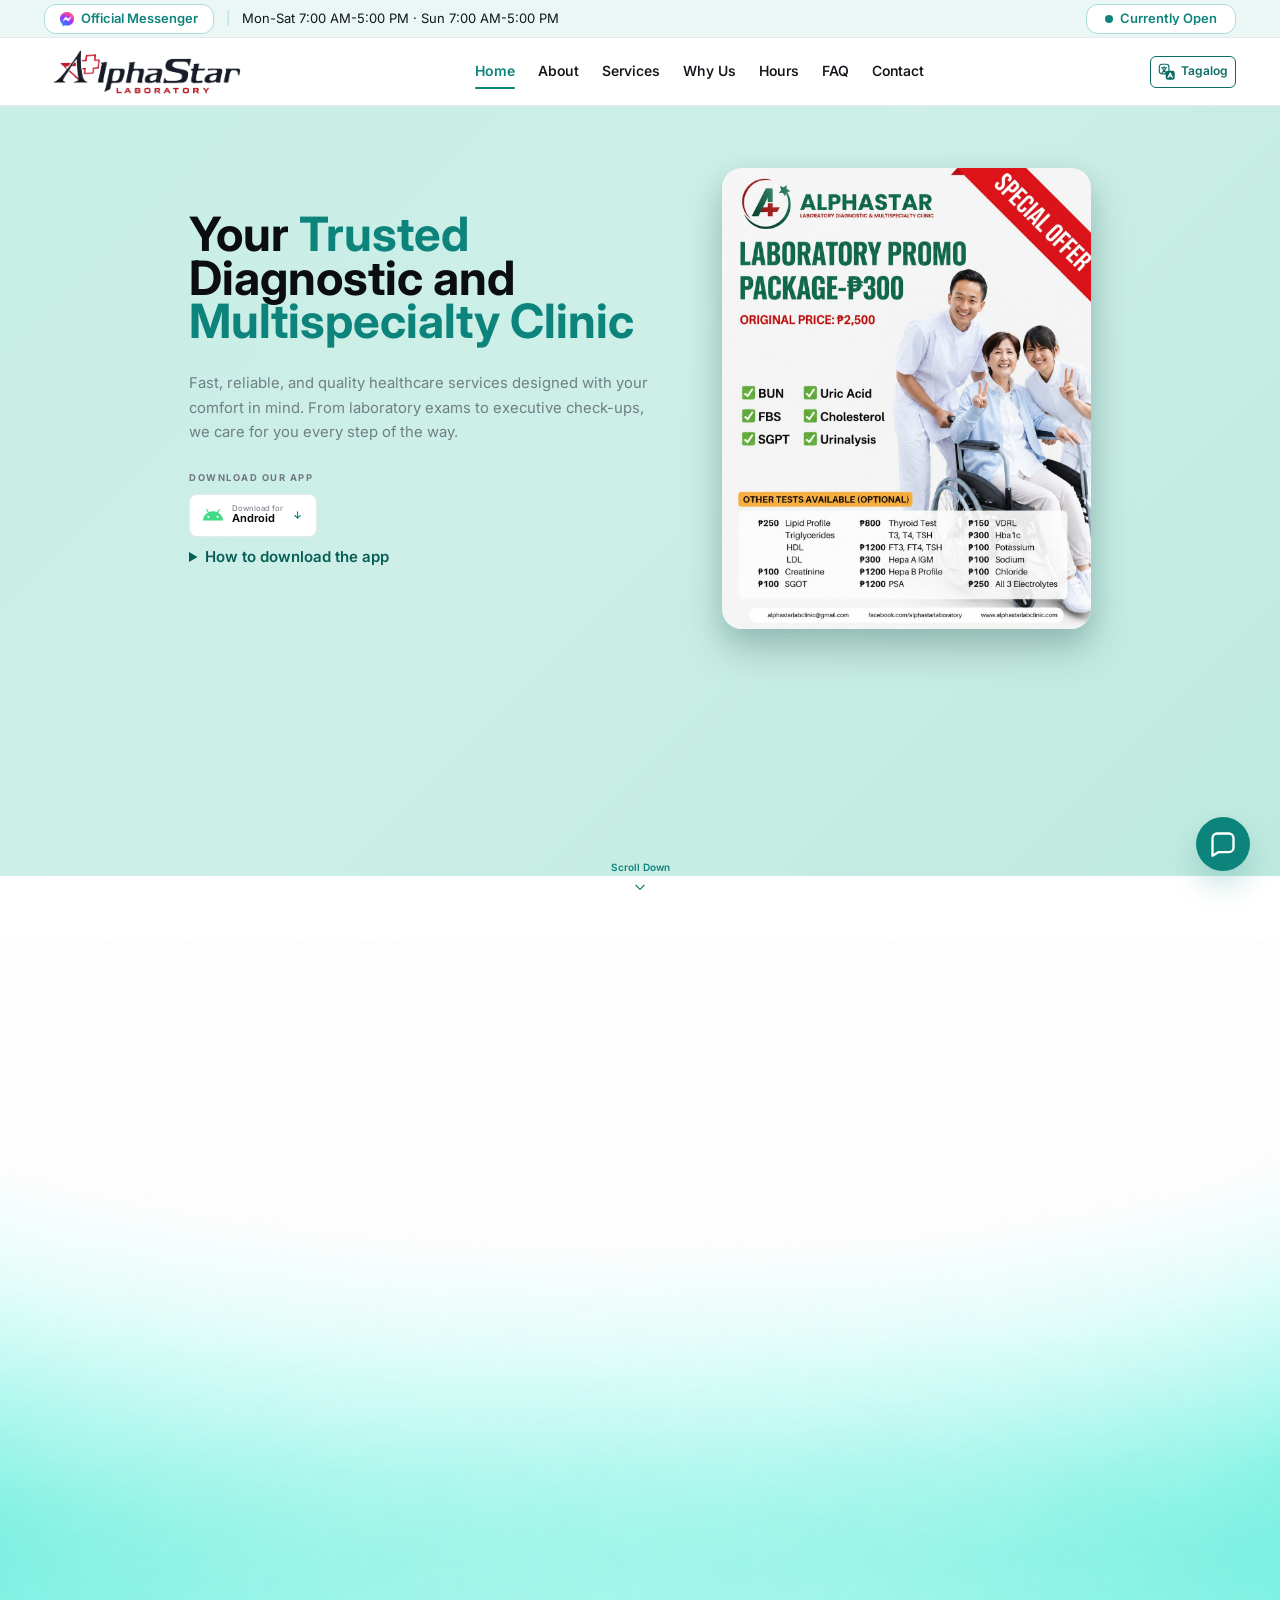
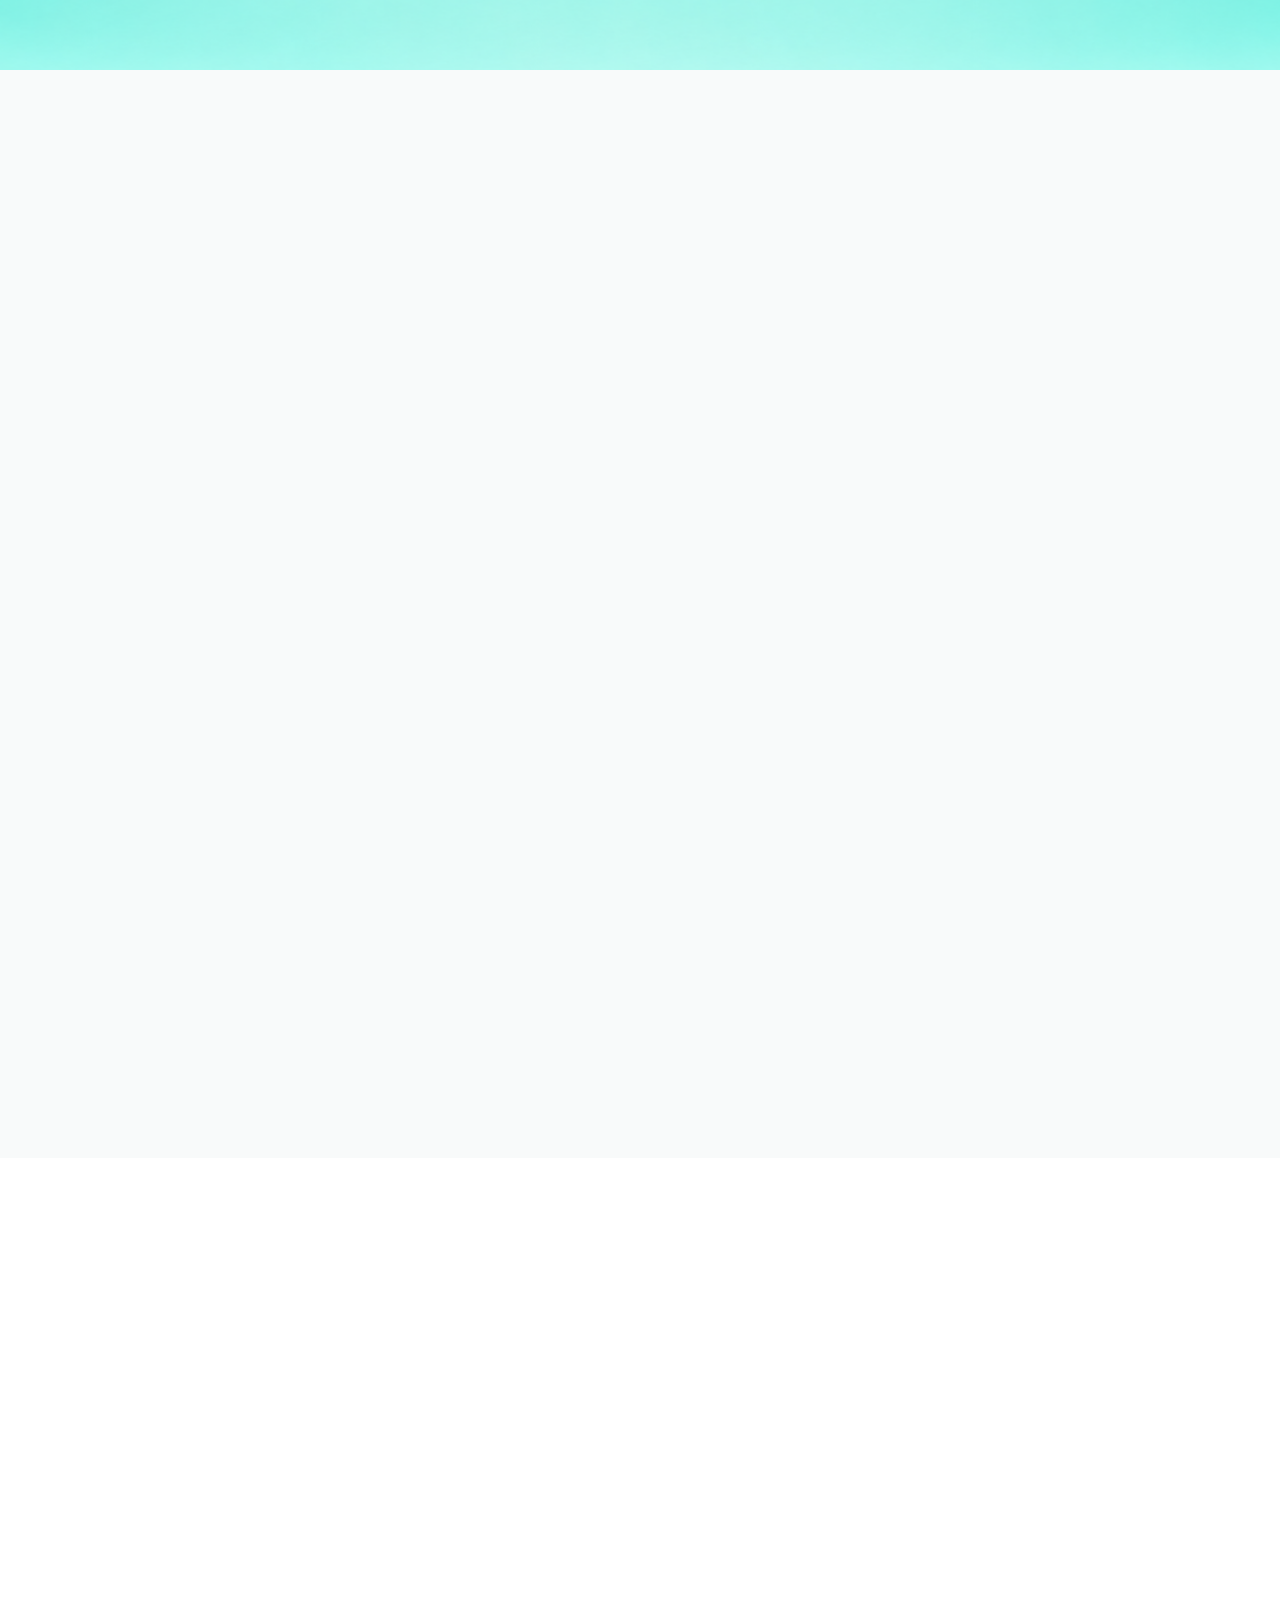
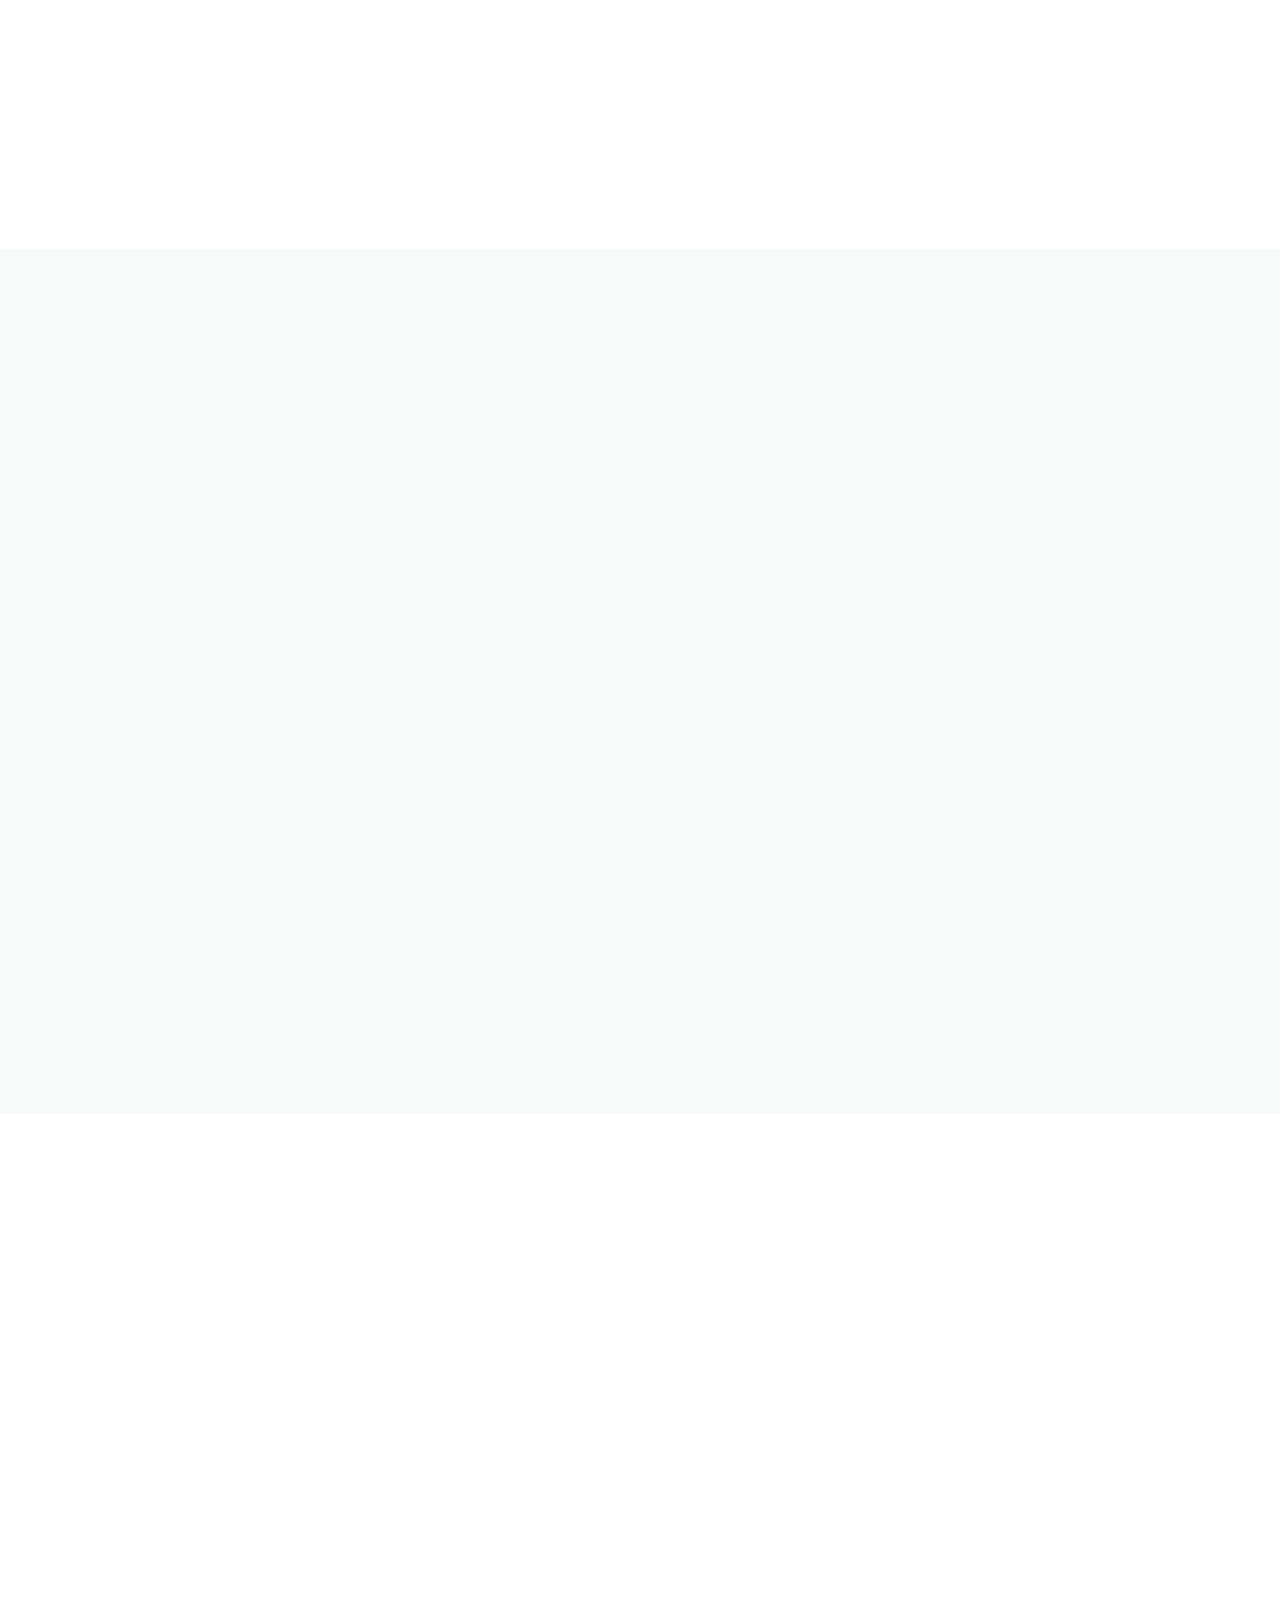
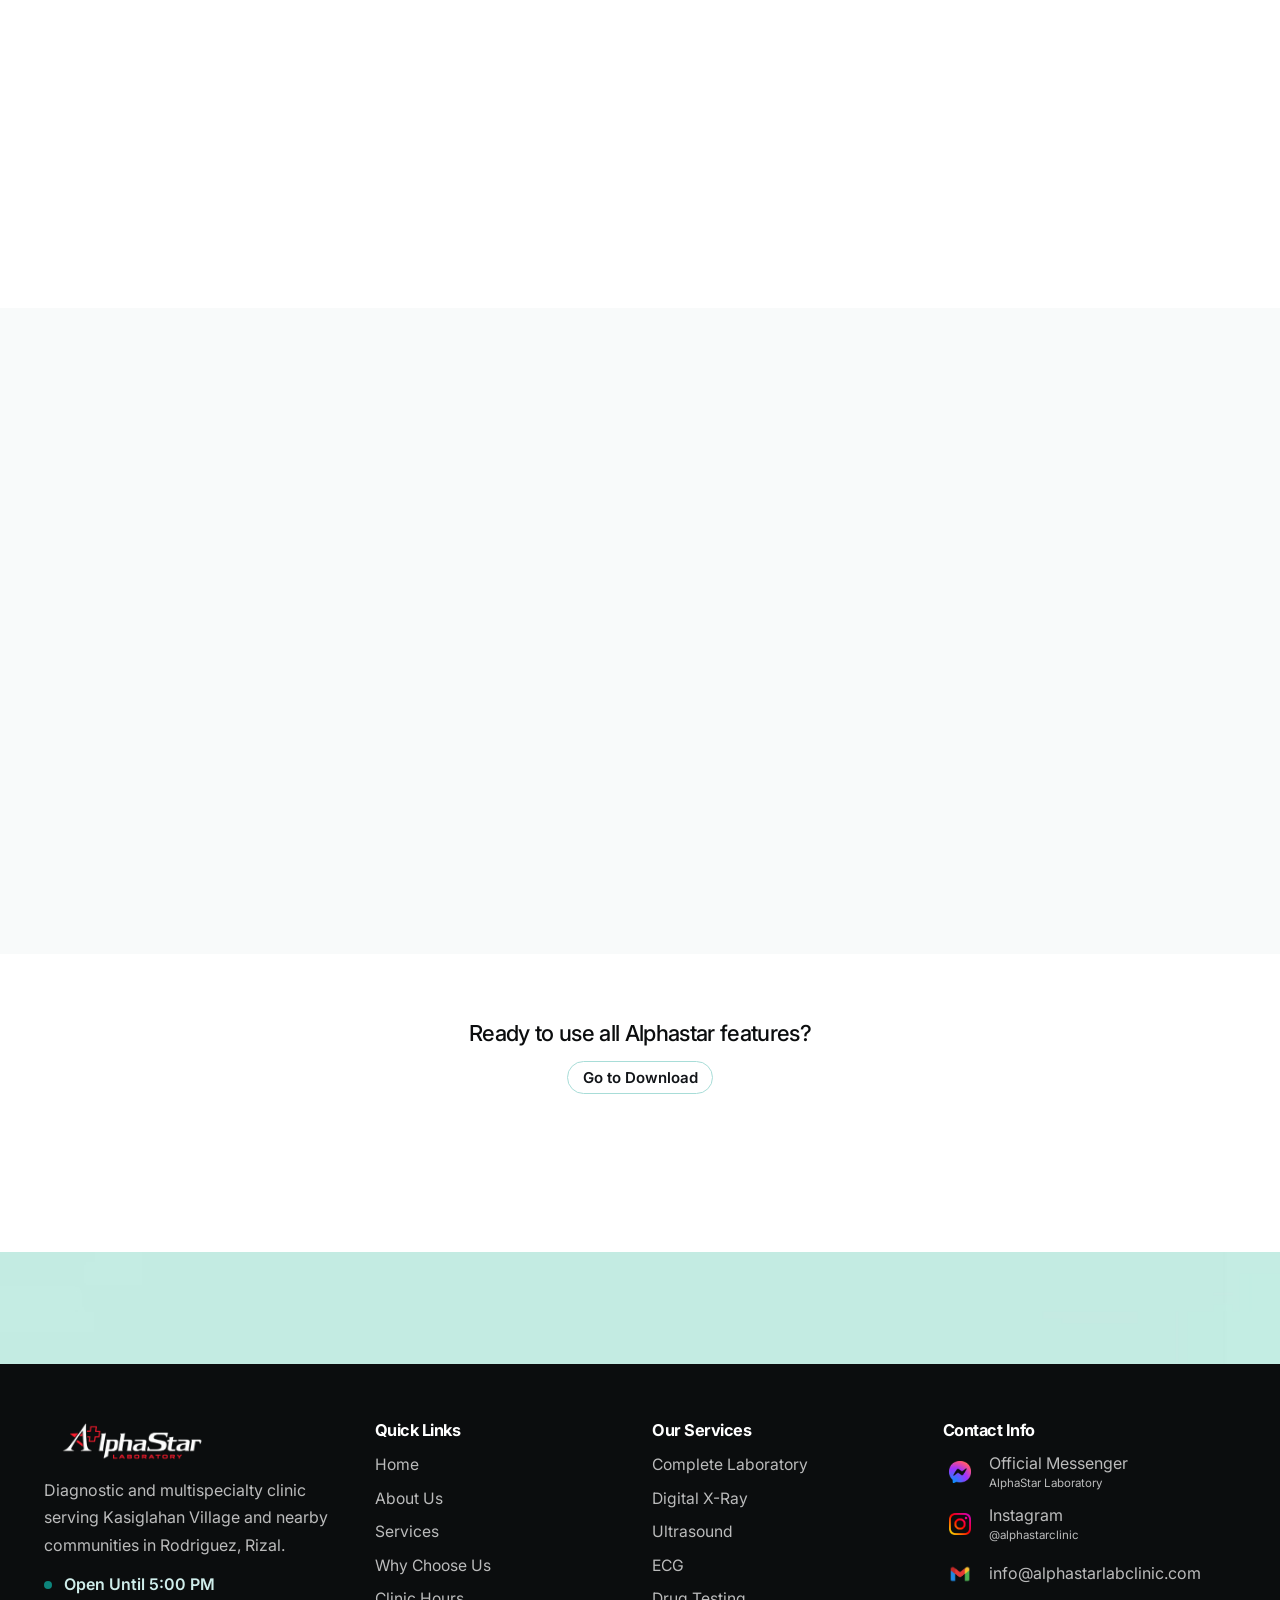
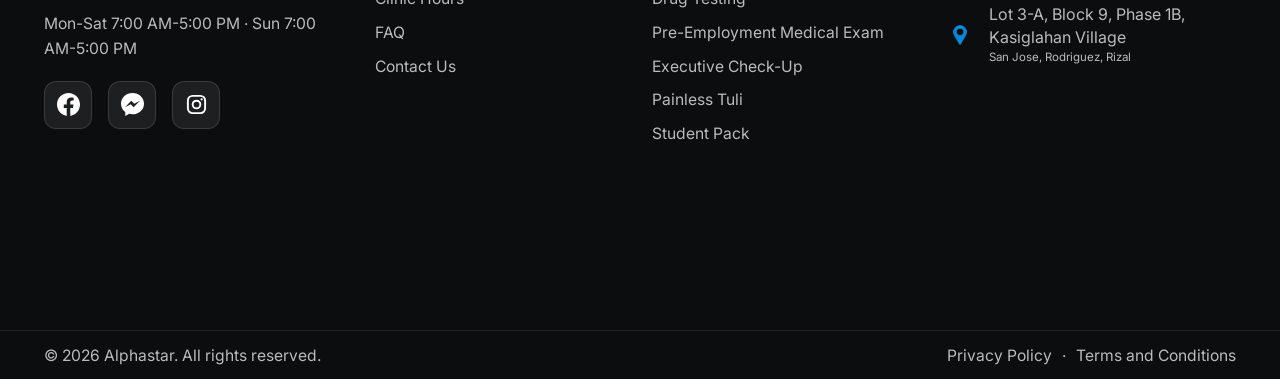
<file: index.html>
<!DOCTYPE html>
<html lang="en">
<head>
  <meta charset="UTF-8" />
  <meta name="viewport" content="width=device-width, initial-scale=1.0" />
  <meta name="description" content="Alphastar - Trusted laboratory, diagnostic, and multispecialty clinic in Rodriguez, Rizal." />
  <meta name="application-name" content="Alphastar" />
  <title>Alphastar - Diagnostic and Multispecialty Clinic</title>
  <link rel="canonical" href="https://alphastarkasiglahan.com/" />
  <link rel="icon" type="image/png" sizes="200x200" href="assets/images/alphastarlogo.png" />
  <link rel="apple-touch-icon" href="assets/images/alphastarlogo.png" />
  <meta property="og:type" content="website" />
  <meta property="og:site_name" content="Alphastar" />
  <meta property="og:title" content="Alphastar - Diagnostic and Multispecialty Clinic" />
  <meta property="og:description" content="Trusted laboratory, diagnostic, and multispecialty clinic in Rodriguez, Rizal." />
  <meta property="og:url" content="https://alphastarkasiglahan.com/" />
  <meta property="og:image" content="https://alphastarkasiglahan.com/assets/images/alphastarlogo.png" />
  <meta property="og:image:width" content="200" />
  <meta property="og:image:height" content="200" />
  <meta property="og:image:alt" content="Alphastar logo" />
  <link rel="preconnect" href="https://fonts.googleapis.com" />
  <link rel="preconnect" href="https://fonts.gstatic.com" crossorigin />
  <link href="https://fonts.googleapis.com/css2?family=Inter:wght@300;400;500;600;700;800&amp;display=swap" rel="stylesheet" />
  <link rel="stylesheet" href="assets/css/main.css" />
  <link rel="stylesheet" href="assets/css/navbar.css?v=20261012-2" />
  <link rel="stylesheet" href="assets/css/hero.css?v=20260906-3" />
  <link rel="stylesheet" href="assets/css/about.css" />
  <link rel="stylesheet" href="assets/css/services.css" />
  <link rel="stylesheet" href="assets/css/why-us.css" />
  <link rel="stylesheet" href="assets/css/hours.css" />
  <link rel="stylesheet" href="assets/css/faq.css?v=20261011-1" />
  <link rel="stylesheet" href="assets/css/contact.css" />
  <link rel="stylesheet" href="assets/css/footer.css?v=20261012-1" />
  <link rel="stylesheet" href="assets/css/floating-btn.css?v=20260913-1" />
  <link rel="stylesheet" href="assets/css/premium-redesign.css?v=20261011-3" />
  <link rel="stylesheet" href="assets/css/section-layout.css?v=20261126-tutorial-loading" />
  <link rel="stylesheet" href="assets/css/clinic-assistant.css?v=20261128-chat" />
  <link rel="stylesheet" href="assets/css/site-language.css?v=20261012-6" />
  <link rel="stylesheet" href="assets/css/mobile-chrome.css?v=20261103-2" />
</head>
<body>
  <nav id="navbar">
    <div class="navbar-topbar">
      <div class="container topbar-inner" id="clinic-info" role="region" aria-label="Clinic information">
        <div class="topbar-left">
          <div class="topbar-messenger-item">
            <a href="https://m.me/alphastarlaboratory" target="_blank" rel="noopener" class="topbar-phone" aria-label="Message Alpha Star Laboratory Clinic on Messenger">
              <img class="messenger-logo-icon topbar-phone-icon" src="assets/images/messenger.png" alt="" aria-hidden="true" />
              <span data-i18n="messenger.official">Official Messenger</span>
            </a>
          </div>
          <span class="topbar-divider">|</span>
          <span class="topbar-hours"><span class="topbar-hours-session"><span data-i18n="days.monSat">Mon-Sat</span> <span class="topbar-time-range">7:00 AM-5:00 PM</span></span><span class="topbar-hours-divider"> &middot; </span><span class="topbar-hours-session"><span data-i18n="days.sun">Sun</span> <span class="topbar-time-range">7:00 AM-5:00 PM</span></span></span>
        </div>
        <div class="topbar-right">
          <span class="topbar-walkin"><span class="pulse-dot green-pulse"></span><span class="topbar-open-text">Currently Open</span></span>
        </div>
      </div>
    </div>
    <div class="navbar-main">
      <div class="container navbar-inner">
        <button type="button" class="navbar-logo" onclick="scrollToSection('#home')" aria-label="Go to home" data-i18n-aria-label="action.home">
          <img src="assets/images/Logo.png" alt="Alpha Star Laboratory Clinic" class="navbar-wordmark" />
        </button>
        <ul class="navbar-links" id="navbar-links">
          <li><a href="#home" class="nav-link" data-section="home" data-i18n="nav.home">Home</a></li>
          <li><a href="#about" class="nav-link" data-section="about" data-i18n="nav.about">About</a></li>
          <li><a href="#services" class="nav-link" data-section="services" data-i18n="nav.services">Services</a></li>
          <li><a href="#why-us" class="nav-link" data-section="why-us" data-i18n="nav.why">Why Us</a></li>
          <li><a href="#hours" class="nav-link" data-section="hours" data-i18n="nav.hours">Hours</a></li>
          <li><a href="#faq" class="nav-link" data-section="faq" data-i18n="nav.faq">FAQ</a></li>
          <li><a href="#contact" class="nav-link" data-section="contact" data-i18n="nav.contact">Contact</a></li>
        </ul>
        <div class="navbar-cta-group">
          <button type="button" class="site-language-toggle language-switch" id="site-language-toggle" aria-label="Switch website to Tagalog" title="Switch website to Tagalog" hidden><span class="language-switch-box"><svg class="site-language-icon language-switch-icon" viewBox="0 0 28 28" fill="none" aria-hidden="true" focusable="false"><rect x="2" y="2" width="15" height="15" rx="4" stroke="currentColor" stroke-width="1.8" /><path d="M5.5 7.5h8M9.5 5.5v2M7.2 7.5c.4 3.7 2.4 5.8 5.5 7.4M11.8 7.5c-.4 3.7-2.4 5.8-5.5 7.4" stroke="currentColor" stroke-width="1.6" stroke-linecap="round" stroke-linejoin="round" /><rect x="12" y="12" width="14" height="14" rx="3.5" fill="currentColor" /><path d="m15.5 22.5 3.5-7 3.5 7M16.5 20.5h5" stroke="#fff" stroke-width="1.8" stroke-linecap="round" stroke-linejoin="round" /></svg><span class="site-language-label">Tagalog</span></span></button>
          <button type="button" class="hamburger-btn" id="hamburger-btn" aria-label="Open menu" aria-expanded="false" aria-controls="mobile-menu">
            <span class="hamburger-bar"></span>
            <span class="hamburger-bar"></span>
            <span class="hamburger-bar"></span>
          </button>
        </div>
      </div>
    </div>
    <div class="mobile-menu" id="mobile-menu" hidden inert>
      <div class="mobile-menu-header"><h2 id="mobile-menu-title">Menu</h2><button type="button" class="mobile-menu-close" id="mobile-menu-close" aria-label="Close menu" data-i18n-aria-label="menu.close">&times;</button></div>
      <div class="mobile-menu-links">
      <a href="#home" class="mobile-link" data-i18n="nav.home">Home</a>
      <a href="#about" class="mobile-link" data-i18n="nav.about">About</a>
      <a href="#services" class="mobile-link" data-i18n="nav.services">Services</a>
      <a href="#why-us" class="mobile-link" data-i18n="nav.why">Why Us</a>
      <a href="#hours" class="mobile-link" data-i18n="nav.hours">Hours</a>
      <a href="#faq" class="mobile-link" data-i18n="nav.faq">FAQ</a>
      <a href="#contact" class="mobile-link" data-i18n="nav.contact">Contact</a>
      </div>
    </div>
  </nav>
  <div class="mobile-menu-backdrop" id="mobile-menu-backdrop" hidden aria-hidden="true"></div>
  <main>
    <section id="home" class="hero-section">
      <div class="hero-bg-decor" aria-hidden="true">
        <div class="hero-outline hero-outline-1"></div>
        <div class="hero-outline hero-outline-2"></div>
        <div class="hero-circle hero-circle-1"></div>
        <div class="hero-circle hero-circle-2"></div>
      </div>
      <div class="container hero-grid">
        <div class="hero-content">
          <div class="hero-branding">
            <h1 class="hero-heading">
              <span class="hero-heading-line"><span data-i18n="hero.your">Your</span> <span class="text-teal" data-i18n="hero.trusted">Trusted</span></span>
              <span class="hero-heading-line" data-i18n="hero.diagnostic">Diagnostic and</span>
              <span class="hero-heading-line"><span class="text-teal" data-i18n="hero.clinic">Multispecialty Clinic</span></span>
            </h1>
          </div>
          <p class="hero-subtext" data-i18n="hero.intro">Fast, reliable, and quality healthcare services designed with your comfort in mind. From laboratory exams to executive check-ups, we care for you every step of the way.</p>
          <div id="app-download">
            <div class="hero-download hero-download-single">
              <p class="download-label" data-i18n="download.heading">DOWNLOAD OUR APP</p>
              <a class="app-download-btn android-download-btn" href="https://github.com/sambal01/alphastar-web/releases/download/mobile-v1.0.97/Alphastar-1.0.97-build98.apk" data-app-download data-download-missing="false" aria-disabled="false">
                <img src="assets/images/android-logo.svg" alt="" class="chrome-icon-img android-logo" aria-hidden="true" />
                <span class="chrome-btn-text"><span class="chrome-btn-sub" data-i18n="download.for">Download for</span> <span class="chrome-btn-main">Android</span></span>
                <span class="chrome-btn-arrow" aria-hidden="true"></span>
              </a>
            </div>
            <details class="download-guide">
              <summary><span id="download-guide-title" data-i18n="download.guide">How to download the app</span></summary>
              <div class="download-guide-player">
                <video controls playsinline preload="none" width="1280" height="720" aria-labelledby="download-guide-title" poster="assets/videos/how-to-download-poster.webp">
                  <source src="assets/videos/how-to-download.mp4?v=clear-guide-20261125" type="video/mp4" />
                  <a href="assets/videos/how-to-download.mp4?v=clear-guide-20261125" data-i18n="download.openGuide">Open the download guide video</a>
                </video>
                <div class="download-guide-loading" role="status" hidden>
                  <span data-i18n="download.loadingGuide">Loading tutorial&hellip;</span>
                </div>
              </div>
            </details>
          </div>
        </div>
        <div class="hero-image-wrap">
          <div class="hero-img-frame hero-offer-frame">
            <div class="offer-carousel hero-offer-carousel" data-offers role="region" aria-roledescription="carousel" aria-label="Alpha Star Clinic offers">
              <div class="offer-track" data-offer-track>
                <div class="offer-slide" data-offer-slide role="group" aria-roledescription="slide" aria-label="Offer 1 of 3">
                  <img src="assets/images/offer1.jpg" alt="Alpha Star laboratory promotion poster" width="1122" height="1402" fetchpriority="high" />
                </div>
                <div class="offer-slide" data-offer-slide role="group" aria-roledescription="slide" aria-label="Offer 2 of 3" aria-hidden="true">
                  <img src="assets/images/offer2.jpg" alt="Alpha Star circumcision package poster" width="1122" height="1402" loading="lazy" />
                </div>
                <div class="offer-slide offer-slide-fill" data-offer-slide role="group" aria-roledescription="slide" aria-label="Offer 3 of 3" aria-hidden="true">
                  <img src="assets/images/offer3.jpg" alt="Alpha Star services and packages poster" width="1080" height="1322" loading="lazy" />
                </div>
              </div>
            </div>
          </div>
        </div>
      </div>
    </section>

    <div class="hero-section-boundary">
      <button type="button" class="scroll-indicator" onclick="scrollToSection('#about')" aria-label="Scroll down" data-i18n-aria-label="action.scroll"><span data-i18n="action.scroll">Scroll Down</span><span class="scroll-arrow" aria-hidden="true"></span></button>
    </div>

    <section id="about" class="about-section content-section reveal">
      <div class="container">
        <div class="about-grid">
          <div class="about-content">
            <h2><span data-i18n="about.heading">Caring for Your Health with</span> <span class="text-teal" data-i18n="about.expertise">Expertise</span> <span data-i18n="word.and">and</span> <span class="text-teal" data-i18n="about.compassion">Compassion</span></h2>
            <p data-i18n="about.intro">AlphaStar Laboratory Diagnostic and Multi-Specialty Clinic serves Kasiglahan Village and nearby communities in Rodriguez, Rizal.</p>
            <p data-i18n="about.visit">Planning a check-up or diagnostic test? Contact the clinic to confirm provider schedules, preparation requirements, and availability before your visit.</p>
          </div>
          <div class="about-image-side">
            <div class="about-img-wrap">
              <img src="assets/images/staff.jpg" alt="Healthcare professional caring for a child in a clinic" data-i18n-alt="about.image" class="about-img" width="1130" height="1392" />
              <div class="about-img-border-frame"></div>
            </div>
          </div>
        </div>
      </div>
    </section>

    <section id="services" class="services-section content-section reveal">
      <div class="container">
        <div class="section-header">
          <h2><span data-i18n="services.our">Our</span> <span class="text-teal" data-i18n="services.medical">Medical</span> <span data-i18n="services.services">Services</span></h2>
          <p data-i18n="services.intro">Published diagnostic and healthcare services are shown below. Confirm provider schedules, preparation, pricing, and availability before visiting.</p>
        </div>
        <div class="services-grid" id="services-grid"></div>
        <div class="services-cta">
          <p data-i18n="services.more">Need a service not listed above? Contact us and we will help you find the right care.</p>
        </div>
      </div>
    </section>

    <section id="why-us" class="why-section content-section reveal">
      <div class="container">
        <div class="section-header">
          <h2><span data-i18n="why.patients">Why Patients</span> <span class="text-teal" data-i18n="why.choose">Choose</span> <span data-i18n="why.us">Us</span></h2>
          <p data-i18n="why.intro">Verified clinic information, with changing details clearly marked for confirmation.</p>
        </div>
        <div class="why-grid">
          <article class="why-card">
            <div class="why-feature-icon why-feature-icon-doctor" aria-hidden="true">
              <img src="assets/images/doctor.png" alt="" width="96" height="96" />
            </div>
            <h3 data-i18n="why.doctor">Doctor Services</h3>
            <p data-i18n="why.doctorDesc">Regular check-ups, employment requirements, vaccinations, and executive check-ups are listed among the clinic services.</p>
          </article>
          <article class="why-card">
            <div class="why-feature-icon" aria-hidden="true">
              <img src="assets/images/lab.png" alt="" width="96" height="96" />
            </div>
            <h3 data-i18n="why.lab">Laboratory Testing</h3>
            <p data-i18n="why.labDesc">Published services include automated blood chemistry, CBC, urinalysis, and other available laboratory tests.</p>
          </article>
          <article class="why-card">
            <div class="why-feature-icon why-feature-icon-hours" aria-hidden="true">
              <img src="assets/images/hours.png" alt="" width="96" height="96" />
            </div>
            <h3 class="why-release-title"><span data-i18n="why.testSpecific">Test-Specific</span> <span data-i18n="why.release">Release Times</span></h3>
            <p data-i18n="why.releaseDesc">Release schedules vary by test and processing requirements. Ask staff for the expected release time.</p>
          </article>
          <article class="why-card">
            <div class="why-feature-icon" aria-hidden="true">
              <img src="assets/images/twenty47.png" alt="" width="96" height="96" />
            </div>
            <h3 data-i18n="why.hours">Convenient Hours</h3>
            <p data-i18n="why.hoursDesc">The regular schedule covers Monday through Sunday. Holiday closures or adjusted hours should be confirmed in advance.</p>
          </article>
        </div>
        <div class="why-cta-banner" role="region" aria-roledescription="carousel" aria-label="Clinic visit and questions">
          <div class="cta-banner-decor-1"></div>
          <div class="cta-banner-decor-2"></div>
          <div class="cta-banner-content">
            <div class="cta-banner-copy why-cta-slides" id="why-cta-slides" aria-live="off">
              <div class="why-cta-track">
                <div class="why-cta-slide is-active" data-cta-action="home" role="group" aria-roledescription="slide" aria-label="1 of 2">
                  <h3 data-i18n="banner.visit">Planning a clinic visit?</h3>
                  <p data-i18n="banner.visitDesc">Download the app to view clinic updates and access mobile features.</p>
                </div>
                <div class="why-cta-slide" data-cta-action="faq" role="group" aria-roledescription="slide" aria-label="2 of 2" aria-hidden="true">
                  <h3 data-i18n="banner.question">Have a question?</h3>
                  <p data-i18n="banner.questionDesc">Ask us about services, test preparation, or clinic information. We are here to help.</p>
                </div>
              </div>
            </div>
            <div class="cta-banner-btns">
              <button type="button" class="cta-arrow-btn" aria-label="Go to Home"><span class="visually-hidden">Go to Home</span><span class="cta-arrow-icon" aria-hidden="true"></span></button>
            </div>
          </div>
        </div>
      </div>
    </section>

    <section id="hours" class="hours-section content-section reveal">
      <div class="container">
        <div class="section-header">
          <h2><span data-i18n="hours.clinic">Clinic</span> <span class="text-teal" data-i18n="hours.hours">Hours</span> <span data-i18n="hours.availability">&amp; Availability</span></h2>
          <p data-i18n="hours.intro">Regular hours are listed below in Philippine time. Holiday schedules may differ.</p>
        </div>
        <div class="hours-grid">
          <div class="hours-schedule-card">
            <div class="hours-card-header">
              <div class="hours-card-title">
                <div><strong data-i18n="hours.weekly">Weekly Schedule</strong><span data-i18n="hours.daily">Open daily from 7:00 AM to 5:00 PM</span></div>
              </div>
              <div class="open-now-badge"><span class="hours-open-state">Currently Open</span></div>
            </div>
            <div class="days-list" id="days-list"></div>
            <div class="hours-note">
              <span data-i18n="hours.note">Hours may vary on holidays. Please message the clinic before visiting.</span>
            </div>
          </div>
          <div class="hours-info-cards">
            <div class="info-card-teal">
              <h3 data-i18n="hours.support">Staff Support</h3>
              <p data-i18n="hours.supportDesc">Chat with clinic staff daily from 7:00 AM to 5:00 PM (Philippine time).</p>
              <button type="button" class="btn-white-teal hours-home-btn" onclick="scrollToSection('#contact')" data-i18n="hours.support">Staff Support</button>
            </div>
            <div class="info-card-white">
              <h3 data-i18n="hours.contact">Quick Contact</h3>
              <a href="https://m.me/alphastarlaboratory" target="_blank" rel="noopener" class="quick-contact-row">
                <div><small data-i18n="messenger.official">Official Messenger</small><strong>AlphaStar Laboratory</strong></div>
              </a>
              <div class="quick-contact-row">
                <div><small data-i18n="contact.location">Location</small><strong>Kasiglahan Village, Rodriguez</strong></div>
              </div>
            </div>
            <div class="info-card-teal">
              <div class="walkin-row">
                <strong data-i18n="hours.walkin">Walk-in Availability Varies</strong>
              </div>
              <p data-i18n="hours.walkinDesc">Drug-testing walk-ins are accepted. Confirm consultations, imaging, vaccines, packages, and specialized tests first.</p>
            </div>
          </div>
        </div>
      </div>
    </section>

    <section id="faq" class="faq-section content-section reveal">
      <div class="container">
        <div class="section-header">
          <h2><span data-i18n="faq.frequently">Frequently Asked</span> <span class="text-teal" data-i18n="faq.questions">Questions</span></h2>
          <p data-i18n="faq.intro">Find answers about Alphastar Mobile, medical forms, Staff Support, and clinic visits.</p>
        </div>
        <div class="faq-grid faq-grid-centered">
          <div class="faq-content">
            <div class="faq-accordion" id="faq-accordion"></div>
          </div>
        </div>
      </div>
    </section>

    <section id="contact" class="contact-section content-section reveal">
      <div class="container">
        <div class="section-header">
          <h2><span data-i18n="contact.contact">Contact</span> <span class="text-teal" data-i18n="contact.us">Us</span> <span data-i18n="contact.today">Today</span></h2>
          <p data-i18n="contact.intro">Message the clinic for questions.</p>
        </div>
        <div class="contact-grid contact-grid-centered">
          <div class="contact-info-side" role="region" aria-label="Clinic map and contact details">
            <div class="map-placeholder">
              <div class="map-live-frame">
                <iframe class="map-embed" src="https://maps.google.com/maps?q=Lot%203-A%20Block%209%20Phase%201B%20Kasiglahan%20Village%20San%20Jose%20Rodriguez%20Rizal&amp;z=17&amp;output=embed" loading="lazy" referrerpolicy="no-referrer-when-downgrade" title="Alpha Star Laboratory Clinic map"></iframe>
                <div class="map-center-pin"><div><span class="map-center-marker"><svg width="18" height="18" viewBox="0 0 24 24" fill="currentColor" aria-hidden="true"><path d="M12 2C8.13 2 5 5.13 5 9c0 5.25 7 13 7 13s7-7.75 7-13c0-3.87-3.13-7-7-7zm0 9.5c-1.38 0-2.5-1.12-2.5-2.5s1.12-2.5 2.5-2.5 2.5 1.12 2.5 2.5-1.12 2.5-2.5 2.5z"></path></svg></span><div class="map-center-label">Alpha Star Clinic</div></div></div>
              </div>
              <div class="map-footer"><span>Lot 3-A, Block 9, Phase 1B, Kasiglahan Village, San Jose, Rodriguez, Rizal</span><a href="https://maps.google.com/?q=Lot+3-A+Block+9+Phase+1B+Kasiglahan+Village+San+Jose+Rodriguez+Rizal" target="_blank" rel="noopener" class="map-directions-link">Get Directions</a></div>
            </div>
            <div class="contact-info-cards" role="region" aria-label="Clinic contact details">
              <a href="https://m.me/alphastarlaboratory" target="_blank" rel="noopener" class="info-card-item">
                <span class="info-icon info-icon-teal" aria-hidden="true">
                  <img class="messenger-logo-icon" src="assets/images/messenger.png" alt="" aria-hidden="true" />
                </span>
                <div>
                  <small data-i18n="messenger.official">Official Messenger</small>
                  <strong>AlphaStar Laboratory</strong>
                  <span data-i18n="contact.availability">Message the clinic for current availability</span>
                </div>
              </a>
              <a href="mailto:info@alphastarlabclinic.com" class="info-card-item">
                <span class="info-icon info-icon-teal info-icon-email" aria-hidden="true">
                  <img class="system-email-icon" src="assets/images/email.png" alt="" aria-hidden="true" />
                </span>
                <div>
                  <small data-i18n="contact.email">Email Address</small>
                  <strong>info@alphastarlabclinic.com</strong>
                  <span data-i18n="contact.officialEmail">Official clinic email</span>
                </div>
              </a>
              <a href="https://maps.google.com/?q=Lot+3-A+Block+9+Phase+1B+Kasiglahan+Village+San+Jose+Rodriguez+Rizal" target="_blank" rel="noopener" class="info-card-item">
                <span class="info-icon info-icon-teal" aria-hidden="true">
                  <img class="system-location-icon" src="assets/images/location.png" alt="" aria-hidden="true" />
                </span>
                <div>
                  <small data-i18n="contact.address">Clinic Address</small>
                  <strong>Lot 3-A, Block 9, Phase 1B</strong>
                  <span data-i18n="contact.near">Kasiglahan Village, San Jose, Rodriguez, Rizal (near McDonald's Kasiglahan)</span>
                </div>
              </a>
              <a href="#hours" class="info-card-item">
                <span class="info-icon info-icon-teal info-icon-hours" aria-hidden="true">
                  <img class="system-clock-icon" src="assets/images/clock.png" alt="" aria-hidden="true" />
                </span>
                <div>
                  <small data-i18n="contact.hours">Clinic Hours</small>
                  <strong data-i18n="contact.monSat">Mon-Sat: 7:00 AM-5:00 PM</strong>
                  <span data-i18n="contact.sun">Sunday: 7:00 AM-5:00 PM</span>
                </div>
              </a>
            </div>
          </div>
        </div>
      </div>
    </section>
    <section class="bottom-cta" aria-labelledby="bottom-cta-title">
      <div class="container bottom-cta-inner">
        <h2 id="bottom-cta-title" data-i18n="bottom.ready">Ready to use all Alphastar features?</h2>
        <div class="bottom-cta-actions">
          <button type="button" class="btn-outline-teal bottom-cta-secondary" onclick="scrollToSection('#home')" data-i18n="bottom.download">Go to Download</button>
        </div>
      </div>
    </section>
    <img class="contact-bottom-image" src="assets/images/traingledaw.jpg" alt="" aria-hidden="true" />
  </main>  <footer class="site-footer">
    <div class="container footer-grid">
      <div class="footer-brand">
        <img src="assets/images/Logo2 (2).png" alt="Alpha Star Laboratory Clinic" class="footer-logo footer-logo-image" />
        <p data-i18n="footer.intro">Diagnostic and multispecialty clinic serving Kasiglahan Village and nearby communities in Rodriguez, Rizal.</p>
        <div class="footer-open-status"><span class="pulse-dot green-pulse"></span><span class="footer-open-text">Checking regular hours&hellip;</span></div>
        <small class="footer-hours-text" data-i18n="footer.hours">Mon-Sat 7:00 AM-5:00 PM &middot; Sun 7:00 AM-5:00 PM</small>
        <div class="footer-socials">
          <a href="https://www.facebook.com/alphastarlaboratory/" target="_blank" rel="noopener" class="social-btn" aria-label="Official AlphaStar Facebook"><svg class="footer-social-icon" viewBox="0 0 24 24" fill="currentColor" aria-hidden="true"><path d="M24 12.073c0-6.627-5.373-12-12-12S0 5.446 0 12.073c0 5.99 4.388 10.954 10.125 11.854v-8.385H7.078v-3.47h3.047V9.43c0-3.007 1.792-4.669 4.533-4.669 1.312 0 2.686.235 2.686.235v2.953H15.83c-1.491 0-1.956.925-1.956 1.874v2.25h3.328l-.532 3.47h-2.796v8.385C19.612 23.027 24 18.062 24 12.073z"></path></svg></a>
          <a href="https://m.me/alphastarlaboratory" target="_blank" rel="noopener" class="social-btn" aria-label="Official AlphaStar Messenger"><svg class="footer-social-icon" viewBox="0 0 24 24" fill="currentColor" aria-hidden="true"><path d="M12 0C5.373 0 0 4.975 0 11.111c0 3.497 1.745 6.616 4.472 8.652V24l4.086-2.242c1.09.301 2.246.464 3.442.464 6.627 0 12-4.975 12-11.111S18.627 0 12 0zm1.193 14.963l-3.056-3.259-5.963 3.259 6.559-6.963 3.13 3.259 5.889-3.259-6.559 6.963z"></path></svg></a>
          <a href="https://www.instagram.com/alphastarclinic?igsi=MXM4amE1MG03ajd6ZA==" target="_blank" rel="noopener" class="social-btn" aria-label="Official AlphaStar Instagram"><svg class="footer-social-icon" viewBox="0 0 24 24" fill="none" aria-hidden="true"><rect x="3" y="3" width="18" height="18" rx="5" stroke="currentColor" stroke-width="2"></rect><circle cx="12" cy="12" r="4" stroke="currentColor" stroke-width="2"></circle><circle cx="17.4" cy="6.6" r="1.2" fill="currentColor"></circle></svg></a>
        </div>
      </div>
      <div class="footer-col"><h4 data-i18n="footer.links">Quick Links</h4><ul><li><a href="#home" data-i18n="nav.home">Home</a></li><li><a href="#about" data-i18n="footer.about">About Us</a></li><li><a href="#services" data-i18n="nav.services">Services</a></li><li><a href="#why-us" data-i18n="footer.why">Why Choose Us</a></li><li><a href="#hours" data-i18n="contact.hours">Clinic Hours</a></li><li><a href="#faq" data-i18n="nav.faq">FAQ</a></li><li><a href="#contact" data-i18n="footer.contact">Contact Us</a></li></ul></div>
      <div class="footer-col"><h4 data-i18n="footer.services">Our Services</h4><ul><li><a href="#services" data-i18n="service.1.title">Complete Laboratory</a></li><li><a href="#services" data-i18n="service.2.title">Digital X-Ray</a></li><li><a href="#services" data-i18n="service.3.title">Ultrasound</a></li><li><a href="#services" data-i18n="service.4.title">ECG</a></li><li><a href="#services" data-i18n="service.5.title">Drug Testing</a></li><li><a href="#services" data-i18n="service.6.title">Pre-Employment Medical Exam</a></li><li><a href="#services" data-i18n="service.7.title">Executive Check-Up</a></li><li><a href="#services" data-i18n="service.11.title">Painless Tuli</a></li><li><a href="#services" data-i18n="service.12.title">Student Pack</a></li></ul></div>
      <div class="footer-col">
        <h4 data-i18n="footer.contactInfo">Contact Info</h4>
        <div class="footer-contact-list">
          <a href="https://m.me/alphastarlaboratory" target="_blank" rel="noopener" class="footer-contact-item footer-contact-link"><span class="footer-ci-icon" aria-hidden="true"><img class="footer-contact-icon footer-contact-img" src="assets/images/messenger.png" alt="" /></span><div><span data-i18n="messenger.official">Official Messenger</span><small>AlphaStar Laboratory</small></div></a>
          <a href="https://www.instagram.com/alphastarclinic?igsi=MXM4amE1MG03ajd6ZA==" target="_blank" rel="noopener" class="footer-contact-item footer-contact-link"><span class="footer-ci-icon" aria-hidden="true"><img class="footer-contact-icon footer-contact-img footer-instagram-icon" src="assets/images/instagram2.png" alt="" /></span><div><span>Instagram</span><small>@alphastarclinic</small></div></a>
          <a href="mailto:info@alphastarlabclinic.com" class="footer-contact-item footer-contact-link"><span class="footer-ci-icon" aria-hidden="true"><img class="footer-contact-icon footer-contact-img footer-email-icon" src="assets/images/email.png" alt="" /></span><span>info@alphastarlabclinic.com</span></a>
          <a href="https://maps.google.com/?q=Lot+3-A+Block+9+Phase+1B+Kasiglahan+Village+San+Jose+Rodriguez+Rizal" target="_blank" rel="noopener" class="footer-contact-item footer-contact-link"><span class="footer-ci-icon" aria-hidden="true"><img class="footer-contact-icon footer-contact-img" src="assets/images/location.png" alt="" /></span><div><span>Lot 3-A, Block 9, Phase 1B, Kasiglahan Village</span><small>San Jose, Rodriguez, Rizal</small></div></a>
        </div>
      </div>
    </div>
    <div class="footer-bottom">
      <div class="container footer-bottom-inner">
        <span>&copy; <span id="current-year">2026</span> Alphastar. <span data-i18n="footer.rights">All rights reserved.</span></span>
        <nav class="footer-legal" aria-label="Legal information" data-i18n-aria-label="a11y.legal">
          <a href="privacy-policy.html" class="footer-legal-link" data-i18n="footer.privacy">Privacy Policy</a>
          <span aria-hidden="true">&middot;</span>
          <a href="terms-and-conditions.html" class="footer-legal-link" data-i18n="footer.terms">Terms and Conditions</a>
        </nav>
      </div>
    </div>
  </footer>

  <div class="fab-container" id="fab-container" hidden>
    <div class="fab-prompt" id="fab-prompt" role="status" aria-live="polite" aria-atomic="true"></div>
    <div class="clinic-chat" id="fab-menu" role="dialog" aria-labelledby="clinic-chat-title" aria-describedby="clinic-chat-notice" aria-hidden="true" inert hidden>
      <header class="clinic-chat-header">
        <div class="clinic-chat-heading">
          <h2 id="clinic-chat-title" tabindex="-1">CHAT WITH US</h2>
        </div>
        <button type="button" class="clinic-chat-language language-switch" id="clinic-chat-language" aria-label="Switch to Tagalog" title="Switch to Tagalog"><span class="language-switch-box"><svg class="language-switch-icon" viewBox="0 0 28 28" fill="none" aria-hidden="true" focusable="false"><rect x="2" y="2" width="15" height="15" rx="4" stroke="currentColor" stroke-width="1.8" /><path d="M5.5 7.5h8M9.5 5.5v2M7.2 7.5c.4 3.7 2.4 5.8 5.5 7.4M11.8 7.5c-.4 3.7-2.4 5.8-5.5 7.4" stroke="currentColor" stroke-width="1.6" stroke-linecap="round" stroke-linejoin="round" /><rect x="12" y="12" width="14" height="14" rx="3.5" fill="currentColor" /><path d="m15.5 22.5 3.5-7 3.5 7M16.5 20.5h5" stroke="#0d847b" stroke-width="1.8" stroke-linecap="round" stroke-linejoin="round" /></svg><span class="clinic-chat-language-label">Tagalog</span></span></button>
        <button type="button" class="clinic-chat-header-button" id="clinic-chat-close" onclick="closeFab()" aria-label="Close Alphastar Assistant"><svg viewBox="0 0 24 24" fill="none" aria-hidden="true"><path d="m6 6 12 12M18 6 6 18" stroke="currentColor" stroke-width="1.8" stroke-linecap="round" /></svg></button>
      </header>
      <p class="visually-hidden" id="clinic-chat-notice">Automated guide, not live staff. Don&apos;t share PINs, passwords, codes, or medical results.</p>
      <div class="clinic-chat-intro" id="clinic-chat-intro" role="status" aria-live="polite" hidden>
        <span class="clinic-chat-loading-line" aria-hidden="true"></span>
        <p id="clinic-chat-intro-text">Connecting…</p>
      </div>
      <div class="clinic-chat-body" id="clinic-chat-body">
        <div class="clinic-chat-messages" id="clinic-chat-messages" role="log" aria-label="Alphastar chat messages" aria-live="polite" aria-relevant="additions text"></div>
        <div class="clinic-chat-topics" id="clinic-chat-topics" role="group" aria-label="Suggested clinic topics"></div>
        <div class="clinic-chat-typing" id="clinic-chat-typing" aria-hidden="true" hidden>
          <img class="clinic-chat-avatar" src="assets/images/alphastarlogo.png" width="40" height="40" alt="" />
          <div class="clinic-chat-typing-content">
            <div class="clinic-chat-typing-bubble"><span class="clinic-chat-typing-dot"></span><span class="clinic-chat-typing-dot"></span><span class="clinic-chat-typing-dot"></span></div>
            <p class="clinic-chat-typing-label" id="clinic-chat-typing-label">Alphastar is typing…</p>
          </div>
        </div>
      </div>
      <p class="clinic-chat-status" id="clinic-chat-status" role="status" aria-live="polite"></p>
      <form class="clinic-chat-composer" id="clinic-chat-form">
        <label class="visually-hidden" id="clinic-chat-input-label" for="clinic-chat-input">Your question about Alphastar</label>
        <textarea id="clinic-chat-input" rows="1" maxlength="600" placeholder="Type your message..." autocomplete="off" spellcheck="true" enterkeyhint="send"></textarea>
        <button type="submit" id="clinic-chat-send" class="clinic-chat-send" aria-label="Send message" disabled><svg viewBox="0 0 24 24" fill="none" aria-hidden="true"><path d="m21 3-7 18-4-7-7-4 18-7ZM21 3 10 14" stroke="currentColor" stroke-width="1.8" stroke-linecap="round" stroke-linejoin="round" /></svg></button>
      </form>
    </div>
    <button type="button" class="fab-main" id="fab-main" onclick="toggleFab()" aria-expanded="false" aria-controls="fab-menu" aria-label="Open Alphastar Assistant"><span class="fab-main-ring"></span><span class="fab-main-core"><span class="fab-icon fab-icon-calendar" aria-hidden="true"><svg width="22" height="22" viewBox="0 0 24 24" fill="none"><path d="M21 15a4 4 0 0 1-4 4H8l-5 3V7a4 4 0 0 1 4-4h10a4 4 0 0 1 4 4v8z" stroke="currentColor" stroke-width="2" stroke-linecap="round" stroke-linejoin="round"></path></svg></span><span class="fab-icon fab-icon-plus" aria-hidden="true"><svg width="22" height="22" viewBox="0 0 24 24" fill="none"><path d="M12 5v14M5 12h14" stroke="currentColor" stroke-width="2" stroke-linecap="round" stroke-linejoin="round"></path></svg></span></span></button>
  </div>

  <script src="assets/js/site-config.js?v=20261128-98"></script>
  <script src="assets/js/site-language.js?v=20261126-tutorial-loading"></script>
  <script src="assets/js/main.js?v=20261126-tutorial-loading"></script>
  <script src="assets/js/navbar.js?v=20261102-1"></script>
  <script src="assets/js/services.js?v=20261110-80"></script>
  <script src="assets/js/why-us.js?v=20261011-2"></script>
  <script src="assets/js/faq.js?v=20261110-80"></script>
  <script src="assets/js/heart-reaction.js?v=20260409-4"></script>
  <script src="assets/js/human-chat.js?v=20261115-chat-flow"></script>
  <script src="assets/js/clinic-assistant.js?v=20261128-about"></script>
  <script src="assets/js/clinic-assistant-security.js?v=20261018-1"></script>
  <script src="assets/js/clinic-assistant-flow.js?v=20261128-chat"></script>
  <script src="assets/js/floating-btn.js?v=20261110-80"></script>
</body>
</html>
</file>
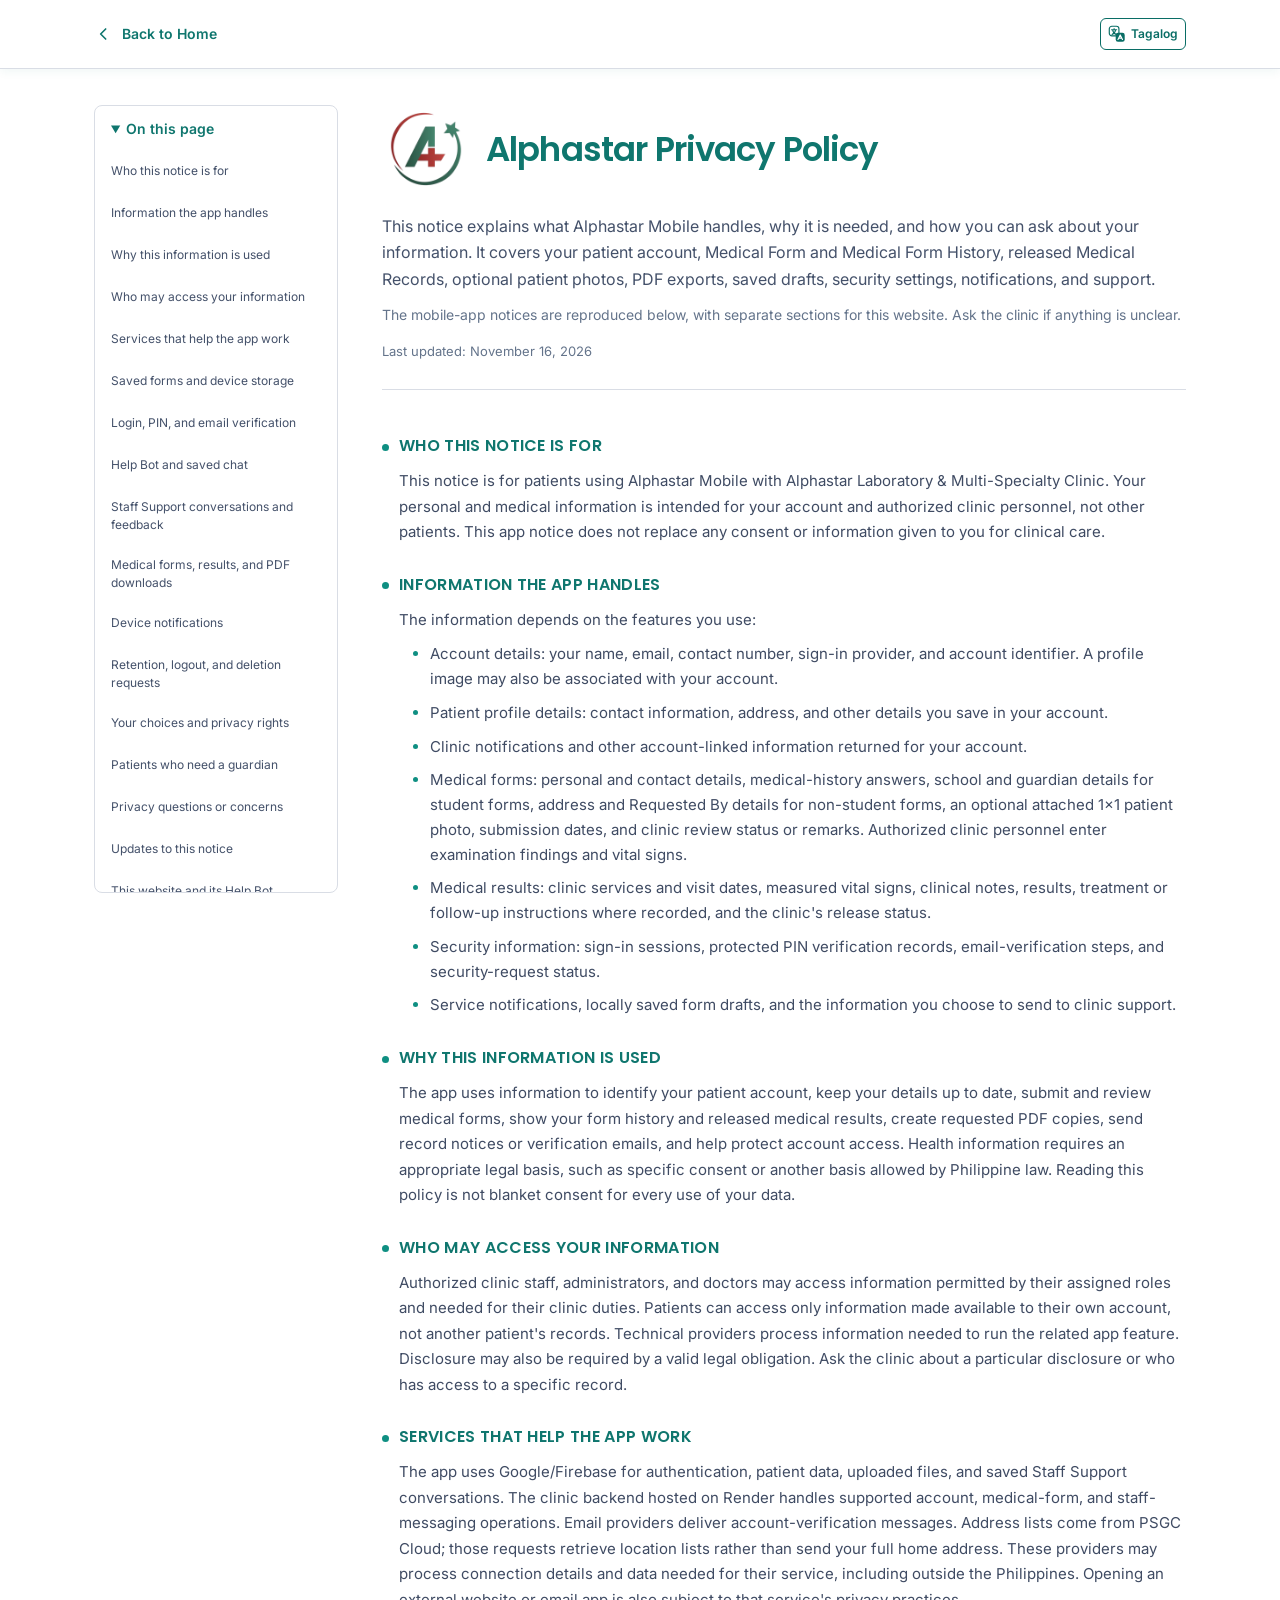
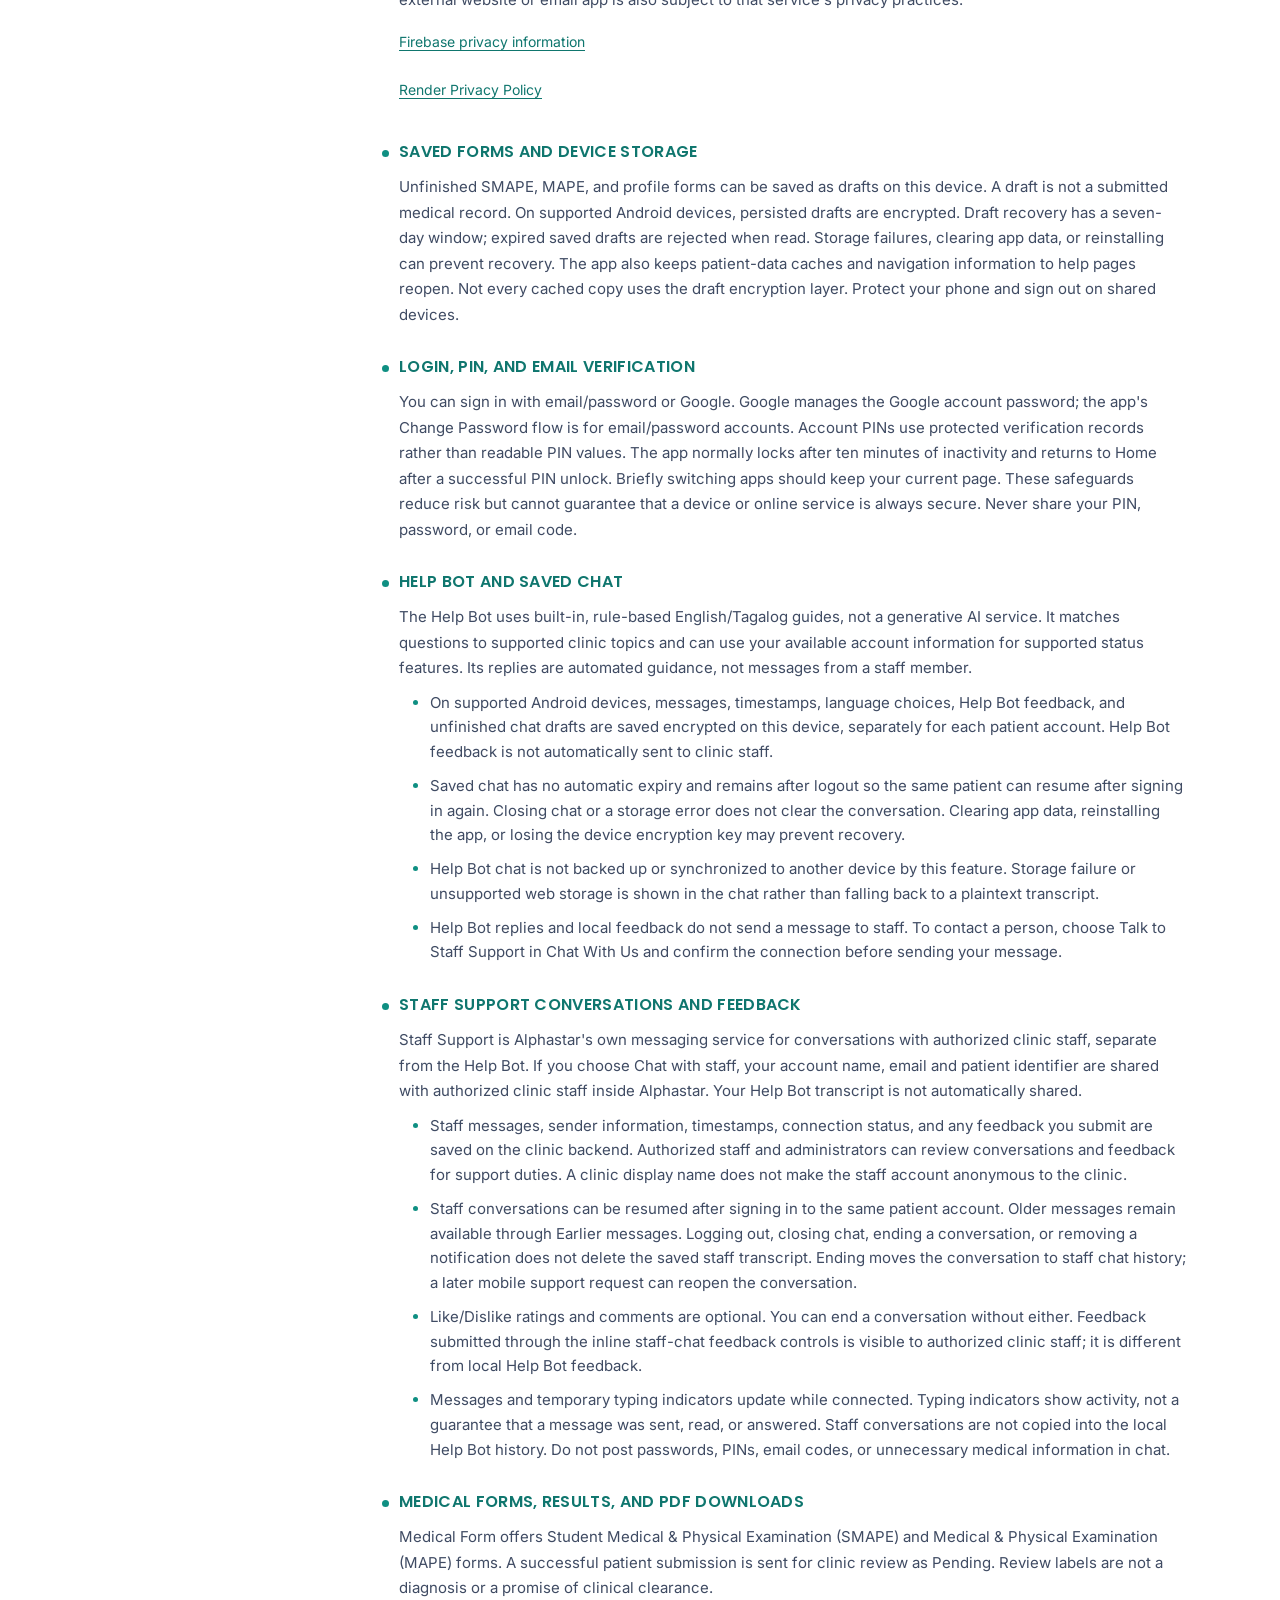
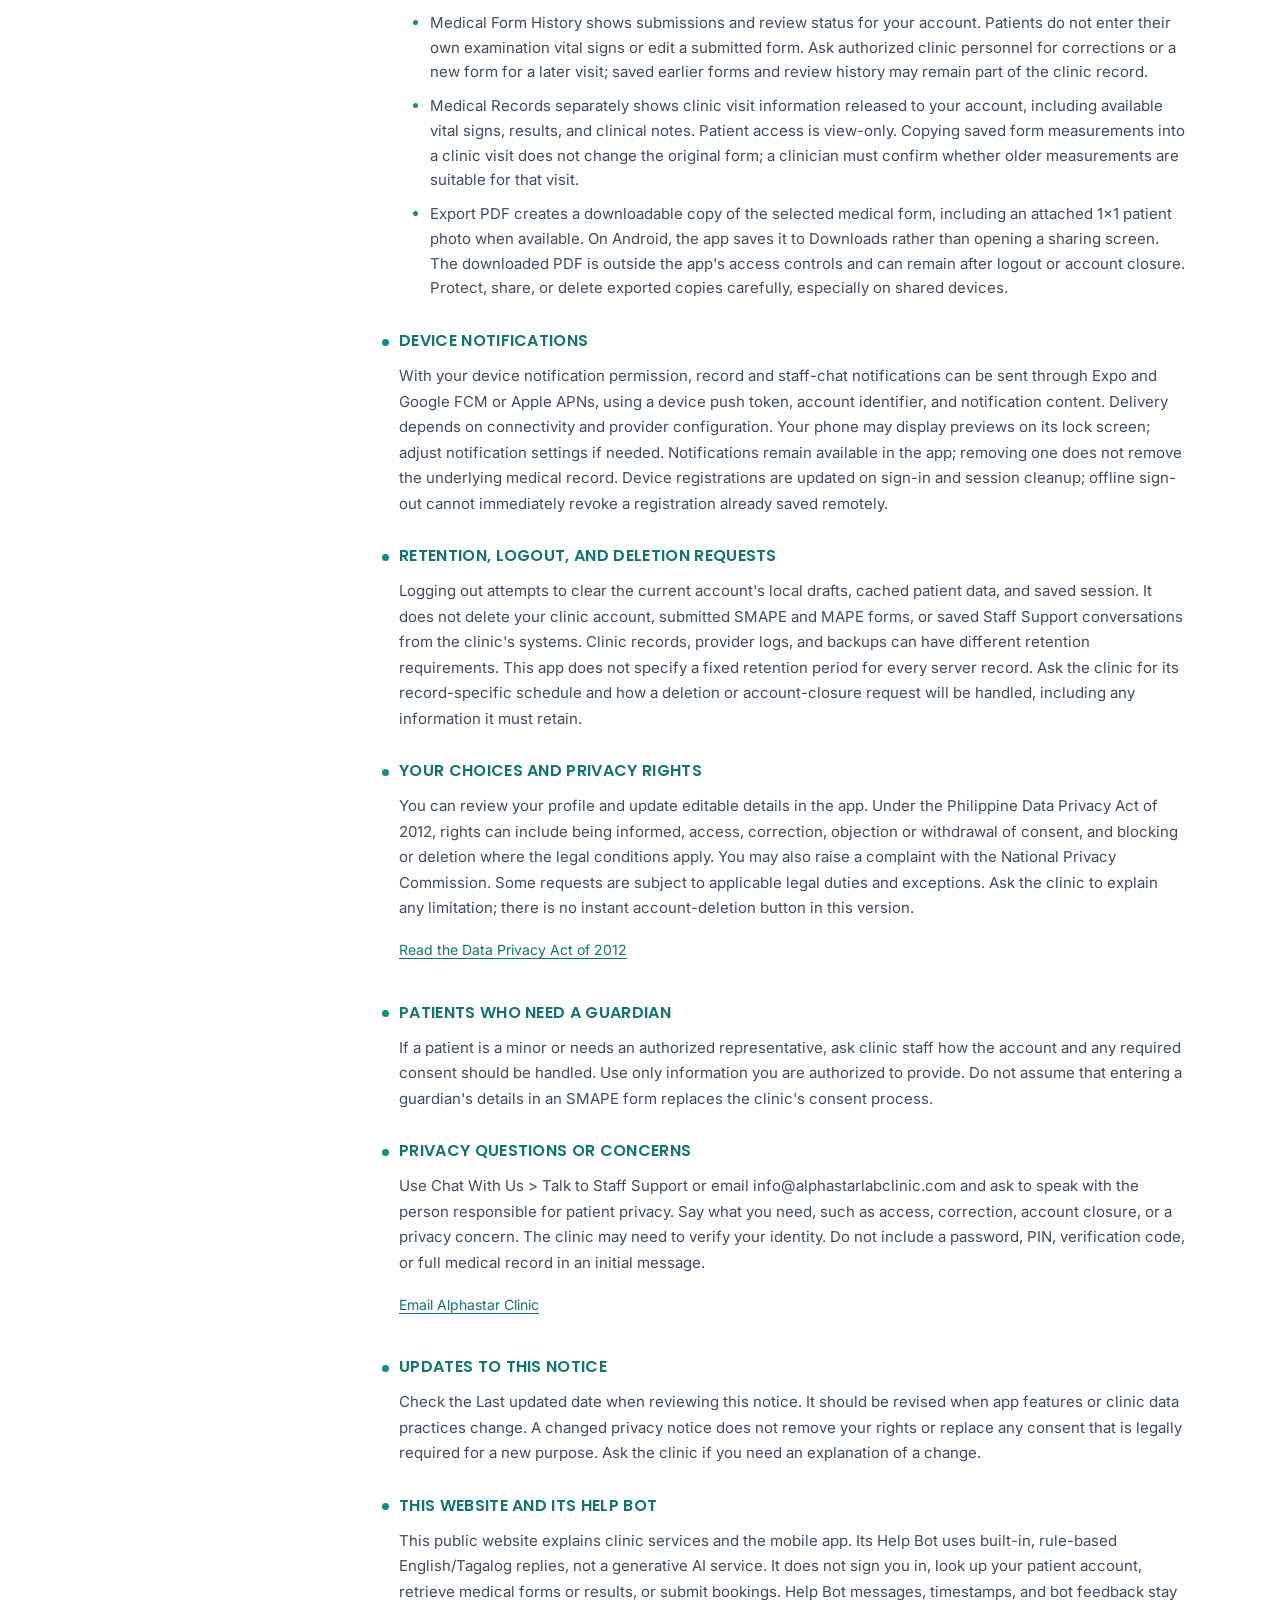
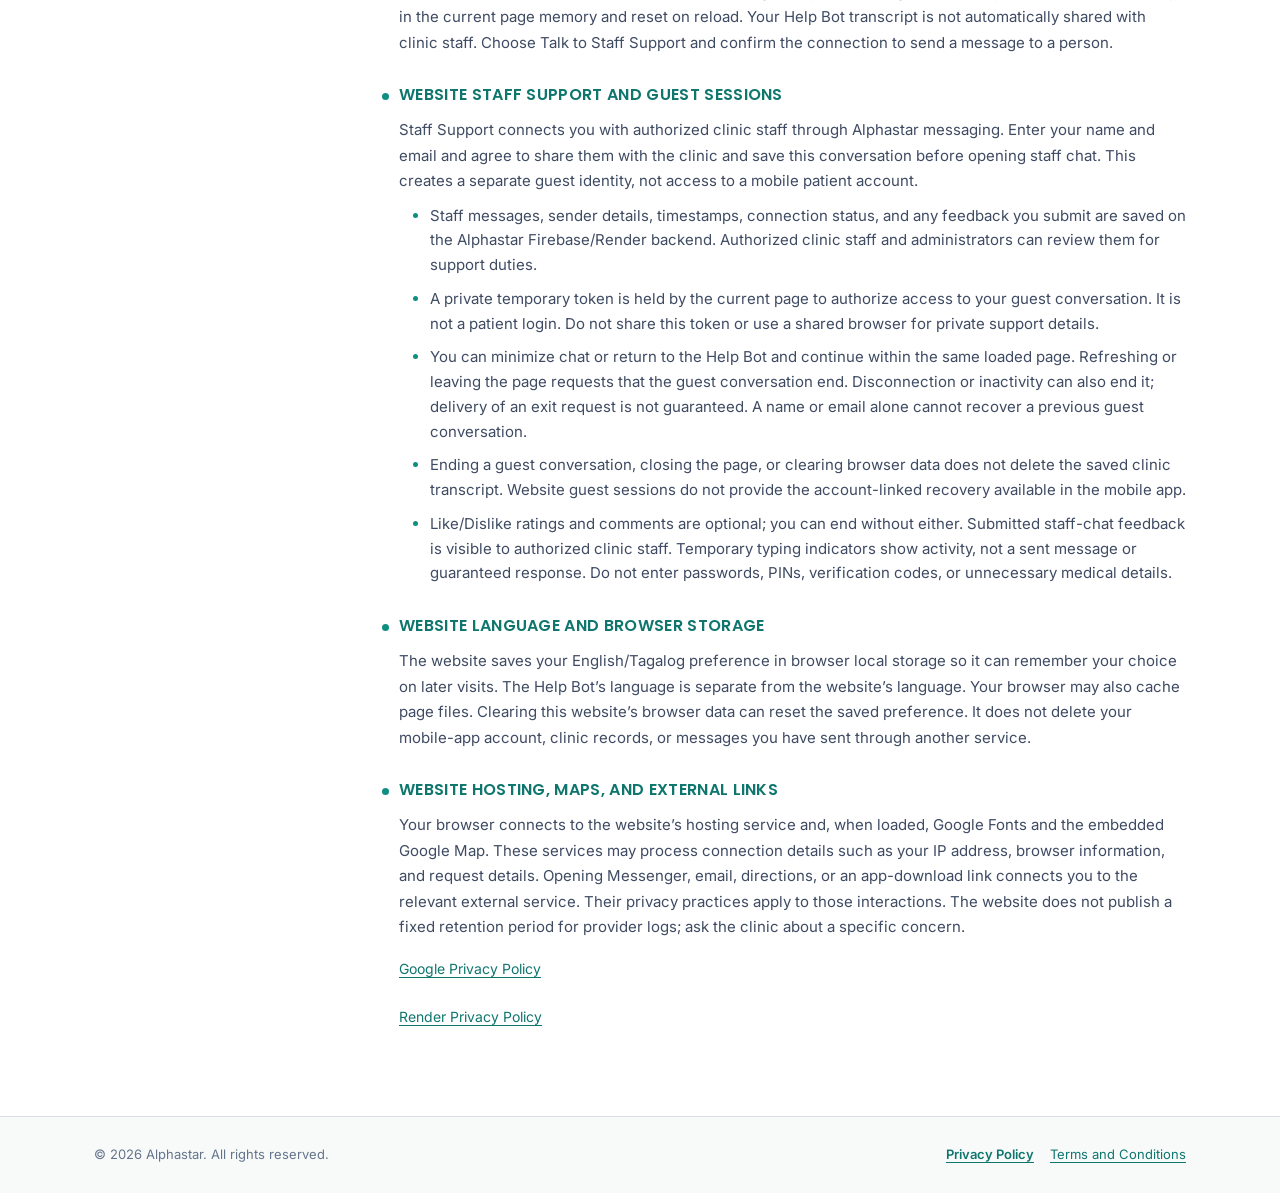
<file: privacy-policy.html>
<!DOCTYPE html>
<!-- Generated by scripts/build-legal-pages.cjs. English app wording comes from src/lib/legalNotices.ts in alphastar-mobile. -->
<html lang="en">
<head>
  <meta charset="UTF-8"/>
  <meta name="viewport" content="width=device-width, initial-scale=1.0"/>
  <title data-i18n="legal.privacyPageTitle">Privacy Policy | Alphastar</title>
  <meta name="description" data-i18n-content="legal.privacyDescription" content="Read how Alphastar Mobile and this website handle information, and how to ask about your privacy."/>
  <link rel="canonical" href="https://alphastarkasiglahan.com/privacy-policy.html"/>
  <link rel="icon" type="image/png" href="assets/images/alphastarlogo.png"/>
  <link rel="preconnect" href="https://fonts.googleapis.com"/>
  <link rel="preconnect" href="https://fonts.gstatic.com" crossorigin/>
  <link href="https://fonts.googleapis.com/css2?family=Inter:wght@400;600;700&amp;family=Poppins:wght@600&amp;display=swap" rel="stylesheet"/>
  <link rel="stylesheet" href="assets/css/main.css"/>
  <link rel="stylesheet" href="assets/css/site-language.css?v=20261012-6"/>
  <link rel="stylesheet" href="assets/css/legal.css?v=20261012-2"/>
</head>
<body class="legal-page" data-legal-notice="privacy">
  <a href="#legal-document" class="legal-skip-link"><span data-i18n="legal.skip">Skip to content</span></a>
  <header class="legal-toolbar">
    <div class="legal-toolbar-inner">
      <a href="index.html#home" class="legal-home-link"><svg viewBox="0 0 24 24" fill="none" aria-hidden="true"><path d="m14 6-6 6 6 6" stroke="currentColor" stroke-width="2" stroke-linecap="round" stroke-linejoin="round"/></svg><span data-i18n="legal.home">Back to Home</span></a>
      <button type="button" class="site-language-toggle language-switch" id="site-language-toggle" aria-label="Switch website to Tagalog" title="Switch website to Tagalog" hidden><span class="language-switch-box"><svg class="language-switch-icon" viewBox="0 0 28 28" fill="none" aria-hidden="true" focusable="false"><rect x="2" y="2" width="15" height="15" rx="4" stroke="currentColor" stroke-width="1.8"/><path d="M5.5 7.5h8M9.5 5.5v2M7.2 7.5c.4 3.7 2.4 5.8 5.5 7.4M11.8 7.5c-.4 3.7-2.4 5.8-5.5 7.4" stroke="currentColor" stroke-width="1.6" stroke-linecap="round" stroke-linejoin="round"/><rect x="12" y="12" width="14" height="14" rx="3.5" fill="currentColor"/><path d="m15.5 22.5 3.5-7 3.5 7M16.5 20.5h5" stroke="#fff" stroke-width="1.8" stroke-linecap="round" stroke-linejoin="round"/></svg><span class="site-language-label">Tagalog</span></span></button>
    </div>
  </header>
  <main class="legal-layout">
    <article class="legal-document" id="legal-document" aria-labelledby="legal-title" tabindex="-1">
      <div class="legal-introduction">
        <div class="legal-brand-row"><img class="legal-brand-logo" src="assets/images/alphastarlogo.png" alt="" width="88" height="88"/><h1 class="legal-title" id="legal-title"><span>Alphastar</span> <span data-i18n="legal.privacy">Privacy Policy</span></h1></div>
        <p class="legal-lead" data-i18n="legal.privacy.introduction">This notice explains what Alphastar Mobile handles, why it is needed, and how you can ask about your information. It covers your patient account, Medical Form and Medical Form History, released Medical Records, optional patient photos, PDF exports, saved drafts, security settings, notifications, and support.</p>
        <p class="legal-scope"><span data-i18n="legal.scope">The mobile-app notices are reproduced below, with separate sections for this website. Ask the clinic if anything is unclear.</span></p>
        <p class="legal-updated"><span data-i18n="legal.updated">Last updated:</span> <time datetime="2026-11-16"><span data-i18n="legal.updatedDate">November 16, 2026</span></time></p>
        <hr class="legal-rule"/>
      </div>
      <details class="legal-contents"><summary><span data-i18n="legal.contents">On this page</span></summary><nav aria-label="On this page" data-i18n-aria-label="legal.contents"><ul><li><a href="#scope"><span data-i18n="legal.privacy.scope.title">Who this notice is for</span></a></li>
<li><a href="#information"><span data-i18n="legal.privacy.information.title">Information the app handles</span></a></li>
<li><a href="#purposes"><span data-i18n="legal.privacy.purposes.title">Why this information is used</span></a></li>
<li><a href="#access"><span data-i18n="legal.privacy.access.title">Who may access your information</span></a></li>
<li><a href="#providers"><span data-i18n="legal.privacy.providers.title">Services that help the app work</span></a></li>
<li><a href="#drafts"><span data-i18n="legal.privacy.drafts.title">Saved forms and device storage</span></a></li>
<li><a href="#security"><span data-i18n="legal.privacy.security.title">Login, PIN, and email verification</span></a></li>
<li><a href="#chat"><span data-i18n="legal.privacy.chat.title">Help Bot and saved chat</span></a></li>
<li><a href="#staff-chat"><span data-i18n="legal.privacy.staff-chat.title">Staff Support conversations and feedback</span></a></li>
<li><a href="#records"><span data-i18n="legal.privacy.records.title">Medical forms, results, and PDF downloads</span></a></li>
<li><a href="#notifications"><span data-i18n="legal.privacy.notifications.title">Device notifications</span></a></li>
<li><a href="#retention"><span data-i18n="legal.privacy.retention.title">Retention, logout, and deletion requests</span></a></li>
<li><a href="#choices"><span data-i18n="legal.privacy.choices.title">Your choices and privacy rights</span></a></li>
<li><a href="#minors"><span data-i18n="legal.privacy.minors.title">Patients who need a guardian</span></a></li>
<li><a href="#contact"><span data-i18n="legal.privacy.contact.title">Privacy questions or concerns</span></a></li>
<li><a href="#updates"><span data-i18n="legal.privacy.updates.title">Updates to this notice</span></a></li>
<li><a href="#website-chat"><span data-i18n="legal.privacy.website-chat.title">This website and its Help Bot</span></a></li>
<li><a href="#website-staff-chat"><span data-i18n="legal.privacy.website-staff-chat.title">Website Staff Support and guest sessions</span></a></li>
<li><a href="#website-storage"><span data-i18n="legal.privacy.website-storage.title">Website language and browser storage</span></a></li>
<li><a href="#website-providers"><span data-i18n="legal.privacy.website-providers.title">Website hosting, maps, and external links</span></a></li></ul></nav></details>
      <div class="legal-sections"><section class="legal-section" id="scope" aria-labelledby="scope-title">
<h2 id="scope-title" tabindex="-1" data-i18n="legal.privacy.scope.title">Who this notice is for</h2>
<p data-i18n="legal.privacy.scope.body">This notice is for patients using Alphastar Mobile with Alphastar Laboratory &amp; Multi-Specialty Clinic. Your personal and medical information is intended for your account and authorized clinic personnel, not other patients. This app notice does not replace any consent or information given to you for clinical care.</p>


</section>
<section class="legal-section" id="information" aria-labelledby="information-title">
<h2 id="information-title" tabindex="-1" data-i18n="legal.privacy.information.title">Information the app handles</h2>
<p data-i18n="legal.privacy.information.body">The information depends on the features you use:</p>
<ul><li><span data-i18n="legal.privacy.information.bullet0">Account details: your name, email, contact number, sign-in provider, and account identifier. A profile image may also be associated with your account.</span></li>
<li><span data-i18n="legal.privacy.information.bullet1">Patient profile details: contact information, address, and other details you save in your account.</span></li>
<li><span data-i18n="legal.privacy.information.bullet2">Clinic notifications and other account-linked information returned for your account.</span></li>
<li><span data-i18n="legal.privacy.information.bullet3">Medical forms: personal and contact details, medical-history answers, school and guardian details for student forms, address and Requested By details for non-student forms, an optional attached 1x1 patient photo, submission dates, and clinic review status or remarks. Authorized clinic personnel enter examination findings and vital signs.</span></li>
<li><span data-i18n="legal.privacy.information.bullet4">Medical results: clinic services and visit dates, measured vital signs, clinical notes, results, treatment or follow-up instructions where recorded, and the clinic&#39;s release status.</span></li>
<li><span data-i18n="legal.privacy.information.bullet5">Security information: sign-in sessions, protected PIN verification records, email-verification steps, and security-request status.</span></li>
<li><span data-i18n="legal.privacy.information.bullet6">Service notifications, locally saved form drafts, and the information you choose to send to clinic support.</span></li></ul>

</section>
<section class="legal-section" id="purposes" aria-labelledby="purposes-title">
<h2 id="purposes-title" tabindex="-1" data-i18n="legal.privacy.purposes.title">Why this information is used</h2>
<p data-i18n="legal.privacy.purposes.body">The app uses information to identify your patient account, keep your details up to date, submit and review medical forms, show your form history and released medical results, create requested PDF copies, send record notices or verification emails, and help protect account access. Health information requires an appropriate legal basis, such as specific consent or another basis allowed by Philippine law. Reading this policy is not blanket consent for every use of your data.</p>


</section>
<section class="legal-section" id="access" aria-labelledby="access-title">
<h2 id="access-title" tabindex="-1" data-i18n="legal.privacy.access.title">Who may access your information</h2>
<p data-i18n="legal.privacy.access.body">Authorized clinic staff, administrators, and doctors may access information permitted by their assigned roles and needed for their clinic duties. Patients can access only information made available to their own account, not another patient&#39;s records. Technical providers process information needed to run the related app feature. Disclosure may also be required by a valid legal obligation. Ask the clinic about a particular disclosure or who has access to a specific record.</p>


</section>
<section class="legal-section" id="providers" aria-labelledby="providers-title">
<h2 id="providers-title" tabindex="-1" data-i18n="legal.privacy.providers.title">Services that help the app work</h2>
<p data-i18n="legal.privacy.providers.body">The app uses Google/Firebase for authentication, patient data, uploaded files, and saved Staff Support conversations. The clinic backend hosted on Render handles supported account, medical-form, and staff-messaging operations. Email providers deliver account-verification messages. Address lists come from PSGC Cloud; those requests retrieve location lists rather than send your full home address. These providers may process connection details and data needed for their service, including outside the Philippines. Opening an external website or email app is also subject to that service&#39;s privacy practices.</p>

<div class="legal-references"><a href="https://firebase.google.com/support/privacy" target="_blank" rel="noopener noreferrer"><span data-i18n="legal.link.Firebase privacy information">Firebase privacy information</span></a>
<a href="https://render.com/privacy" target="_blank" rel="noopener noreferrer"><span data-i18n="legal.link.Render Privacy Policy">Render Privacy Policy</span></a></div>
</section>
<section class="legal-section" id="drafts" aria-labelledby="drafts-title">
<h2 id="drafts-title" tabindex="-1" data-i18n="legal.privacy.drafts.title">Saved forms and device storage</h2>
<p data-i18n="legal.privacy.drafts.body">Unfinished SMAPE, MAPE, and profile forms can be saved as drafts on this device. A draft is not a submitted medical record. On supported Android devices, persisted drafts are encrypted. Draft recovery has a seven-day window; expired saved drafts are rejected when read. Storage failures, clearing app data, or reinstalling can prevent recovery. The app also keeps patient-data caches and navigation information to help pages reopen. Not every cached copy uses the draft encryption layer. Protect your phone and sign out on shared devices.</p>


</section>
<section class="legal-section" id="security" aria-labelledby="security-title">
<h2 id="security-title" tabindex="-1" data-i18n="legal.privacy.security.title">Login, PIN, and email verification</h2>
<p data-i18n="legal.privacy.security.body">You can sign in with email/password or Google. Google manages the Google account password; the app&#39;s Change Password flow is for email/password accounts. Account PINs use protected verification records rather than readable PIN values. The app normally locks after ten minutes of inactivity and returns to Home after a successful PIN unlock. Briefly switching apps should keep your current page. These safeguards reduce risk but cannot guarantee that a device or online service is always secure. Never share your PIN, password, or email code.</p>


</section>
<section class="legal-section" id="chat" aria-labelledby="chat-title">
<h2 id="chat-title" tabindex="-1" data-i18n="legal.privacy.chat.title">Help Bot and saved chat</h2>
<p data-i18n="legal.privacy.chat.body">The Help Bot uses built-in, rule-based English/Tagalog guides, not a generative AI service. It matches questions to supported clinic topics and can use your available account information for supported status features. Its replies are automated guidance, not messages from a staff member.</p>
<ul><li><span data-i18n="legal.privacy.chat.bullet0">On supported Android devices, messages, timestamps, language choices, Help Bot feedback, and unfinished chat drafts are saved encrypted on this device, separately for each patient account. Help Bot feedback is not automatically sent to clinic staff.</span></li>
<li><span data-i18n="legal.privacy.chat.bullet1">Saved chat has no automatic expiry and remains after logout so the same patient can resume after signing in again. Closing chat or a storage error does not clear the conversation. Clearing app data, reinstalling the app, or losing the device encryption key may prevent recovery.</span></li>
<li><span data-i18n="legal.privacy.chat.bullet2">Help Bot chat is not backed up or synchronized to another device by this feature. Storage failure or unsupported web storage is shown in the chat rather than falling back to a plaintext transcript.</span></li>
<li><span data-i18n="legal.privacy.chat.bullet3">Help Bot replies and local feedback do not send a message to staff. To contact a person, choose Talk to Staff Support in Chat With Us and confirm the connection before sending your message.</span></li></ul>

</section>
<section class="legal-section" id="staff-chat" aria-labelledby="staff-chat-title">
<h2 id="staff-chat-title" tabindex="-1" data-i18n="legal.privacy.staff-chat.title">Staff Support conversations and feedback</h2>
<p data-i18n="legal.privacy.staff-chat.body">Staff Support is Alphastar&#39;s own messaging service for conversations with authorized clinic staff, separate from the Help Bot. If you choose Chat with staff, your account name, email and patient identifier are shared with authorized clinic staff inside Alphastar. Your Help Bot transcript is not automatically shared.</p>
<ul><li><span data-i18n="legal.privacy.staff-chat.bullet0">Staff messages, sender information, timestamps, connection status, and any feedback you submit are saved on the clinic backend. Authorized staff and administrators can review conversations and feedback for support duties. A clinic display name does not make the staff account anonymous to the clinic.</span></li>
<li><span data-i18n="legal.privacy.staff-chat.bullet1">Staff conversations can be resumed after signing in to the same patient account. Older messages remain available through Earlier messages. Logging out, closing chat, ending a conversation, or removing a notification does not delete the saved staff transcript. Ending moves the conversation to staff chat history; a later mobile support request can reopen the conversation.</span></li>
<li><span data-i18n="legal.privacy.staff-chat.bullet2">Like/Dislike ratings and comments are optional. You can end a conversation without either. Feedback submitted through the inline staff-chat feedback controls is visible to authorized clinic staff; it is different from local Help Bot feedback.</span></li>
<li><span data-i18n="legal.privacy.staff-chat.bullet3">Messages and temporary typing indicators update while connected. Typing indicators show activity, not a guarantee that a message was sent, read, or answered. Staff conversations are not copied into the local Help Bot history. Do not post passwords, PINs, email codes, or unnecessary medical information in chat.</span></li></ul>

</section>
<section class="legal-section" id="records" aria-labelledby="records-title">
<h2 id="records-title" tabindex="-1" data-i18n="legal.privacy.records.title">Medical forms, results, and PDF downloads</h2>
<p data-i18n="legal.privacy.records.body">Medical Form offers Student Medical &amp; Physical Examination (SMAPE) and Medical &amp; Physical Examination (MAPE) forms. A successful patient submission is sent for clinic review as Pending. Review labels are not a diagnosis or a promise of clinical clearance.</p>
<ul><li><span data-i18n="legal.privacy.records.bullet0">Medical Form History shows submissions and review status for your account. Patients do not enter their own examination vital signs or edit a submitted form. Ask authorized clinic personnel for corrections or a new form for a later visit; saved earlier forms and review history may remain part of the clinic record.</span></li>
<li><span data-i18n="legal.privacy.records.bullet1">Medical Records separately shows clinic visit information released to your account, including available vital signs, results, and clinical notes. Patient access is view-only. Copying saved form measurements into a clinic visit does not change the original form; a clinician must confirm whether older measurements are suitable for that visit.</span></li>
<li><span data-i18n="legal.privacy.records.bullet2">Export PDF creates a downloadable copy of the selected medical form, including an attached 1x1 patient photo when available. On Android, the app saves it to Downloads rather than opening a sharing screen. The downloaded PDF is outside the app&#39;s access controls and can remain after logout or account closure. Protect, share, or delete exported copies carefully, especially on shared devices.</span></li></ul>

</section>
<section class="legal-section" id="notifications" aria-labelledby="notifications-title">
<h2 id="notifications-title" tabindex="-1" data-i18n="legal.privacy.notifications.title">Device notifications</h2>
<p data-i18n="legal.privacy.notifications.body">With your device notification permission, record and staff-chat notifications can be sent through Expo and Google FCM or Apple APNs, using a device push token, account identifier, and notification content. Delivery depends on connectivity and provider configuration. Your phone may display previews on its lock screen; adjust notification settings if needed. Notifications remain available in the app; removing one does not remove the underlying medical record. Device registrations are updated on sign-in and session cleanup; offline sign-out cannot immediately revoke a registration already saved remotely.</p>


</section>
<section class="legal-section" id="retention" aria-labelledby="retention-title">
<h2 id="retention-title" tabindex="-1" data-i18n="legal.privacy.retention.title">Retention, logout, and deletion requests</h2>
<p data-i18n="legal.privacy.retention.body">Logging out attempts to clear the current account&#39;s local drafts, cached patient data, and saved session. It does not delete your clinic account, submitted SMAPE and MAPE forms, or saved Staff Support conversations from the clinic&#39;s systems. Clinic records, provider logs, and backups can have different retention requirements. This app does not specify a fixed retention period for every server record. Ask the clinic for its record-specific schedule and how a deletion or account-closure request will be handled, including any information it must retain.</p>


</section>
<section class="legal-section" id="choices" aria-labelledby="choices-title">
<h2 id="choices-title" tabindex="-1" data-i18n="legal.privacy.choices.title">Your choices and privacy rights</h2>
<p data-i18n="legal.privacy.choices.body">You can review your profile and update editable details in the app. Under the Philippine Data Privacy Act of 2012, rights can include being informed, access, correction, objection or withdrawal of consent, and blocking or deletion where the legal conditions apply. You may also raise a complaint with the National Privacy Commission. Some requests are subject to applicable legal duties and exceptions. Ask the clinic to explain any limitation; there is no instant account-deletion button in this version.</p>

<div class="legal-references"><a href="https://privacy.gov.ph/data-privacy-act/" target="_blank" rel="noopener noreferrer"><span data-i18n="legal.link.Read the Data Privacy Act of 2012">Read the Data Privacy Act of 2012</span></a></div>
</section>
<section class="legal-section" id="minors" aria-labelledby="minors-title">
<h2 id="minors-title" tabindex="-1" data-i18n="legal.privacy.minors.title">Patients who need a guardian</h2>
<p data-i18n="legal.privacy.minors.body">If a patient is a minor or needs an authorized representative, ask clinic staff how the account and any required consent should be handled. Use only information you are authorized to provide. Do not assume that entering a guardian&#39;s details in an SMAPE form replaces the clinic&#39;s consent process.</p>


</section>
<section class="legal-section" id="contact" aria-labelledby="contact-title">
<h2 id="contact-title" tabindex="-1" data-i18n="legal.privacy.contact.title">Privacy questions or concerns</h2>
<p data-i18n="legal.privacy.contact.body">Use Chat With Us &gt; Talk to Staff Support or email info@alphastarlabclinic.com and ask to speak with the person responsible for patient privacy. Say what you need, such as access, correction, account closure, or a privacy concern. The clinic may need to verify your identity. Do not include a password, PIN, verification code, or full medical record in an initial message.</p>

<div class="legal-references"><a href="mailto:info@alphastarlabclinic.com"><span data-i18n="legal.link.Email Alphastar Clinic">Email Alphastar Clinic</span></a></div>
</section>
<section class="legal-section" id="updates" aria-labelledby="updates-title">
<h2 id="updates-title" tabindex="-1" data-i18n="legal.privacy.updates.title">Updates to this notice</h2>
<p data-i18n="legal.privacy.updates.body">Check the Last updated date when reviewing this notice. It should be revised when app features or clinic data practices change. A changed privacy notice does not remove your rights or replace any consent that is legally required for a new purpose. Ask the clinic if you need an explanation of a change.</p>


</section>
<section class="legal-section" id="website-chat" aria-labelledby="website-chat-title">
<h2 id="website-chat-title" tabindex="-1" data-i18n="legal.privacy.website-chat.title">This website and its Help Bot</h2>
<p data-i18n="legal.privacy.website-chat.body">This public website explains clinic services and the mobile app. Its Help Bot uses built-in, rule-based English/Tagalog replies, not a generative AI service. It does not sign you in, look up your patient account, retrieve medical forms or results, or submit bookings. Help Bot messages, timestamps, and bot feedback stay in the current page memory and reset on reload. Your Help Bot transcript is not automatically shared with clinic staff. Choose Talk to Staff Support and confirm the connection to send a message to a person.</p>


</section>
<section class="legal-section" id="website-staff-chat" aria-labelledby="website-staff-chat-title">
<h2 id="website-staff-chat-title" tabindex="-1" data-i18n="legal.privacy.website-staff-chat.title">Website Staff Support and guest sessions</h2>
<p data-i18n="legal.privacy.website-staff-chat.body">Staff Support connects you with authorized clinic staff through Alphastar messaging. Enter your name and email and agree to share them with the clinic and save this conversation before opening staff chat. This creates a separate guest identity, not access to a mobile patient account.</p>
<ul><li><span data-i18n="legal.privacy.website-staff-chat.bullet0">Staff messages, sender details, timestamps, connection status, and any feedback you submit are saved on the Alphastar Firebase/Render backend. Authorized clinic staff and administrators can review them for support duties.</span></li>
<li><span data-i18n="legal.privacy.website-staff-chat.bullet1">A private temporary token is held by the current page to authorize access to your guest conversation. It is not a patient login. Do not share this token or use a shared browser for private support details.</span></li>
<li><span data-i18n="legal.privacy.website-staff-chat.bullet2">You can minimize chat or return to the Help Bot and continue within the same loaded page. Refreshing or leaving the page requests that the guest conversation end. Disconnection or inactivity can also end it; delivery of an exit request is not guaranteed. A name or email alone cannot recover a previous guest conversation.</span></li>
<li><span data-i18n="legal.privacy.website-staff-chat.bullet3">Ending a guest conversation, closing the page, or clearing browser data does not delete the saved clinic transcript. Website guest sessions do not provide the account-linked recovery available in the mobile app.</span></li>
<li><span data-i18n="legal.privacy.website-staff-chat.bullet4">Like/Dislike ratings and comments are optional; you can end without either. Submitted staff-chat feedback is visible to authorized clinic staff. Temporary typing indicators show activity, not a sent message or guaranteed response. Do not enter passwords, PINs, verification codes, or unnecessary medical details.</span></li></ul>

</section>
<section class="legal-section" id="website-storage" aria-labelledby="website-storage-title">
<h2 id="website-storage-title" tabindex="-1" data-i18n="legal.privacy.website-storage.title">Website language and browser storage</h2>
<p data-i18n="legal.privacy.website-storage.body">The website saves your English/Tagalog preference in browser local storage so it can remember your choice on later visits. The Help Bot’s language is separate from the website’s language. Your browser may also cache page files. Clearing this website’s browser data can reset the saved preference. It does not delete your mobile-app account, clinic records, or messages you have sent through another service.</p>


</section>
<section class="legal-section" id="website-providers" aria-labelledby="website-providers-title">
<h2 id="website-providers-title" tabindex="-1" data-i18n="legal.privacy.website-providers.title">Website hosting, maps, and external links</h2>
<p data-i18n="legal.privacy.website-providers.body">Your browser connects to the website’s hosting service and, when loaded, Google Fonts and the embedded Google Map. These services may process connection details such as your IP address, browser information, and request details. Opening Messenger, email, directions, or an app-download link connects you to the relevant external service. Their privacy practices apply to those interactions. The website does not publish a fixed retention period for provider logs; ask the clinic about a specific concern.</p>

<div class="legal-references"><a href="https://policies.google.com/privacy" target="_blank" rel="noopener noreferrer"><span data-i18n="legal.link.Google Privacy Policy">Google Privacy Policy</span></a>
<a href="https://render.com/privacy" target="_blank" rel="noopener noreferrer"><span data-i18n="legal.link.Render Privacy Policy">Render Privacy Policy</span></a></div>
</section></div>
    </article>
  </main>
  <footer class="legal-footer"><div class="legal-footer-inner"><p>&copy; <span id="current-year">2026</span> Alphastar. <span data-i18n="footer.rights">All rights reserved.</span></p><nav aria-label="Legal information" data-i18n-aria-label="legal.legalNavigation"><a href="privacy-policy.html" aria-current="page"><span data-i18n="legal.privacy">Privacy Policy</span></a><a href="terms-and-conditions.html"><span data-i18n="legal.terms">Terms and Conditions</span></a></nav></div></footer>
  <script src="assets/js/legal-translations.js?v=20261116-legal"></script>
  <script src="assets/js/site-language.js?v=20261110-80"></script>
  <script src="assets/js/legal-notices.js?v=20261012-1"></script>
</body>
</html>
</file>
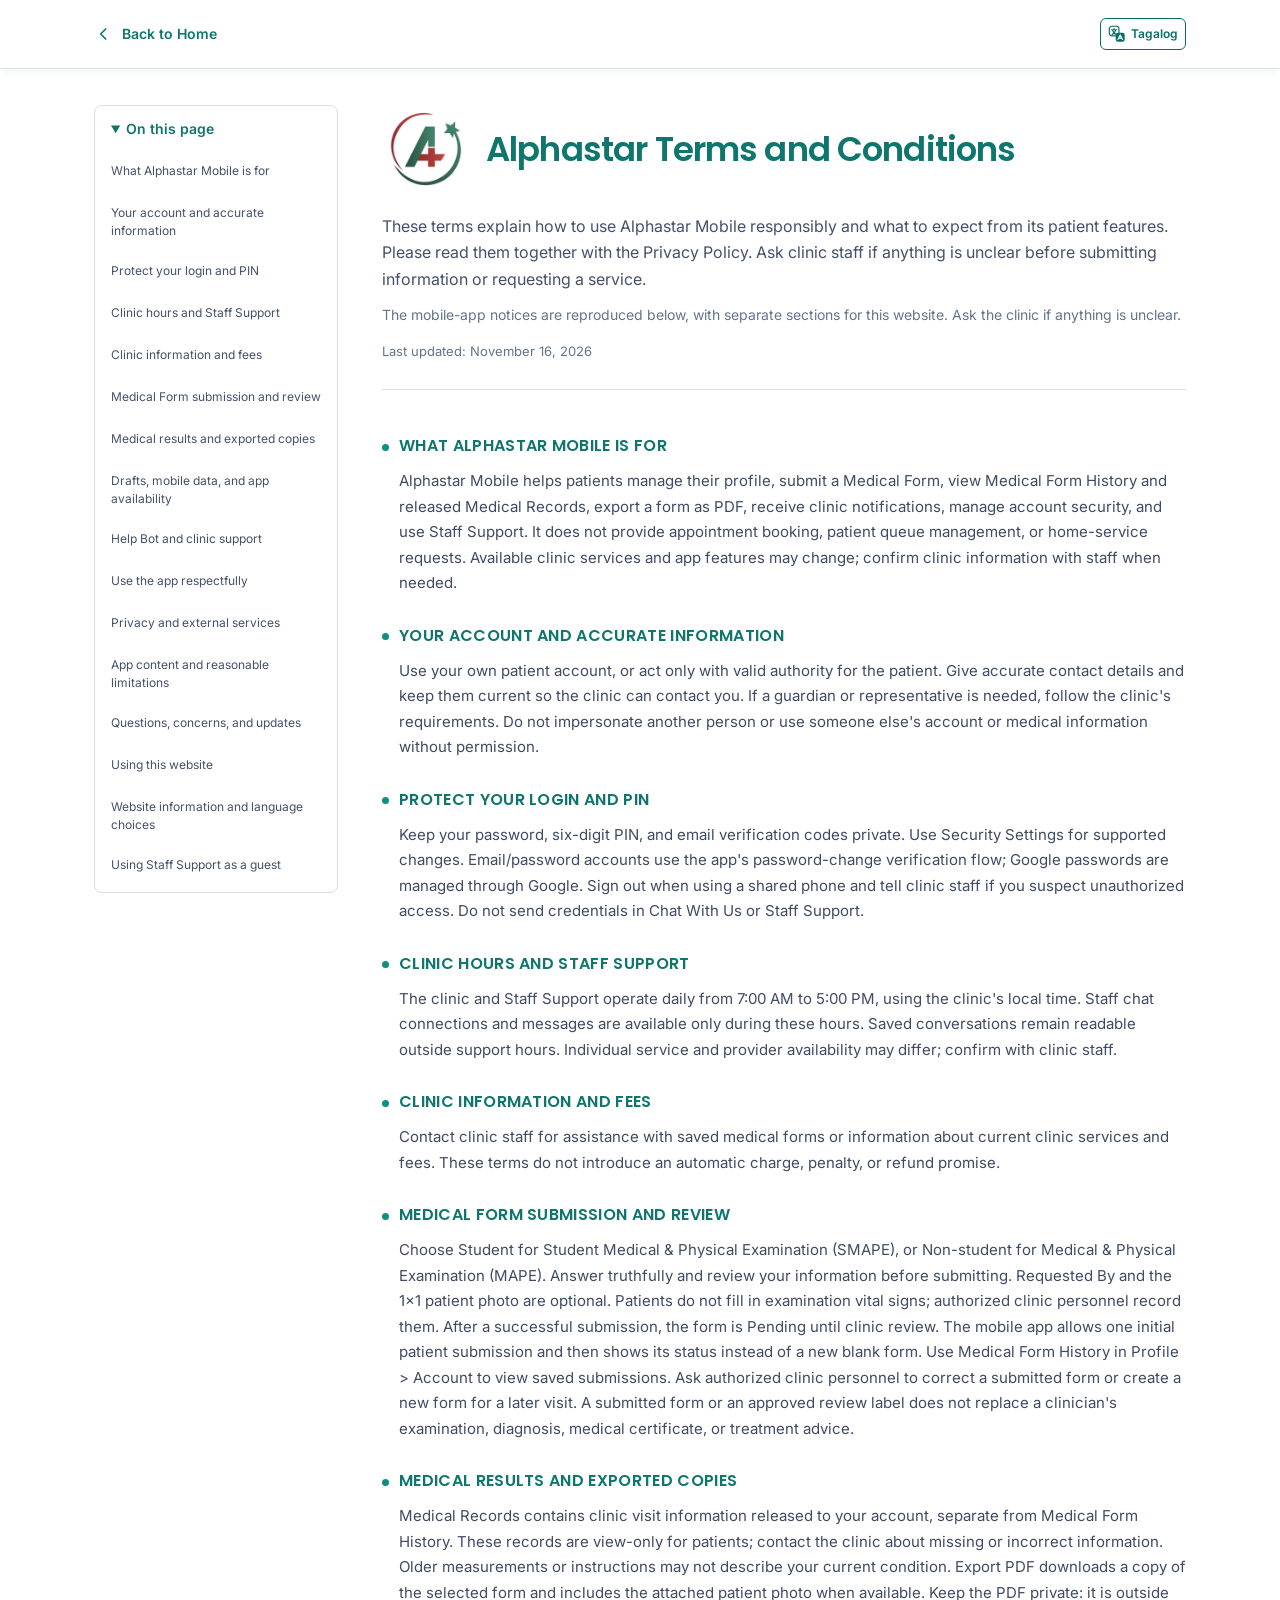
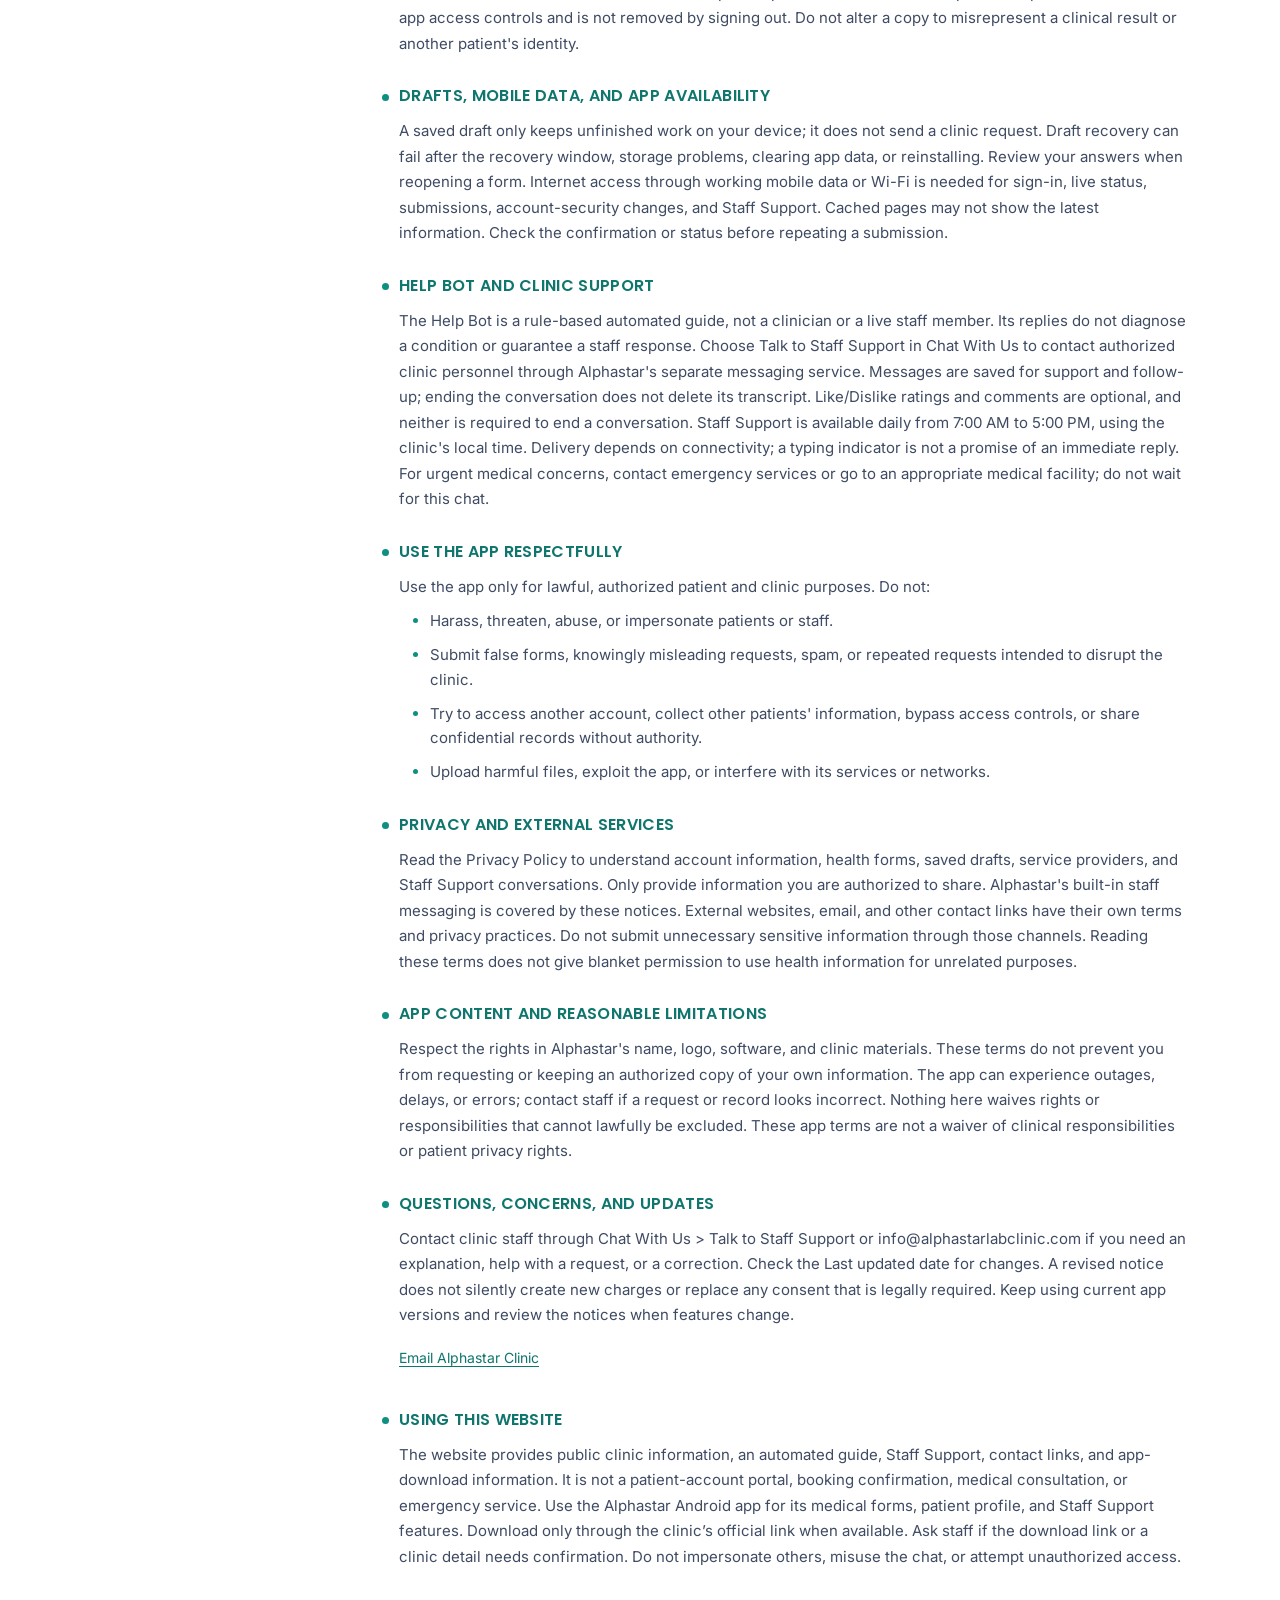
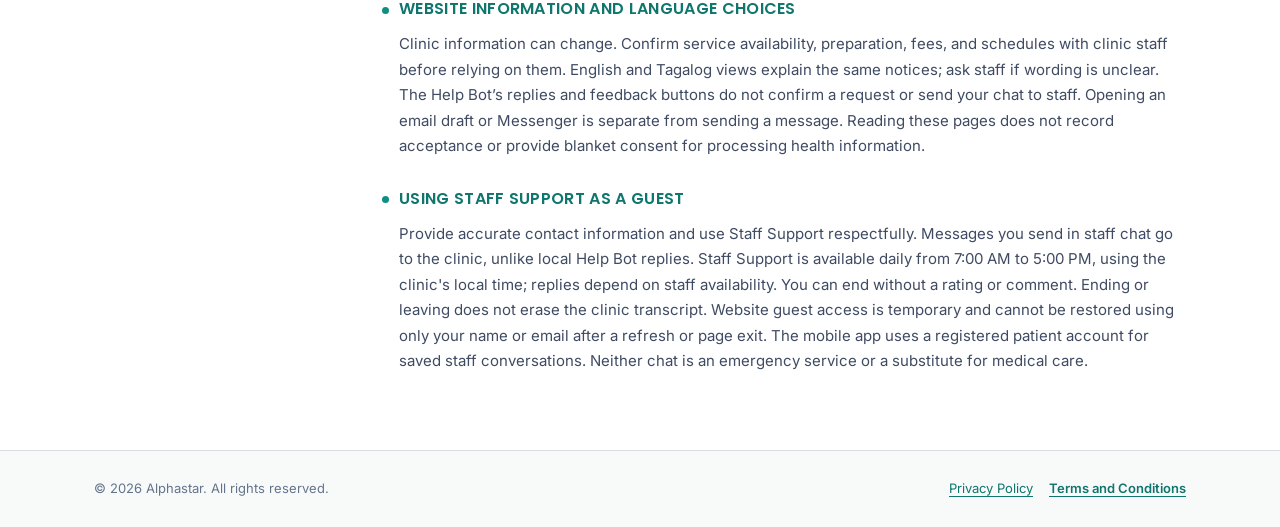
<file: terms-and-conditions.html>
<!DOCTYPE html>
<!-- Generated by scripts/build-legal-pages.cjs. English app wording comes from src/lib/legalNotices.ts in alphastar-mobile. -->
<html lang="en">
<head>
  <meta charset="UTF-8"/>
  <meta name="viewport" content="width=device-width, initial-scale=1.0"/>
  <title data-i18n="legal.termsPageTitle">Terms and Conditions | Alphastar</title>
  <meta name="description" data-i18n-content="legal.termsDescription" content="Read the terms for Alphastar Mobile, medical forms, medical results, PDF exports, and this website."/>
  <link rel="canonical" href="https://alphastarkasiglahan.com/terms-and-conditions.html"/>
  <link rel="icon" type="image/png" href="assets/images/alphastarlogo.png"/>
  <link rel="preconnect" href="https://fonts.googleapis.com"/>
  <link rel="preconnect" href="https://fonts.gstatic.com" crossorigin/>
  <link href="https://fonts.googleapis.com/css2?family=Inter:wght@400;600;700&amp;family=Poppins:wght@600&amp;display=swap" rel="stylesheet"/>
  <link rel="stylesheet" href="assets/css/main.css"/>
  <link rel="stylesheet" href="assets/css/site-language.css?v=20261012-6"/>
  <link rel="stylesheet" href="assets/css/legal.css?v=20261012-2"/>
</head>
<body class="legal-page" data-legal-notice="terms">
  <a href="#legal-document" class="legal-skip-link"><span data-i18n="legal.skip">Skip to content</span></a>
  <header class="legal-toolbar">
    <div class="legal-toolbar-inner">
      <a href="index.html#home" class="legal-home-link"><svg viewBox="0 0 24 24" fill="none" aria-hidden="true"><path d="m14 6-6 6 6 6" stroke="currentColor" stroke-width="2" stroke-linecap="round" stroke-linejoin="round"/></svg><span data-i18n="legal.home">Back to Home</span></a>
      <button type="button" class="site-language-toggle language-switch" id="site-language-toggle" aria-label="Switch website to Tagalog" title="Switch website to Tagalog" hidden><span class="language-switch-box"><svg class="language-switch-icon" viewBox="0 0 28 28" fill="none" aria-hidden="true" focusable="false"><rect x="2" y="2" width="15" height="15" rx="4" stroke="currentColor" stroke-width="1.8"/><path d="M5.5 7.5h8M9.5 5.5v2M7.2 7.5c.4 3.7 2.4 5.8 5.5 7.4M11.8 7.5c-.4 3.7-2.4 5.8-5.5 7.4" stroke="currentColor" stroke-width="1.6" stroke-linecap="round" stroke-linejoin="round"/><rect x="12" y="12" width="14" height="14" rx="3.5" fill="currentColor"/><path d="m15.5 22.5 3.5-7 3.5 7M16.5 20.5h5" stroke="#fff" stroke-width="1.8" stroke-linecap="round" stroke-linejoin="round"/></svg><span class="site-language-label">Tagalog</span></span></button>
    </div>
  </header>
  <main class="legal-layout">
    <article class="legal-document" id="legal-document" aria-labelledby="legal-title" tabindex="-1">
      <div class="legal-introduction">
        <div class="legal-brand-row"><img class="legal-brand-logo" src="assets/images/alphastarlogo.png" alt="" width="88" height="88"/><h1 class="legal-title" id="legal-title"><span>Alphastar</span> <span data-i18n="legal.terms">Terms and Conditions</span></h1></div>
        <p class="legal-lead" data-i18n="legal.terms.introduction">These terms explain how to use Alphastar Mobile responsibly and what to expect from its patient features. Please read them together with the Privacy Policy. Ask clinic staff if anything is unclear before submitting information or requesting a service.</p>
        <p class="legal-scope"><span data-i18n="legal.scope">The mobile-app notices are reproduced below, with separate sections for this website. Ask the clinic if anything is unclear.</span></p>
        <p class="legal-updated"><span data-i18n="legal.updated">Last updated:</span> <time datetime="2026-11-16"><span data-i18n="legal.updatedDate">November 16, 2026</span></time></p>
        <hr class="legal-rule"/>
      </div>
      <details class="legal-contents"><summary><span data-i18n="legal.contents">On this page</span></summary><nav aria-label="On this page" data-i18n-aria-label="legal.contents"><ul><li><a href="#purpose"><span data-i18n="legal.terms.purpose.title">What Alphastar Mobile is for</span></a></li>
<li><a href="#account"><span data-i18n="legal.terms.account.title">Your account and accurate information</span></a></li>
<li><a href="#credentials"><span data-i18n="legal.terms.credentials.title">Protect your login and PIN</span></a></li>
<li><a href="#requests"><span data-i18n="legal.terms.requests.title">Clinic hours and Staff Support</span></a></li>
<li><a href="#changes"><span data-i18n="legal.terms.changes.title">Clinic information and fees</span></a></li>
<li><a href="#smpe"><span data-i18n="legal.terms.smpe.title">Medical Form submission and review</span></a></li>
<li><a href="#results"><span data-i18n="legal.terms.results.title">Medical results and exported copies</span></a></li>
<li><a href="#drafts"><span data-i18n="legal.terms.drafts.title">Drafts, mobile data, and app availability</span></a></li>
<li><a href="#support"><span data-i18n="legal.terms.support.title">Help Bot and clinic support</span></a></li>
<li><a href="#conduct"><span data-i18n="legal.terms.conduct.title">Use the app respectfully</span></a></li>
<li><a href="#privacy"><span data-i18n="legal.terms.privacy.title">Privacy and external services</span></a></li>
<li><a href="#content"><span data-i18n="legal.terms.content.title">App content and reasonable limitations</span></a></li>
<li><a href="#contact"><span data-i18n="legal.terms.contact.title">Questions, concerns, and updates</span></a></li>
<li><a href="#website-use"><span data-i18n="legal.terms.website-use.title">Using this website</span></a></li>
<li><a href="#website-guidance"><span data-i18n="legal.terms.website-guidance.title">Website information and language choices</span></a></li>
<li><a href="#website-support"><span data-i18n="legal.terms.website-support.title">Using Staff Support as a guest</span></a></li></ul></nav></details>
      <div class="legal-sections"><section class="legal-section" id="purpose" aria-labelledby="purpose-title">
<h2 id="purpose-title" tabindex="-1" data-i18n="legal.terms.purpose.title">What Alphastar Mobile is for</h2>
<p data-i18n="legal.terms.purpose.body">Alphastar Mobile helps patients manage their profile, submit a Medical Form, view Medical Form History and released Medical Records, export a form as PDF, receive clinic notifications, manage account security, and use Staff Support. It does not provide appointment booking, patient queue management, or home-service requests. Available clinic services and app features may change; confirm clinic information with staff when needed.</p>


</section>
<section class="legal-section" id="account" aria-labelledby="account-title">
<h2 id="account-title" tabindex="-1" data-i18n="legal.terms.account.title">Your account and accurate information</h2>
<p data-i18n="legal.terms.account.body">Use your own patient account, or act only with valid authority for the patient. Give accurate contact details and keep them current so the clinic can contact you. If a guardian or representative is needed, follow the clinic&#39;s requirements. Do not impersonate another person or use someone else&#39;s account or medical information without permission.</p>


</section>
<section class="legal-section" id="credentials" aria-labelledby="credentials-title">
<h2 id="credentials-title" tabindex="-1" data-i18n="legal.terms.credentials.title">Protect your login and PIN</h2>
<p data-i18n="legal.terms.credentials.body">Keep your password, six-digit PIN, and email verification codes private. Use Security Settings for supported changes. Email/password accounts use the app&#39;s password-change verification flow; Google passwords are managed through Google. Sign out when using a shared phone and tell clinic staff if you suspect unauthorized access. Do not send credentials in Chat With Us or Staff Support.</p>


</section>
<section class="legal-section" id="requests" aria-labelledby="requests-title">
<h2 id="requests-title" tabindex="-1" data-i18n="legal.terms.requests.title">Clinic hours and Staff Support</h2>
<p data-i18n="legal.terms.requests.body">The clinic and Staff Support operate daily from 7:00 AM to 5:00 PM, using the clinic&#39;s local time. Staff chat connections and messages are available only during these hours. Saved conversations remain readable outside support hours. Individual service and provider availability may differ; confirm with clinic staff.</p>


</section>
<section class="legal-section" id="changes" aria-labelledby="changes-title">
<h2 id="changes-title" tabindex="-1" data-i18n="legal.terms.changes.title">Clinic information and fees</h2>
<p data-i18n="legal.terms.changes.body">Contact clinic staff for assistance with saved medical forms or information about current clinic services and fees. These terms do not introduce an automatic charge, penalty, or refund promise.</p>


</section>
<section class="legal-section" id="smpe" aria-labelledby="smpe-title">
<h2 id="smpe-title" tabindex="-1" data-i18n="legal.terms.smpe.title">Medical Form submission and review</h2>
<p data-i18n="legal.terms.smpe.body">Choose Student for Student Medical &amp; Physical Examination (SMAPE), or Non-student for Medical &amp; Physical Examination (MAPE). Answer truthfully and review your information before submitting. Requested By and the 1x1 patient photo are optional. Patients do not fill in examination vital signs; authorized clinic personnel record them. After a successful submission, the form is Pending until clinic review. The mobile app allows one initial patient submission and then shows its status instead of a new blank form. Use Medical Form History in Profile &gt; Account to view saved submissions. Ask authorized clinic personnel to correct a submitted form or create a new form for a later visit. A submitted form or an approved review label does not replace a clinician&#39;s examination, diagnosis, medical certificate, or treatment advice.</p>


</section>
<section class="legal-section" id="results" aria-labelledby="results-title">
<h2 id="results-title" tabindex="-1" data-i18n="legal.terms.results.title">Medical results and exported copies</h2>
<p data-i18n="legal.terms.results.body">Medical Records contains clinic visit information released to your account, separate from Medical Form History. These records are view-only for patients; contact the clinic about missing or incorrect information. Older measurements or instructions may not describe your current condition. Export PDF downloads a copy of the selected form and includes the attached patient photo when available. Keep the PDF private: it is outside app access controls and is not removed by signing out. Do not alter a copy to misrepresent a clinical result or another patient&#39;s identity.</p>


</section>
<section class="legal-section" id="drafts" aria-labelledby="drafts-title">
<h2 id="drafts-title" tabindex="-1" data-i18n="legal.terms.drafts.title">Drafts, mobile data, and app availability</h2>
<p data-i18n="legal.terms.drafts.body">A saved draft only keeps unfinished work on your device; it does not send a clinic request. Draft recovery can fail after the recovery window, storage problems, clearing app data, or reinstalling. Review your answers when reopening a form. Internet access through working mobile data or Wi-Fi is needed for sign-in, live status, submissions, account-security changes, and Staff Support. Cached pages may not show the latest information. Check the confirmation or status before repeating a submission.</p>


</section>
<section class="legal-section" id="support" aria-labelledby="support-title">
<h2 id="support-title" tabindex="-1" data-i18n="legal.terms.support.title">Help Bot and clinic support</h2>
<p data-i18n="legal.terms.support.body">The Help Bot is a rule-based automated guide, not a clinician or a live staff member. Its replies do not diagnose a condition or guarantee a staff response. Choose Talk to Staff Support in Chat With Us to contact authorized clinic personnel through Alphastar&#39;s separate messaging service. Messages are saved for support and follow-up; ending the conversation does not delete its transcript. Like/Dislike ratings and comments are optional, and neither is required to end a conversation. Staff Support is available daily from 7:00 AM to 5:00 PM, using the clinic&#39;s local time. Delivery depends on connectivity; a typing indicator is not a promise of an immediate reply. For urgent medical concerns, contact emergency services or go to an appropriate medical facility; do not wait for this chat.</p>


</section>
<section class="legal-section" id="conduct" aria-labelledby="conduct-title">
<h2 id="conduct-title" tabindex="-1" data-i18n="legal.terms.conduct.title">Use the app respectfully</h2>
<p data-i18n="legal.terms.conduct.body">Use the app only for lawful, authorized patient and clinic purposes. Do not:</p>
<ul><li><span data-i18n="legal.terms.conduct.bullet0">Harass, threaten, abuse, or impersonate patients or staff.</span></li>
<li><span data-i18n="legal.terms.conduct.bullet1">Submit false forms, knowingly misleading requests, spam, or repeated requests intended to disrupt the clinic.</span></li>
<li><span data-i18n="legal.terms.conduct.bullet2">Try to access another account, collect other patients&#39; information, bypass access controls, or share confidential records without authority.</span></li>
<li><span data-i18n="legal.terms.conduct.bullet3">Upload harmful files, exploit the app, or interfere with its services or networks.</span></li></ul>

</section>
<section class="legal-section" id="privacy" aria-labelledby="privacy-title">
<h2 id="privacy-title" tabindex="-1" data-i18n="legal.terms.privacy.title">Privacy and external services</h2>
<p data-i18n="legal.terms.privacy.body">Read the Privacy Policy to understand account information, health forms, saved drafts, service providers, and Staff Support conversations. Only provide information you are authorized to share. Alphastar&#39;s built-in staff messaging is covered by these notices. External websites, email, and other contact links have their own terms and privacy practices. Do not submit unnecessary sensitive information through those channels. Reading these terms does not give blanket permission to use health information for unrelated purposes.</p>


</section>
<section class="legal-section" id="content" aria-labelledby="content-title">
<h2 id="content-title" tabindex="-1" data-i18n="legal.terms.content.title">App content and reasonable limitations</h2>
<p data-i18n="legal.terms.content.body">Respect the rights in Alphastar&#39;s name, logo, software, and clinic materials. These terms do not prevent you from requesting or keeping an authorized copy of your own information. The app can experience outages, delays, or errors; contact staff if a request or record looks incorrect. Nothing here waives rights or responsibilities that cannot lawfully be excluded. These app terms are not a waiver of clinical responsibilities or patient privacy rights.</p>


</section>
<section class="legal-section" id="contact" aria-labelledby="contact-title">
<h2 id="contact-title" tabindex="-1" data-i18n="legal.terms.contact.title">Questions, concerns, and updates</h2>
<p data-i18n="legal.terms.contact.body">Contact clinic staff through Chat With Us &gt; Talk to Staff Support or info@alphastarlabclinic.com if you need an explanation, help with a request, or a correction. Check the Last updated date for changes. A revised notice does not silently create new charges or replace any consent that is legally required. Keep using current app versions and review the notices when features change.</p>

<div class="legal-references"><a href="mailto:info@alphastarlabclinic.com"><span data-i18n="legal.link.Email Alphastar Clinic">Email Alphastar Clinic</span></a></div>
</section>
<section class="legal-section" id="website-use" aria-labelledby="website-use-title">
<h2 id="website-use-title" tabindex="-1" data-i18n="legal.terms.website-use.title">Using this website</h2>
<p data-i18n="legal.terms.website-use.body">The website provides public clinic information, an automated guide, Staff Support, contact links, and app-download information. It is not a patient-account portal, booking confirmation, medical consultation, or emergency service. Use the Alphastar Android app for its medical forms, patient profile, and Staff Support features. Download only through the clinic’s official link when available. Ask staff if the download link or a clinic detail needs confirmation. Do not impersonate others, misuse the chat, or attempt unauthorized access.</p>


</section>
<section class="legal-section" id="website-guidance" aria-labelledby="website-guidance-title">
<h2 id="website-guidance-title" tabindex="-1" data-i18n="legal.terms.website-guidance.title">Website information and language choices</h2>
<p data-i18n="legal.terms.website-guidance.body">Clinic information can change. Confirm service availability, preparation, fees, and schedules with clinic staff before relying on them. English and Tagalog views explain the same notices; ask staff if wording is unclear. The Help Bot’s replies and feedback buttons do not confirm a request or send your chat to staff. Opening an email draft or Messenger is separate from sending a message. Reading these pages does not record acceptance or provide blanket consent for processing health information.</p>


</section>
<section class="legal-section" id="website-support" aria-labelledby="website-support-title">
<h2 id="website-support-title" tabindex="-1" data-i18n="legal.terms.website-support.title">Using Staff Support as a guest</h2>
<p data-i18n="legal.terms.website-support.body">Provide accurate contact information and use Staff Support respectfully. Messages you send in staff chat go to the clinic, unlike local Help Bot replies. Staff Support is available daily from 7:00 AM to 5:00 PM, using the clinic&#39;s local time; replies depend on staff availability. You can end without a rating or comment. Ending or leaving does not erase the clinic transcript. Website guest access is temporary and cannot be restored using only your name or email after a refresh or page exit. The mobile app uses a registered patient account for saved staff conversations. Neither chat is an emergency service or a substitute for medical care.</p>


</section></div>
    </article>
  </main>
  <footer class="legal-footer"><div class="legal-footer-inner"><p>&copy; <span id="current-year">2026</span> Alphastar. <span data-i18n="footer.rights">All rights reserved.</span></p><nav aria-label="Legal information" data-i18n-aria-label="legal.legalNavigation"><a href="privacy-policy.html"><span data-i18n="legal.privacy">Privacy Policy</span></a><a href="terms-and-conditions.html" aria-current="page"><span data-i18n="legal.terms">Terms and Conditions</span></a></nav></div></footer>
  <script src="assets/js/legal-translations.js?v=20261116-legal"></script>
  <script src="assets/js/site-language.js?v=20261110-80"></script>
  <script src="assets/js/legal-notices.js?v=20261012-1"></script>
</body>
</html>
</file>
<file: assets/css/main.css>
:root {
  --primary: #0D847B;
  --primary-dark: #0D847B;
  --primary-light: #EAF7F5;
  --primary-mid: #CFEDEA;
  --accent: #0D847B;
  --accent-light: #EAF7F5;
  --accent-border: #A8DDD8;
  --white: #FFFFFF;
  --gray-50: #F8FAFA;
  --gray-100: #F8FAFA;
  --gray-200: #E7E9EA;
  --gray-300: #E7E9EA;
  --gray-400: #717780;
  --gray-500: #717780;
  --gray-600: #717780;
  --gray-700: #111418;
  --gray-800: #111418;
  --gray-900: #0B0D0E;
  --yellow-300: #0D847B;
  --yellow-400: #0D847B;
  --green-400: #0D847B;
  --green-500: #0D847B;
  --blue-500: #0D847B;
  --shadow-sm: 0 1px 2px rgba(11, 13, 14, 0.06);
  --shadow-md: 0 4px 12px rgba(11, 13, 14, 0.08);
  --shadow-lg: 0 8px 24px rgba(11, 13, 14, 0.12);
  --shadow-xl: 0 16px 40px rgba(11, 13, 14, 0.16);
  --radius-md: 16px;
  --radius-lg: 24px;
  --radius-pill: 9999px;
  --section-pad: 80px;
}

*,
*::before,
*::after {
  box-sizing: border-box;
  margin: 0;
  padding: 0;
}

html {
  scroll-behavior: smooth;
  font-size: 16px;
  overflow-x: clip;
}

body {
  font-family: 'Inter', sans-serif;
  color: var(--gray-900);
  background:
    radial-gradient(circle at top left, rgba(13, 132, 123, 0.08), transparent 26%),
    linear-gradient(180deg, #FFFFFF, #FFFFFF 38%, #FFFFFF 100%);
  line-height: 1.6;
  min-width: 0;
  overflow-x: hidden;
}

body.menu-open {
  overflow: hidden;
}

img,
canvas {
  display: block;
  max-width: 100%;
}

a {
  color: inherit;
  text-decoration: none;
}

button,
input,
select,
textarea {
  font: inherit;
}

button {
  background: none;
  border: 0;
  cursor: pointer;
}

input,
select,
textarea {
  width: 100%;
}

ul {
  list-style: none;
}

.visually-hidden {
  position: absolute !important;
  width: 1px !important;
  height: 1px !important;
  padding: 0 !important;
  margin: -1px !important;
  overflow: hidden !important;
  clip: rect(0, 0, 0, 0) !important;
  white-space: nowrap !important;
  border: 0 !important;
}

section {
  padding: var(--section-pad) 0;
}

section[id] {
  scroll-margin-top: calc(var(--navbar-height, 108px) + 8px);
}

.container {
  width: 100%;
  min-width: 0;
  max-width: 1280px;
  margin: 0 auto;
  padding: 0 16px;
}

@media (min-width: 640px) {
  .container {
    padding: 0 24px;
  }
}

@media (min-width: 1024px) {
  .container {
    padding: 0 32px;
  }
}

h1,
h2,
h3,
h4 {
  color: var(--gray-900);
  letter-spacing: -0.03em;
  line-height: 1.1;
}

h1 {
  font-size: clamp(2.75rem, 5vw, 4.75rem);
}

h2 {
  font-size: clamp(2rem, 4vw, 3.25rem);
}

h3 {
  font-size: clamp(1.15rem, 2vw, 1.4rem);
}

p {
  color: var(--gray-600);
}

.text-teal {
  color: var(--primary);
}

.text-red {
  color: var(--accent);
}

.text-white {
  color: var(--white);
}

.text-yellow {
  color: var(--yellow-300);
}

.text-teal-light {
  color: #CFEDEA;
}

.teal-text {
  color: var(--primary);
}

.red-text {
  color: var(--accent);
}

.section-badge {
  display: inline-flex;
  align-items: center;
  gap: 8px;
  padding: 7px 16px;
  border-radius: var(--radius-pill);
  font-size: 0.92rem;
  font-weight: 600;
}

.teal-badge {
  background: var(--primary-light);
  color: var(--primary-dark);
  border: 1px solid var(--primary-mid);
}

.red-badge {
  background: var(--accent-light);
  color: var(--accent);
  border: 1px solid var(--accent-border);
}

.section-header {
  text-align: center;
  margin-bottom: 56px;
}

.section-header h2 {
  margin: 14px 0 16px;
}

.section-header p {
  max-width: 720px;
  margin: 0 auto;
  font-size: 1.08rem;
}

.btn-primary,
.btn-outline-teal,
.btn-white-teal,
.btn-outline-white,
.btn-book-now,
.btn-white-red,
.btn-submit {
  display: inline-flex;
  align-items: center;
  justify-content: center;
  gap: 10px;
  border-radius: var(--radius-pill);
  font-weight: 700;
  transition: all 0.3s ease;
}

.btn-primary,
.btn-book-now,
.btn-submit,
.btn-teal-full {
  background: linear-gradient(135deg, var(--primary), var(--primary-dark));
  color: var(--white);
  box-shadow: var(--shadow-md);
}

.btn-primary,
.btn-outline-teal,
.btn-book-now,
.btn-white-teal,
.btn-outline-white,
.btn-white-red,
.btn-submit {
  padding: 14px 28px;
}

.btn-primary:hover,
.btn-book-now:hover,
.btn-submit:hover,
.btn-teal-full:hover {
  transform: translateY(-2px);
  box-shadow: var(--shadow-lg);
}

.btn-outline-teal {
  color: var(--primary-dark);
  border: 2px solid rgba(13, 132, 123, 0.35);
  background: rgba(255, 255, 255, 0.75);
}

.btn-outline-teal:hover {
  background: var(--primary);
  border-color: var(--primary);
  color: var(--white);
}

.btn-teal-full,
.btn-outline-teal-full {
  width: 100%;
  border-radius: 14px;
  padding: 14px 18px;
  font-weight: 700;
  transition: all 0.3s ease;
  text-align: center;
}

.btn-teal-full:hover {
  transform: translateY(-2px);
}

.btn-outline-teal-full {
  border: 1px solid rgba(13, 132, 123, 0.24);
  background: rgba(255, 255, 255, 0.9);
  color: var(--primary-dark);
}

.btn-outline-teal-full:hover {
  background: var(--primary-light);
}

.btn-white-teal {
  background: var(--white);
  color: var(--primary-dark);
}

.btn-white-teal:hover {
  background: var(--primary-light);
  transform: translateY(-2px);
}

.btn-outline-white {
  border: 2px solid rgba(255, 255, 255, 0.75);
  color: var(--white);
}

.btn-outline-white:hover {
  background: var(--white);
  color: var(--primary-dark);
}

.btn-white-red {
  background: var(--white);
  color: var(--accent);
}

.btn-white-red:hover {
  transform: translateY(-2px);
  background: var(--primary-light);
}

.pulse-dot {
  width: 8px;
  height: 8px;
  border-radius: 50%;
  display: inline-block;
  background: var(--primary);
  animation: pulse 2s infinite;
}

.green-pulse {
  background: var(--green-500);
}

.status-dot-closed {
  animation: none;
  background: #717780 !important;
}

.white-pulse {
  background: var(--white);
}

.teal-icon-bg,
.red-icon-bg,
.blue-icon-bg,
.teal-icon-bg-sm {
  display: inline-flex;
  align-items: center;
  justify-content: center;
  border-radius: 16px;
  color: var(--white);
  font-size: 0.82rem;
  font-weight: 800;
}

.teal-icon-bg {
  background: linear-gradient(135deg, var(--primary), var(--primary-dark));
}

.red-icon-bg {
  background: linear-gradient(135deg, var(--primary), var(--primary));
}

.blue-icon-bg {
  background: linear-gradient(135deg, var(--primary), var(--primary));
}

.teal-icon-bg-sm {
  background: rgba(13, 132, 123, 0.14);
  color: var(--primary-dark);
}

.reveal {
  opacity: 0;
  transform: translateY(28px);
  transition: opacity 0.65s ease, transform 0.65s ease;
}

.reveal.is-visible {
  opacity: 1;
  transform: translateY(0);
}

.site-toast {
  position: fixed;
  right: 20px;
  bottom: 20px;
  z-index: 1200;
  max-width: 360px;
  background: rgba(11, 13, 14, 0.96);
  color: var(--white);
  padding: 14px 18px;
  border-radius: 16px;
  box-shadow: var(--shadow-xl);
}

@keyframes pulse {
  0%,
  100% {
    opacity: 1;
    transform: scale(1);
  }
  50% {
    opacity: 0.45;
    transform: scale(1.15);
  }
}

*:focus-visible {
  outline: 3px solid rgba(13, 132, 123, 0.25);
  outline-offset: 3px;
}

.navbar-logo-image,
.footer-logo-image {
  display: block;
  max-width: 100%;
  height: auto;
  object-fit: contain;
}

.navbar-logo-image {
  width: min(168px, 38vw);
}

.footer-logo-image {
  width: min(180px, 58vw);
}

@media (max-width: 639px) {
  :root {
    --section-pad: 56px;
  }

  .section-header {
    margin-bottom: 40px;
  }

  .section-header h2 {
    margin: 12px 0 14px;
    font-size: clamp(1.9rem, 9vw, 2.35rem);
  }

  .section-header p {
    font-size: 0.96rem;
    line-height: 1.7;
  }

  .section-badge {
    padding: 6px 12px;
    font-size: 0.82rem;
  }

  .btn-primary,
  .btn-outline-teal,
  .btn-book-now,
  .btn-white-teal,
  .btn-outline-white,
  .btn-white-red,
  .btn-submit {
    padding: 13px 20px;
  }

  .site-toast {
    left: 16px;
    right: 16px;
    max-width: none;
  }
}

@media (prefers-reduced-motion: reduce) {
  html {
    scroll-behavior: auto;
  }

  *,
  *::before,
  *::after {
    animation-duration: 0.01ms !important;
    animation-iteration-count: 1 !important;
    transition-duration: 0.01ms !important;
    scroll-behavior: auto !important;
  }
}
</file>
<file: assets/css/navbar.css>
#navbar {
  position: fixed;
  top: 0;
  left: 0;
  right: 0;
  width: 100%;
  max-width: 100vw;
  z-index: 1000;
  transform: translateZ(0);
  transition: box-shadow 0.3s ease, background 0.3s ease;
}

body {
  padding-top: var(--navbar-height, 108px);
}

#navbar.scrolled .navbar-main {
  box-shadow: 0 10px 24px rgba(11, 13, 14, 0.08);
}

.navbar-topbar {
  background: linear-gradient(135deg, var(--primary-dark), var(--primary));
  color: rgba(255, 255, 255, 0.96);
  font-size: 0.92rem;
}

.topbar-inner,
.navbar-inner,
.topbar-left,
.topbar-right {
  display: flex;
  align-items: center;
}

.topbar-inner {
  justify-content: space-between;
  gap: 16px;
  min-height: 42px;
}

.topbar-left {
  gap: 12px;
  flex-wrap: wrap;
}

.topbar-phone {
  display: inline-flex;
  align-items: center;
  gap: 8px;
}

.topbar-phone-icon {
  flex: 0 0 14px;
}

.topbar-phone:hover {
  text-decoration: underline;
}

.topbar-divider {
  opacity: 0.45;
}

.topbar-walkin {
  display: inline-flex;
  align-items: center;
  gap: 8px;
  padding: 0;
  border-radius: 0;
  background: transparent;
}

.navbar-main {
  background: rgba(255, 255, 255, 0.88);
  backdrop-filter: blur(18px);
  border-bottom: 1px solid rgba(231, 233, 234, 0.8);
}

.navbar-inner {
  justify-content: space-between;
  gap: 24px;
  min-height: 66px;
}

.navbar-logo {
  display: inline-flex;
  align-items: center;
  flex-shrink: 0;
  min-height: 44px;
  padding: 0;
  line-height: 0;
}

.navbar-logo .navbar-wordmark {
  display: block;
  width: clamp(174px, 16vw, 210px);
  height: auto;
  object-fit: contain;
}

@media (max-width: 639px) {
  .navbar-logo .navbar-wordmark {
    width: clamp(140px, 44vw, 174px);
  }
}

.navbar-links {
  display: none;
  align-items: center;
  gap: 18px;
}

.nav-link {
  position: relative;
  display: inline-flex;
  align-items: center;
  padding: 10px 0;
  color: var(--gray-700);
  font-size: 0.97rem;
  font-weight: 500;
  background: transparent;
  box-shadow: none;
  transition: color 0.3s ease;
}

.nav-link::after {
  content: '';
  position: absolute;
  left: 0;
  bottom: -3px;
  width: 100%;
  height: 2.5px;
  border-radius: 999px;
  background: var(--primary);
  transform: scaleX(0);
  transform-origin: center;
  transition: transform 0.28s ease, opacity 0.28s ease;
  opacity: 0;
}

.nav-link:hover {
  color: var(--gray-900);
}

.nav-link.active {
  color: var(--primary-dark);
  font-weight: 600;
}

.nav-link:hover::after,
.nav-link.active::after {
  transform: scaleX(1);
  opacity: 1;
}

#navbar.scrolled .nav-link.active {
  color: var(--primary-dark);
}

.navbar-cta-group {
  display: flex;
  align-items: center;
  gap: 12px;
}

.btn-book-now {
  min-height: 46px;
  padding: 11px 22px;
  font-size: 0.98rem;
}

.hamburger-btn {
  width: 48px;
  height: 48px;
  border-radius: 14px;
  display: inline-flex;
  flex-direction: column;
  justify-content: center;
  align-items: center;
  gap: 5px;
  background: transparent;
}

.hamburger-bar {
  width: 20px;
  height: 2px;
  border-radius: 999px;
  background: var(--primary-dark);
  transition: all 0.3s ease;
}

.hamburger-btn.active .hamburger-bar:nth-child(1) {
  transform: translateY(7px) rotate(45deg);
}

.hamburger-btn.active .hamburger-bar:nth-child(2) {
  opacity: 0;
}

.hamburger-btn.active .hamburger-bar:nth-child(3) {
  transform: translateY(-7px) rotate(-45deg);
}

.mobile-menu {
  display: grid;
  gap: 12px;
  width: 100%;
  max-height: 0;
  overflow: hidden;
  background: rgba(255, 255, 255, 0.98);
  backdrop-filter: blur(12px);
  padding: 0 16px;
  border-bottom: 1px solid rgba(231, 233, 234, 0.8);
  transition: max-height 0.35s ease, padding 0.35s ease;
}

.mobile-menu[hidden] {
  display: none;
}

.mobile-menu.open {
  max-height: 540px;
  padding: 16px;
  overflow-y: auto;
  overscroll-behavior: contain;
}

.mobile-link,
.btn-mobile-book {
  padding: 14px 16px;
  border-radius: 16px;
  font-weight: 700;
}

.mobile-link {
  background: rgba(248, 250, 250, 0.88);
  color: var(--gray-700);
}

.mobile-link:hover {
  background: rgba(13, 132, 123, 0.08);
  color: var(--primary-dark);
}

.btn-mobile-book {
  background: linear-gradient(135deg, var(--primary), var(--primary-dark));
  color: var(--white);
}

@media (min-width: 1100px) {
  .navbar-links {
    display: flex;
  }

  .hamburger-btn,
  .mobile-menu {
    display: none;
  }
}

@media (max-width: 1099px) {
  .btn-book-now {
    display: none;
  }

  .mobile-menu.open {
    max-height: calc(100vh - var(--navbar-height, 108px));
    max-height: calc(100dvh - var(--navbar-height, 108px));
    padding-bottom: max(16px, env(safe-area-inset-bottom));
  }
}

@media (max-width: 639px) {
  .navbar-topbar {
    font-size: 0.76rem;
  }

  .topbar-divider {
    display: none;
  }

  .topbar-inner {
    min-height: 42px;
    align-items: center;
    justify-content: space-between;
    flex-direction: row;
    gap: 8px;
    padding: 6px 0;
  }

  .topbar-left,
  .topbar-right {
    width: auto;
    min-width: 0;
  }

  .topbar-left {
    flex-wrap: nowrap;
  }

  .topbar-hours {
    display: none;
  }

  .topbar-right {
    flex-shrink: 0;
  }

  .topbar-walkin {
    width: auto;
  }

  .navbar-inner {
    min-height: 64px;
    gap: 12px;
  }

  .navbar-logo-image {
    width: min(136px, 42vw);
  }

  .hamburger-btn {
    width: 44px;
    height: 44px;
    border-radius: 12px;
  }

  .mobile-menu.open {
    max-height: calc(100vh - var(--navbar-height, 106px));
    max-height: calc(100dvh - var(--navbar-height, 106px));
    padding: 12px 16px max(16px, env(safe-area-inset-bottom));
  }

  .mobile-link,
  .btn-mobile-book {
    padding: 13px 14px;
  }
}

@media (max-width: 359px) {
  .navbar-topbar {
    font-size: 0.7rem;
  }

  .topbar-phone {
    gap: 5px;
  }

  .topbar-walkin {
    gap: 5px;
  }
}
</file>
<file: assets/css/hero.css>
.hero-section {
  position: relative;
  overflow: hidden;
  padding-top: 48px;
  padding-bottom: 112px;
  background:
    radial-gradient(circle at 12% 20%, rgba(13, 132, 123, 0.18), transparent 28%),
    radial-gradient(circle at 88% 12%, rgba(13, 132, 123, 0.1), transparent 20%),
    linear-gradient(180deg, #F8FAFA 0%, #FFFFFF 48%, #F8FAFA 100%);
}

.hero-grid {
  display: grid;
  align-items: center;
  gap: 48px;
}

.hero-bg-decor {
  position: absolute;
  inset: 0;
  pointer-events: none;
}

.hero-outline {
  position: absolute;
  border-radius: 50%;
  border: 1px solid rgba(13, 132, 123, 0.1);
}

.hero-outline-1 {
  width: 560px;
  height: 560px;
  right: 250px;
  top: 38px;
}

.hero-outline-2 {
  width: 860px;
  height: 860px;
  right: -18px;
  top: -110px;
}

.hero-circle {
  position: absolute;
  border-radius: 50%;
  filter: blur(6px);
}

.hero-circle-1 {
  top: 100px;
  left: -80px;
  width: 260px;
  height: 260px;
  background: radial-gradient(circle, rgba(168, 221, 216, 0.45), transparent 70%);
}

.hero-circle-2 {
  right: -120px;
  top: 20px;
  width: 360px;
  height: 360px;
  background: radial-gradient(circle, rgba(207, 237, 234, 0.55), transparent 68%);
}

.hero-offers {
  position: relative;
  z-index: 1;
  display: grid;
  place-items: center;
}

.offer-carousel {
  width: min(100%, 560px);
  overflow: hidden;
  border: 1px solid rgba(13, 132, 123, 0.18);
  border-radius: 24px;
  background: var(--white);
  box-shadow: 0 24px 54px rgba(11, 13, 14, 0.16);
}

.offer-disclaimer {
  width: min(100%, 560px);
  margin-top: 14px;
  padding-inline: 10px;
  color: var(--gray-600);
  font-size: 0.82rem;
  line-height: 1.55;
  text-align: center;
}

.offer-track {
  display: flex;
  transition: transform 0.55s ease;
  will-change: transform;
}

.offer-slide {
  flex: 0 0 100%;
  aspect-ratio: 1122 / 1402;
  display: grid;
  place-items: center;
  overflow: hidden;
  background: var(--white);
}

.offer-slide img {
  width: 100%;
  height: 100%;
  object-fit: contain;
}

.offer-controls {
  position: relative;
  display: flex;
  align-items: center;
  justify-content: center;
  min-height: 56px;
  padding: 6px 58px;
  border-top: 1px solid rgba(13, 132, 123, 0.12);
  background: linear-gradient(180deg, #FFFFFF 0%, #EAF7F5 100%);
}

.offer-dots {
  display: inline-flex;
  align-items: center;
  justify-content: center;
}

.offer-dot,
.offer-toggle {
  display: inline-grid;
  place-items: center;
  width: 44px;
  height: 44px;
  color: var(--primary-dark);
  border-radius: 999px;
}

.offer-dot::before {
  content: '';
  width: 8px;
  height: 8px;
  border-radius: 999px;
  background: rgba(13, 132, 123, 0.3);
  transition: width 0.25s ease, background 0.25s ease;
}

.offer-dot:hover::before,
.offer-dot.is-active::before {
  background: var(--primary-dark);
}

.offer-dot.is-active::before {
  width: 24px;
}

.offer-toggle {
  position: absolute;
  left: 10px;
  transition: background 0.2s ease;
}

.offer-toggle:hover {
  background: rgba(13, 132, 123, 0.08);
}

.offer-play-icon {
  display: none;
}

.offer-toggle.is-paused .offer-pause-icon {
  display: none;
}

.offer-toggle.is-paused .offer-play-icon {
  display: block;
}

.hero-content,
.hero-image-wrap {
  position: relative;
  z-index: 1;
}

.hero-content {
  display: grid;
  gap: 24px;
}

.hero-content > .section-badge {
  justify-self: start;
  width: fit-content;
  max-width: 100%;
}

.hero-heading {
  max-width: none;
  font-size: clamp(2.7rem, 4.8vw, 4.4rem);
  line-height: 0.94;
  letter-spacing: -0.055em;
  font-weight: 800;
}

.hero-heading-line {
  display: block;
}

.hero-subtext {
  max-width: 520px;
  font-size: 0.98rem;
  line-height: 1.65;
  color: var(--gray-500);
}

.hero-cta-row,
.hero-download {
  display: flex;
  flex-wrap: wrap;
  gap: 14px;
  align-items: stretch;
}

.trust-badges {
  display: grid;
  grid-template-columns: repeat(3, minmax(0, 1fr));
  gap: 14px;
  align-items: stretch;
}

.hero-cta-row > .btn-primary:not(.hero-btn-primary),
.hero-cta-row > .btn-outline-teal:not(.hero-btn-secondary) {
  display: none;
}

.hero-btn-primary,
.hero-btn-secondary {
  min-height: 50px;
  padding-inline: 24px;
  font-size: 0.98rem;
}

.hero-btn-icon,
.trust-badge-icon {
  flex-shrink: 0;
}

.download-label {
  width: 100%;
  font-size: 0.8rem;
  letter-spacing: 0.16em;
  color: var(--gray-500);
  font-weight: 700;
}

.download-or {
  color: var(--gray-500);
  font-size: 0.78rem;
  font-weight: 700;
  line-height: 1;
  text-transform: uppercase;
}

.app-download-btn {
  display: inline-flex;
  align-items: center;
  gap: 14px;
  padding: 12px 18px;
  border-radius: 18px;
  background: rgba(255, 255, 255, 0.88);
  border: 1px solid rgba(231, 233, 234, 0.9);
  box-shadow: var(--shadow-md);
  transition: all 0.3s ease;
}

.app-download-btn:hover {
  transform: translateY(-4px);
  box-shadow: var(--shadow-lg);
}

.playstore-icon,
.chrome-icon-img {
  width: 28px;
  height: 28px;
  flex: 0 0 28px;
  object-fit: contain;
}

.playstore-icon {
  width: 36px;
  height: 36px;
  flex-basis: 36px;
}

.chrome-btn-text {
  display: flex;
  flex-direction: column;
}

.chrome-btn-sub {
  font-size: 0.74rem;
  color: var(--gray-500);
}

.chrome-btn-main,
.chrome-btn-main-lg {
  font-weight: 700;
  color: var(--gray-900);
}

.chrome-btn-arrow,
.chrome-btn-arrow-lg {
  color: var(--primary-dark);
  font-size: 0;
  width: 18px;
  height: 18px;
  position: relative;
  font-weight: 800;
}

.chrome-btn-arrow::before,
.chrome-btn-arrow-lg::before {
  content: '';
  position: absolute;
  inset: 0;
  background: currentColor;
  -webkit-mask: url("data:image/svg+xml,%3Csvg xmlns='http://www.w3.org/2000/svg' fill='none' viewBox='0 0 24 24' stroke='black' stroke-width='2'%3E%3Cpath stroke-linecap='round' stroke-linejoin='round' d='M12 5v11'/%3E%3Cpath stroke-linecap='round' stroke-linejoin='round' d='M7 12l5 5 5-5'/%3E%3C/svg%3E") center / contain no-repeat;
  mask: url("data:image/svg+xml,%3Csvg xmlns='http://www.w3.org/2000/svg' fill='none' viewBox='0 0 24 24' stroke='black' stroke-width='2'%3E%3Cpath stroke-linecap='round' stroke-linejoin='round' d='M12 5v11'/%3E%3Cpath stroke-linecap='round' stroke-linejoin='round' d='M7 12l5 5 5-5'/%3E%3C/svg%3E") center / contain no-repeat;
}

.trust-badge {
  display: inline-flex;
  align-items: center;
  justify-content: center;
  text-align: center;
  font-size: 0.84rem;
  font-weight: 600;
  gap: 7px;
  padding: 7px 14px;
  line-height: 1;
}

.trust-badge-icon {
  width: 15px;
  height: 15px;
  flex: 0 0 15px;
  display: block;
  transform: translateY(0.5px);
}

.trust-badges > .trust-badge:not(.hero-trust-badge) {
  display: none;
}

.hero-image-wrap {
  min-height: 480px;
}

.hero-img-frame {
  position: relative;
  border-radius: 28px;
  padding: 14px;
  background: rgba(255, 255, 255, 0.88);
  box-shadow: 0 18px 36px rgba(11, 13, 14, 0.12);
}

.hero-img {
  width: 100%;
  min-height: 430px;
  object-fit: cover;
  border-radius: 22px;
}

.hero-img-overlay {
  position: absolute;
  inset: 14px;
  border-radius: 22px;
  background: linear-gradient(180deg, transparent 12%, rgba(11, 13, 14, 0.2) 100%);
}

.hero-img-card,
.hero-stat {
  position: absolute;
  background: rgba(255, 255, 255, 0.94);
  box-shadow: var(--shadow-lg);
  backdrop-filter: blur(10px);
}

.hero-img-card {
  left: 32px;
  right: 32px;
  bottom: 22px;
  z-index: 2;
  border-radius: 18px;
  padding: 16px 18px;
  display: flex;
  align-items: center;
  justify-content: space-between;
  gap: 16px;
}

.hero-img-card-left {
  display: grid;
  gap: 4px;
}

.hero-img-card-left strong {
  font-size: 0.98rem;
}

.hero-img-card-left span,
.open-badge {
  color: var(--gray-600);
  font-size: 0.8rem;
}

.open-badge {
  display: inline-flex;
  align-items: center;
  gap: 8px;
  padding: 7px 12px;
  border-radius: 999px;
  background: rgba(234, 247, 245, 0.95);
  color: var(--primary-dark);
}

.open-badge.is-closed {
  color: #717780;
}

.hero-stat {
  border-radius: 18px;
  padding: 14px 16px;
  display: grid;
  gap: 4px;
  min-width: 108px;
  border: 1px solid rgba(168, 221, 216, 0.9);
  background: rgba(234, 247, 245, 0.96);
}

.hero-stat strong {
  font-size: 1.25rem;
  font-weight: 800;
  line-height: 0.95;
}

.hero-stat span {
  color: var(--gray-600);
  font-weight: 600;
}

.hero-stat-tl {
  top: -16px;
  left: -14px;
}

.hero-stat-br {
  right: 10px;
  bottom: -10px;
}

.hero-stat-mr {
  top: 46%;
  right: -22px;
  display: grid;
  justify-items: center;
  gap: 6px;
  min-width: 88px;
  padding: 12px 12px;
}

.teal-stat,
.red-stat-card {
  box-shadow: 0 14px 30px rgba(11, 13, 14, 0.16);
}

.teal-stat {
  min-width: 82px;
  padding: 18px 12px;
  gap: 4px;
  justify-items: center;
  text-align: center;
  border: none;
  border-radius: 16px;
  background: rgba(255, 255, 255, 0.98);
  box-shadow:
    0 18px 34px rgba(11, 13, 14, 0.16),
    0 6px 14px rgba(11, 13, 14, 0.08);
  backdrop-filter: none;
}

.teal-stat strong,
.teal-stat span {
  color: inherit;
}

.teal-stat strong {
  font-size: 1.52rem;
  font-weight: 700;
  letter-spacing: -0.04em;
  color: var(--primary);
}

.teal-stat span {
  font-size: 0.76rem;
  font-weight: 500;
  line-height: 1.12;
  letter-spacing: 0;
  color: var(--gray-500);
}

.red-stat-card {
  border: 1px solid rgba(231, 233, 234, 0.92);
  background: rgba(255, 255, 255, 0.98);
}

.heart-reaction-card {
  cursor: pointer;
  transition:
    transform 0.25s ease,
    box-shadow 0.25s ease,
    border-color 0.25s ease,
    background 0.25s ease;
}

.heart-reaction-card:hover {
  transform: translateY(-3px);
  box-shadow: 0 16px 30px rgba(11, 13, 14, 0.14);
}

.heart-reaction-card:active {
  transform: translateY(-1px) scale(0.98);
}

.heart-reaction-card[disabled] {
  cursor: default;
  opacity: 1;
}

.heart-reaction-card.is-loading {
  pointer-events: none;
}

.heart-reaction-card.is-liked {
  border-color: rgba(231, 233, 234, 0.92);
  background: rgba(255, 255, 255, 0.98);
}

.heart-reaction-label {
  font-size: 0.72rem;
  color: var(--gray-700);
  font-weight: 700;
  line-height: 1.1;
}

.heart-reaction-count {
  font-size: 1rem;
  line-height: 1;
  color: var(--primary);
}

.heart-reaction-copy {
  font-size: 0.66rem;
  color: var(--gray-500);
  font-weight: 600;
  line-height: 1;
  text-align: center;
}

.heart-circle {
  width: 34px;
  height: 34px;
  border-radius: 50%;
  display: inline-flex;
  align-items: center;
  justify-content: center;
  background: var(--accent);
  color: var(--white);
  font-size: 0;
  position: relative;
}

.heart-reaction-card.is-liked .heart-circle {
  box-shadow: none;
}

.heart-reaction-card.is-bumped .heart-circle,
.heart-reaction-card.is-bumped .heart-reaction-count {
  animation: heartReactionPop 0.36s ease;
}

.heart-circle::before {
  content: '';
  width: 16px;
  height: 16px;
  background: #FFFFFF;
  -webkit-mask: url("data:image/svg+xml,%3Csvg xmlns='http://www.w3.org/2000/svg' fill='none' viewBox='0 0 24 24' stroke='black' stroke-width='2'%3E%3Cpath stroke-linecap='round' stroke-linejoin='round' d='M4.318 6.318a4.5 4.5 0 000 6.364L12 20.364l7.682-7.682a4.5 4.5 0 00-6.364-6.364L12 7.636l-1.318-1.318a4.5 4.5 0 00-6.364 0z'/%3E%3C/svg%3E") center / contain no-repeat;
  mask: url("data:image/svg+xml,%3Csvg xmlns='http://www.w3.org/2000/svg' fill='none' viewBox='0 0 24 24' stroke='black' stroke-width='2'%3E%3Cpath stroke-linecap='round' stroke-linejoin='round' d='M4.318 6.318a4.5 4.5 0 000 6.364L12 20.364l7.682-7.682a4.5 4.5 0 00-6.364-6.364L12 7.636l-1.318-1.318a4.5 4.5 0 00-6.364 0z'/%3E%3C/svg%3E") center / contain no-repeat;
}

@keyframes heartReactionPop {
  0% {
    transform: scale(1);
  }
  50% {
    transform: scale(1.14);
  }
  100% {
    transform: scale(1);
  }
}

.scroll-indicator {
  position: absolute;
  left: 50%;
  bottom: 28px;
  display: inline-flex;
  flex-direction: column;
  align-items: center;
  gap: 6px;
  width: auto;
  padding: 0;
  border-radius: 0;
  color: var(--primary-dark);
  font-size: 0.88rem;
  font-weight: 700;
  letter-spacing: 0.02em;
  background: transparent;
  border: 0;
  box-shadow: none;
  backdrop-filter: none;
  justify-self: auto;
  margin-top: 0;
  transform: translateX(-50%);
  z-index: 30;
  opacity: 1;
  text-align: center;
  transition: opacity 0.28s ease, transform 0.28s ease;
  text-shadow: 0 1px 0 rgba(255, 255, 255, 0.7);
  animation: scrollIndicatorFloat 1.8s ease-in-out infinite;
}

.scroll-arrow {
  display: inline-block;
  font-size: 0;
  width: 18px;
  height: 18px;
  position: relative;
  opacity: 1;
  flex-shrink: 0;
}

.scroll-arrow::before {
  content: '';
  position: absolute;
  inset: 0;
  background: currentColor;
  -webkit-mask: url("data:image/svg+xml,%3Csvg xmlns='http://www.w3.org/2000/svg' fill='none' viewBox='0 0 24 24' stroke='black' stroke-width='2'%3E%3Cpath stroke-linecap='round' stroke-linejoin='round' d='M19 9l-7 7-7-7'/%3E%3C/svg%3E") center / contain no-repeat;
  mask: url("data:image/svg+xml,%3Csvg xmlns='http://www.w3.org/2000/svg' fill='none' viewBox='0 0 24 24' stroke='black' stroke-width='2'%3E%3Cpath stroke-linecap='round' stroke-linejoin='round' d='M19 9l-7 7-7-7'/%3E%3C/svg%3E") center / contain no-repeat;
}

@keyframes scrollIndicatorFloat {
  0%,
  100% {
    margin-bottom: 0;
  }
  50% {
    margin-bottom: 8px;
  }
}

@media (min-width: 1024px) {
  .hero-grid {
    grid-template-columns: minmax(0, 1.05fr) minmax(0, 0.95fr);
    align-items: end;
    margin-top: -12px;
  }

  .hero-image-wrap {
    align-self: end;
    display: flex;
    align-items: flex-end;
    justify-content: center;
  }

  .hero-content {
    align-self: end;
  }

  .hero-heading {
    max-width: 12.8ch;
  }

  .hero-heading-line {
    white-space: nowrap;
  }
}

@media (max-width: 1023px) {
  .hero-section {
    padding-bottom: 96px;
  }

  .hero-heading {
    max-width: none;
    font-size: clamp(2.25rem, 6vw, 3.55rem);
  }

  .hero-image-wrap {
    min-height: auto;
  }
}

@media (max-width: 639px) {
  .hero-section {
    padding-top: 34px;
    padding-bottom: 90px;
  }

  .hero-outline-1,
  .hero-outline-2,
  .hero-circle-1,
  .hero-circle-2 {
    display: none;
  }

  .hero-grid {
    gap: 36px;
  }

  .offer-carousel {
    width: min(100%, 560px);
    border-radius: 18px;
    box-shadow: 0 18px 36px rgba(11, 13, 14, 0.14);
  }

  .offer-disclaimer {
    margin-top: 12px;
    font-size: 0.78rem;
  }

  .hero-content {
    gap: 20px;
  }

  .hero-content > .section-badge {
    padding: 6px 12px;
    font-size: 0.82rem;
  }

  .hero-heading {
    font-size: clamp(2rem, 11vw, 2.8rem);
    line-height: 0.96;
  }

  .hero-subtext {
    max-width: none;
    font-size: 0.94rem;
    line-height: 1.7;
  }

  .hero-cta-row {
    flex-direction: column;
    align-items: stretch;
  }

  .hero-btn-primary,
  .hero-btn-secondary {
    width: 100%;
  }

  .hero-download {
    flex-direction: column;
    align-items: stretch;
    width: 100%;
    gap: 12px;
  }

  .download-or {
    align-self: center;
  }

  .app-download-btn {
    width: 100%;
    max-width: none;
    justify-content: flex-start;
    padding: 11px 14px;
  }

  .trust-badges {
    grid-template-columns: 1fr;
    gap: 10px;
  }

  .trust-badge {
    padding: 7px 11px;
    font-size: 0.78rem;
  }

  .hero-image-wrap {
    display: grid;
    grid-template-columns: repeat(2, minmax(0, 1fr));
    gap: 12px;
  }

  .hero-img-frame {
    grid-column: 1 / -1;
    padding: 10px;
    border-radius: 22px;
  }

  .hero-img {
    min-height: 280px;
    border-radius: 18px;
  }

  .hero-img-overlay {
    inset: 10px;
    border-radius: 18px;
  }

  .hero-img-card {
    position: relative;
    left: auto;
    right: auto;
    bottom: auto;
    margin-top: -42px;
    padding: 14px;
    border-radius: 16px;
    flex-direction: column;
    align-items: flex-start;
    gap: 10px;
  }

  .hero-stat {
    position: static;
  }

  .open-badge {
    align-self: flex-start;
    padding: 6px 10px;
  }

  .hero-stat-tl,
  .hero-stat-mr {
    width: 100%;
    min-width: 0;
    justify-self: stretch;
    justify-items: center;
    text-align: center;
  }

  .teal-stat {
    padding: 14px 10px;
  }

  .hero-stat-mr {
    padding: 12px 10px;
  }

  .heart-circle {
    width: 32px;
    height: 32px;
  }

  .scroll-indicator {
    bottom: 10px;
    font-size: 0.82rem;
  }
}

.hero-offer-frame {
  width: min(100%, 540px);
  margin-inline: auto;
  align-self: flex-end;
  padding: 0;
  background: transparent;
  box-shadow: none;
}

.hero-offer-carousel {
  width: 100%;
  margin: 0;
  border-color: transparent;
  border-radius: 20px;
  background: transparent;
  box-shadow: 0 28px 58px rgba(11, 13, 14, 0.2), 0 10px 24px rgba(13, 132, 123, 0.14);
}

.hero-offer-carousel .offer-controls {
  position: absolute;
  inset-inline: 0;
  bottom: 10px;
  z-index: 2;
  min-height: 44px;
  padding-inline: 16px;
  border-top-color: transparent;
  background: transparent;
}

.hero-offer-carousel .offer-slide {
  aspect-ratio: 1122 / 1402;
  background: #FFFFFF;
}

.hero-offer-carousel .offer-slide img {
  object-fit: contain;
  object-position: center;
}

@media (max-width: 639px) {
  .hero-offer-carousel {
    border-radius: 16px;
  }
}
</file>
<file: assets/css/about.css>
.about-section {
  background:
    linear-gradient(180deg, #FFFFFF 0%, rgba(234, 247, 245, 0.45) 100%);
}

.section-label-wrap {
  margin-bottom: 28px;
}

.about-grid {
  display: grid;
  gap: 44px;
  align-items: center;
}

.about-image-side {
  position: relative;
}

.about-img-wrap {
  position: relative;
  max-width: 560px;
  padding: 14px;
  border-radius: 36px;
  background: linear-gradient(180deg, rgba(234, 247, 245, 0.88) 0%, rgba(255, 255, 255, 0.98) 100%);
  box-shadow: 0 18px 42px rgba(11, 13, 14, 0.08);
}

.about-img {
  position: relative;
  z-index: 1;
  width: 100%;
  aspect-ratio: 1024 / 1197;
  object-fit: cover;
  object-position: center;
  border-radius: 28px;
  background: rgba(234, 247, 245, 0.9);
  box-shadow: 0 12px 26px rgba(11, 13, 14, 0.08);
}

.about-img-border-frame {
  position: absolute;
  inset: 0;
  border: 2px solid rgba(13, 132, 123, 0.14);
  border-radius: 36px;
  z-index: 0;
  pointer-events: none;
}

.about-content {
  display: grid;
  gap: 20px;
}

.about-content .btn-primary {
  justify-self: start;
}

.about-content p {
  font-size: 1.05rem;
}

.about-highlights {
  display: grid;
  grid-template-columns: repeat(2, minmax(0, 1fr));
  gap: 14px;
  margin-top: 8px;
}

.highlight-item {
  display: flex;
  align-items: flex-start;
  gap: 10px;
  padding: 16px 18px;
  background: rgba(255, 255, 255, 0.88);
  border-radius: 18px;
  border: 1px solid rgba(13, 132, 123, 0.09);
  color: var(--gray-700);
  box-shadow: var(--shadow-sm);
}

.check-icon {
  flex-shrink: 0;
  display: inline-flex;
  width: 24px;
  height: 24px;
  border-radius: 50%;
  align-items: center;
  justify-content: center;
  background: rgba(13, 132, 123, 0.12);
  color: var(--primary-dark);
  font-size: 0.9rem;
  font-weight: 800;
}

@media (min-width: 1024px) {
  .about-grid {
    grid-template-columns: minmax(0, 0.96fr) minmax(0, 1.04fr);
  }
}

@media (max-width: 767px) {
  .about-grid {
    gap: 28px;
  }

  .about-img-wrap {
    padding: 10px;
    border-radius: 28px;
  }

  .about-img {
    aspect-ratio: 1024 / 1197;
    border-radius: 20px;
  }

  .about-img-border-frame {
    border-radius: 28px;
  }

  .about-highlights {
    grid-template-columns: 1fr;
  }

  .about-content p {
    font-size: 0.97rem;
  }

  .highlight-item {
    padding: 14px 16px;
  }
}
</file>
<file: assets/css/services.css>
.services-section {
  background:
    linear-gradient(180deg, rgba(248, 250, 250, 0.7) 0%, rgba(255, 255, 255, 0.96) 100%);
}

.services-grid {
  display: grid;
  grid-template-columns: repeat(1, minmax(0, 1fr));
  gap: 18px;
}

.service-card {
  position: relative;
  overflow: hidden;
  min-height: 228px;
  padding: 18px 18px 16px;
  border-radius: 18px;
  background: rgba(255, 255, 255, 0.98);
  border: 2px solid rgba(231, 233, 234, 0.92);
  box-shadow: none;
  display: grid;
  align-content: start;
  gap: 14px;
  transition: transform 0.3s ease, box-shadow 0.3s ease, border-color 0.3s ease;
}

.service-card.is-selected {
  border-color: rgba(13, 132, 123, 0.35);
  box-shadow: none;
}

.service-card::before {
  content: '';
  position: absolute;
  inset: 0;
  background:
    radial-gradient(circle at var(--pointer-x, 50%) var(--pointer-y, 50%), rgba(13, 132, 123, 0.06), transparent 34%);
  opacity: 0;
  transition: opacity 0.25s ease;
}

.service-card:hover {
  transform: translateY(-4px);
  box-shadow: none;
}

.service-card:hover::before {
  opacity: 1;
}

.service-card-teal:hover {
  border-color: rgba(13, 132, 123, 0.25);
}

.service-card-red:hover {
  border-color: rgba(13, 132, 123, 0.22);
}

.service-card-head {
  display: flex;
  align-items: flex-start;
  justify-content: space-between;
  gap: 10px;
}

.service-tag {
  flex-shrink: 0;
  padding: 3px 8px;
  border-radius: var(--radius-pill);
  font-size: 0.62rem;
  line-height: 1.1;
  font-weight: 700;
}

.service-tag-teal {
  background: rgba(13, 132, 123, 0.12);
  color: var(--primary-dark);
}

.service-tag-red {
  background: rgba(13, 132, 123, 0.1);
  color: var(--accent);
}

.service-icon {
  width: 54px;
  height: 54px;
  border-radius: 14px;
  display: inline-flex;
  align-items: center;
  justify-content: center;
  border: 1px solid transparent;
}

.service-icon svg {
  width: 26px;
  height: 26px;
}

.service-icon-teal {
  background: rgba(234, 247, 245, 0.95);
  border-color: rgba(168, 221, 216, 0.6);
}

.service-icon-red {
  background: rgba(234, 247, 245, 0.95);
  border-color: rgba(168, 221, 216, 0.7);
}

.service-title {
  font-size: 1.12rem;
  line-height: 1.3;
  margin-top: 2px;
}

.service-desc {
  font-size: 0.88rem;
  line-height: 1.65;
  color: var(--gray-600);
}

.service-empty {
  grid-column: 1 / -1;
  padding: 28px;
  border-radius: 24px;
  background: rgba(255, 255, 255, 0.96);
  border: 1px solid rgba(231, 233, 234, 0.9);
  color: var(--gray-600);
  box-shadow: var(--shadow-sm);
}

.services-cta {
  margin-top: 36px;
  padding: 0;
  border-radius: 0;
  background: transparent;
  display: flex;
  flex-direction: column;
  align-items: center;
  justify-content: center;
  gap: 16px;
  text-align: center;
}

.services-cta p {
  max-width: 520px;
  margin: 0;
}

@media (min-width: 640px) {
  .services-grid {
    grid-template-columns: repeat(2, minmax(0, 1fr));
  }
}

@media (min-width: 900px) {
  .services-grid {
    grid-template-columns: repeat(3, minmax(0, 1fr));
  }
}

@media (min-width: 1200px) {
  .services-grid {
    grid-template-columns: repeat(4, minmax(0, 1fr));
  }
}

@media (max-width: 767px) {
  .services-grid {
    gap: 14px;
  }

  .service-card {
    padding: 16px 16px 14px;
    border-radius: 16px;
    gap: 12px;
  }

  .services-cta {
    align-items: center;
  }

  .service-card {
    min-height: 0;
  }

  .service-card-head {
    gap: 8px;
  }

  .service-icon {
    width: 48px;
    height: 48px;
    border-radius: 12px;
  }

  .service-icon svg {
    width: 22px;
    height: 22px;
  }

  .service-tag {
    font-size: 0.6rem;
    padding: 3px 7px;
  }

  .service-title {
    font-size: 1.05rem;
  }

  .service-desc {
    font-size: 0.84rem;
  }
}
</file>
<file: assets/css/why-us.css>
.why-section {
  background: #FFFFFF;
}

.why-grid {
  display: grid;
  gap: 24px;
}

.why-card {
  position: relative;
  overflow: hidden;
  padding: 28px;
  border-radius: 24px;
  background: #FFFFFF;
  border: 2px solid #F8FAFA;
  box-shadow: 0 4px 16px rgba(11, 13, 14, 0.06);
  display: grid;
  align-content: start;
  gap: 18px;
  transition: transform 0.3s ease, box-shadow 0.3s ease, border-color 0.3s ease;
}

.why-card-teal {
  --spot-color: rgba(13, 132, 123, 0.12);
  --corner-color: rgba(13, 132, 123, 0.12);
  --hover-border: #A8DDD8;
  --hover-shadow: 0 18px 36px rgba(13, 132, 123, 0.16);
  --title-hover: #0D847B;
}

.why-card-red {
  --spot-color: rgba(13, 132, 123, 0.12);
  --corner-color: rgba(13, 132, 123, 0.12);
  --hover-border: #A8DDD8;
  --hover-shadow: 0 18px 36px rgba(13, 132, 123, 0.14);
  --title-hover: #0D847B;
}

.why-card::before {
  content: '';
  position: absolute;
  inset: 0;
  background: radial-gradient(220px circle at var(--pointer-x, 50%) var(--pointer-y, 50%), var(--spot-color), transparent 70%);
  opacity: 0;
  transition: opacity 0.3s ease;
  pointer-events: none;
}

.why-card::after {
  content: '';
  position: absolute;
  inset: 0;
  background: radial-gradient(circle at 100% 100%, var(--corner-color), transparent 68%);
  opacity: 0;
  transition: opacity 0.3s ease;
  pointer-events: none;
}

.why-card:hover {
  transform: translateY(-6px);
  border-color: var(--hover-border);
  box-shadow: var(--hover-shadow);
}

.why-card:hover::before,
.why-card:hover::after {
  opacity: 1;
}

.why-card-top {
  display: flex;
  align-items: flex-start;
  justify-content: space-between;
  gap: 20px;
}

.why-icon {
  width: 64px;
  height: 64px;
  border-radius: 20px;
  display: inline-flex;
  align-items: center;
  justify-content: center;
  flex-shrink: 0;
  border: 1px solid transparent;
  transition: transform 0.3s ease, background-color 0.3s ease, border-color 0.3s ease;
}

.why-icon svg {
  width: 30px;
  height: 30px;
  display: block;
  flex-shrink: 0;
}

.why-icon svg [stroke] {
  stroke: currentColor;
}

.why-icon svg [fill]:not([fill='none']) {
  fill: currentColor;
}

.why-icon-teal {
  background: #EAF7F5;
  border-color: rgba(168, 221, 216, 0.72);
  color: #0D847B;
}

.why-icon-red {
  background: #EAF7F5;
  border-color: #A8DDD8;
  color: #0D847B;
}

.why-card:hover .why-icon {
  transform: scale(1.08);
}

.why-card:hover .why-icon-teal {
  background: #CFEDEA;
  border-color: #A8DDD8;
}

.why-card:hover .why-icon-red {
  background: #CFEDEA;
  border-color: #A8DDD8;
}

.why-stat {
  display: grid;
  gap: 4px;
  justify-items: end;
  text-align: right;
}

.stat-value {
  font-size: 1.75rem;
  font-weight: 800;
  line-height: 1;
}

.stat-label {
  color: #717780;
  font-size: 0.75rem;
  line-height: 1.35;
}

.why-card h3 {
  font-size: 1.5rem;
  line-height: 1.25;
  color: #111418;
  transition: color 0.3s ease;
}

.why-card:hover h3 {
  color: var(--title-hover);
}

.why-card p {
  font-size: 0.9rem;
  line-height: 1.75;
  color: var(--gray-600);
}

.why-accent-line {
  display: block;
  width: 0;
  height: 4px;
  margin-top: auto;
  border-radius: 999px;
  transition: width 0.5s ease;
}

.why-card:hover .why-accent-line {
  width: 100%;
}

.teal-line {
  background: linear-gradient(90deg, #CFEDEA 0%, #0D847B 52%, #0D847B 100%);
}

.red-line {
  background: linear-gradient(90deg, #CFEDEA 0%, #A8DDD8 52%, #0D847B 100%);
}

.why-cta-banner {
  position: relative;
  overflow: hidden;
  margin-top: 36px;
  padding: 34px;
  border-radius: 30px;
  background: linear-gradient(135deg, #0D847B 0%, #0D847B 52%, #0D847B 100%);
  color: var(--white);
  box-shadow: var(--shadow-xl);
}

.cta-banner-decor-1,
.cta-banner-decor-2 {
  position: absolute;
  border-radius: 50%;
  pointer-events: none;
}

.cta-banner-decor-1 {
  width: 240px;
  height: 240px;
  top: 50%;
  right: -96px;
  transform: translateY(-50%);
  background: radial-gradient(circle, rgba(13, 132, 123, 0.65), rgba(13, 132, 123, 0.46) 48%, transparent 49%);
}

.cta-banner-decor-2 {
  width: 210px;
  height: 210px;
  left: -100px;
  top: 50%;
  transform: translateY(-50%);
  background: radial-gradient(circle, rgba(13, 132, 123, 0.55), rgba(13, 132, 123, 0.4) 52%, transparent 53%);
}

.cta-banner-content {
  position: relative;
  z-index: 1;
  display: flex;
  align-items: center;
  justify-content: space-between;
  gap: 24px;
}

.cta-banner-content h3,
.cta-banner-content p {
  color: var(--white);
}

.cta-banner-content p {
  opacity: 0.88;
}

.cta-banner-btns {
  display: flex;
  gap: 12px;
  flex-wrap: wrap;
}

@media (min-width: 768px) {
  .why-grid {
    grid-template-columns: repeat(2, minmax(0, 1fr));
  }
}

@media (min-width: 1200px) {
  .why-grid {
    grid-template-columns: repeat(3, minmax(0, 1fr));
  }
}

@media (max-width: 767px) {
  .why-grid {
    gap: 18px;
  }

  .why-card {
    padding: 20px;
    border-radius: 20px;
    gap: 16px;
  }

  .why-card-top,
  .cta-banner-content {
    flex-direction: column;
    align-items: flex-start;
  }

  .why-card-top {
    gap: 14px;
  }

  .why-icon {
    width: 54px;
    height: 54px;
    border-radius: 16px;
  }

  .why-icon svg {
    width: 24px;
    height: 24px;
  }

  .why-stat {
    justify-items: start;
    text-align: left;
  }

  .stat-value {
    font-size: 1.45rem;
  }

  .why-card h3 {
    font-size: 1.22rem;
  }

  .why-card p {
    font-size: 0.86rem;
    line-height: 1.7;
  }

  .why-cta-banner {
    margin-top: 28px;
    padding: 24px 18px;
    border-radius: 24px;
  }

  .cta-banner-decor-1 {
    width: 170px;
    height: 170px;
    right: -110px;
  }

  .cta-banner-decor-2 {
    width: 150px;
    height: 150px;
    left: -90px;
  }

  .cta-banner-btns {
    width: 100%;
  }

  .cta-banner-btns .btn-white-teal,
  .cta-banner-btns .btn-outline-white {
    width: 100%;
  }
}
</file>
<file: assets/css/hours.css>
.hours-section {
  background:
    linear-gradient(180deg, rgba(248, 250, 250, 0.7) 0%, rgba(255, 255, 255, 1) 100%);
}

.hours-grid {
  display: grid;
  gap: 22px;
}

.hours-schedule-card {
  overflow: hidden;
  border-radius: 22px;
  background: rgba(255, 255, 255, 0.98);
  border: 2px solid rgba(231, 233, 234, 0.9);
  box-shadow: 0 16px 34px rgba(11, 13, 14, 0.09);
}

.hours-card-header,
.hours-card-title,
.day-row,
.day-name-wrap,
.open-now-badge,
.quick-contact-row,
.walkin-row {
  display: flex;
  align-items: center;
}

.hours-card-header {
  justify-content: space-between;
  gap: 20px;
  padding: 18px 20px;
  margin-bottom: 0;
  background: linear-gradient(135deg, #0D847B 0%, #0D847B 100%);
}

.hours-card-title {
  gap: 12px;
}

.hours-card-title strong,
.hours-card-title span,
.hours-open-state {
  color: var(--white);
}

.hours-card-title strong {
  font-size: 1rem;
  line-height: 1.2;
}

.hours-card-title span {
  display: block;
  font-size: 0.78rem;
  line-height: 1.3;
  opacity: 0.88;
}

.hours-icon {
  width: 34px;
  height: 34px;
  border-radius: 999px;
  position: relative;
  display: block;
  background: rgba(255, 255, 255, 0.14);
  color: var(--white);
  flex-shrink: 0;
}

.hours-icon svg {
  width: 18px;
  height: 18px;
  position: absolute;
  inset: 0;
  margin: auto;
  display: block;
}

.open-now-badge {
  gap: 8px;
  padding: 8px 12px;
  border-radius: 999px;
  background: rgba(13, 132, 123, 0.2);
  border: 1px solid rgba(255, 255, 255, 0.12);
  flex-shrink: 0;
}

.open-now-badge.is-closed {
  background: rgba(255, 255, 255, 0.12);
}

.open-now-badge.is-closed .hours-badge-dot {
  background: #717780;
}

.hours-open-state {
  font-size: 0.76rem;
  font-weight: 700;
}

.days-list {
  display: grid;
  gap: 0;
}

.day-row {
  justify-content: space-between;
  gap: 16px;
  padding: 15px 20px;
  border-bottom: 1px solid rgba(231, 233, 234, 0.95);
  background: #FFFFFF;
}

.day-name-wrap {
  gap: 10px;
  font-weight: 500;
}

.today-badge {
  display: inline-flex;
  margin-left: 8px;
  padding: 3px 8px;
  border-radius: 999px;
  background: rgba(13, 132, 123, 0.12);
  color: var(--primary);
  font-size: 0.7rem;
  font-weight: 700;
}

.day-hours {
  display: inline-flex;
  align-items: center;
  gap: 6px;
  font-weight: 500;
  color: #717780;
  font-size: 0.84rem;
}

.day-hours-icon {
  width: 14px;
  height: 14px;
  display: inline-flex;
  align-items: center;
  justify-content: center;
  color: currentColor;
}

.day-hours-icon svg {
  width: 14px;
  height: 14px;
  display: block;
}

.day-name {
  color: #111418;
  font-size: 0.88rem;
}

.day-today {
  background: rgba(234, 247, 245, 0.86);
  box-shadow: inset 3px 0 0 var(--primary);
}

.day-today .day-name,
.day-today .day-hours {
  color: var(--primary-dark);
  font-weight: 700;
}

.hours-note {
  display: flex;
  align-items: center;
  gap: 8px;
  padding: 12px 18px;
  background: #F8FAFA;
  border-top: 1px solid #E7E9EA;
  color: #717780;
  font-size: 0.8rem;
  font-weight: 500;
}

.hours-note svg {
  width: 15px;
  height: 15px;
  display: block;
  flex-shrink: 0;
}

.hours-info-cards {
  display: grid;
  gap: 12px;
}

.info-card-red,
.info-card-white,
.info-card-teal {
  padding: 20px;
  border-radius: 18px;
  box-shadow: 0 12px 24px rgba(11, 13, 14, 0.08);
}

.info-card-red {
  background: linear-gradient(145deg, #0D847B, #0D847B);
  color: var(--white);
}

.info-card-red h3,
.info-card-red p {
  color: var(--white);
}

.info-card-icon {
  width: 36px;
  height: 36px;
  border-radius: 10px;
  display: inline-flex;
  align-items: center;
  justify-content: center;
  background: rgba(255, 255, 255, 0.12);
  color: var(--white);
  margin-bottom: 14px;
}

.info-card-icon svg {
  width: 18px;
  height: 18px;
  display: block;
}

.info-card-red h3 {
  font-size: 1.06rem;
  line-height: 1.3;
}

.info-card-red p {
  margin-top: 8px;
  font-size: 0.84rem;
  line-height: 1.55;
  opacity: 0.96;
}

.hours-home-btn {
  margin-top: 14px;
  width: 100%;
  min-height: 38px;
  padding: 10px 16px;
  box-shadow: none;
}

.info-card-white {
  background: rgba(255, 255, 255, 0.98);
  border: 2px solid rgba(231, 233, 234, 0.9);
}

.info-card-white h3 {
  font-size: 1rem;
  line-height: 1.3;
}

.quick-contact-row {
  gap: 12px;
  padding-top: 14px;
}

.qc-icon {
  width: 32px;
  height: 32px;
  border-radius: 10px;
  display: inline-flex;
  align-items: center;
  justify-content: center;
  background: rgba(234, 247, 245, 0.95);
  color: var(--primary);
  flex-shrink: 0;
}

.qc-icon svg {
  width: 15px;
  height: 15px;
  display: block;
}

.quick-contact-row small {
  display: block;
  color: var(--gray-500);
  font-size: 0.72rem;
  line-height: 1.25;
}

.quick-contact-row strong {
  display: block;
  color: var(--gray-700);
  font-size: 0.83rem;
  line-height: 1.35;
}

.info-card-teal {
  background: linear-gradient(145deg, #0D847B, #0D847B);
  color: var(--white);
}

.walkin-row {
  gap: 12px;
  margin-bottom: 8px;
}

.walkin-icon {
  width: 34px;
  height: 34px;
  border-radius: 10px;
  display: inline-flex;
  align-items: center;
  justify-content: center;
  background: rgba(255, 255, 255, 0.12);
  color: var(--white);
  flex-shrink: 0;
}

.walkin-icon svg {
  width: 16px;
  height: 16px;
  display: block;
}

.info-card-teal strong,
.info-card-teal p {
  color: var(--white);
}

.info-card-teal p {
  font-size: 0.83rem;
  line-height: 1.55;
  opacity: 0.9;
}

@media (min-width: 1024px) {
  .hours-grid {
    grid-template-columns: minmax(0, 1.42fr) minmax(0, 0.7fr);
  }
}

@media (max-width: 767px) {
  .hours-grid {
    gap: 18px;
  }

  .hours-card-header,
  .day-row {
    flex-direction: column;
    align-items: flex-start;
  }

  .hours-card-header {
    padding: 16px;
    gap: 12px;
  }

  .hours-card-title {
    width: 100%;
  }

  .hours-icon {
    width: 32px;
    height: 32px;
  }

  .day-row {
    padding: 13px 16px;
    gap: 8px;
  }

  .day-name-wrap {
    width: 100%;
    flex-wrap: wrap;
    gap: 8px;
  }

  .day-name {
    font-size: 0.85rem;
  }

  .day-hours {
    font-size: 0.82rem;
  }

  .hours-note {
    padding: 10px 14px;
    font-size: 0.76rem;
  }

  .info-card-red,
  .info-card-white,
  .info-card-teal {
    padding: 18px;
  }

  .open-now-badge {
    align-self: flex-start;
  }
}
</file>
<file: assets/css/faq.css>
.faq-section {
  background: #FFFFFF;
}

.faq-grid {
  display: grid;
  gap: 22px;
}

/* Keep the questions centered without reserving space for a support card. */
.content-section .faq-grid.faq-grid-centered {
  width: 100%;
  max-width: 680px;
  margin-inline: auto;
  grid-template-areas: "questions";
  grid-template-columns: minmax(0, 1fr);
}

.faq-content {
  display: grid;
  gap: 12px;
}

.faq-side-card,
.faq-item {
  background: #FFFFFF;
  border: 2px solid rgba(231, 233, 234, 0.95);
  border-radius: 16px;
  box-shadow: 0 10px 28px rgba(11, 13, 14, 0.06);
}

.faq-side-card {
  position: sticky;
  top: 132px;
  display: grid;
  background: transparent;
  gap: 15px;
  padding: 28px 20px 18px;
  background: linear-gradient(180deg, #EAF7F5 0%, #CFEDEA 100%);
  border-color: rgba(207, 237, 234, 0.75);
}

.faq-side-icon {
  width: 44px;
  height: 44px;
  border-radius: 12px;
  display: inline-flex;
  align-items: center;
  justify-content: center;
  color: #FFFFFF;
  background: linear-gradient(135deg, #0D847B 0%, #0D847B 100%);
  box-shadow: 0 12px 24px rgba(13, 132, 123, 0.18);
}

.faq-side-icon svg {
  width: 18px;
  height: 18px;
  display: block;
}

.faq-side-card h3 {
  font-size: 1.24rem;
  line-height: 1.2;
  color: var(--gray-900);
}

.faq-side-card p {
  font-size: 0.87rem;
  line-height: 1.72;
  color: #717780;
}

.faq-contact-btn,
.faq-call-btn {
  width: 100%;
  min-height: 44px;
  border-radius: 11px;
  box-shadow: none;
}

.faq-contact-btn {
  font-size: 0.92rem;
}

.faq-call-btn {
  display: inline-flex;
  align-items: center;
  justify-content: center;
  gap: 8px;
  color: #0D847B;
  border-color: rgba(168, 221, 216, 0.72);
  background: rgba(234, 247, 245, 0.72);
}

.faq-call-icon {
  width: 14px;
  height: 14px;
  display: block;
}

.faq-quick-facts {
  display: grid;
  gap: 10px;
  margin-top: 4px;
}

.faq-fact {
  display: flex;
  align-items: center;
  justify-content: space-between;
  gap: 12px;
  font-size: 0.78rem;
  line-height: 1.3;
}

.faq-fact span {
  color: #717780;
}

.faq-fact strong {
  padding: 3px 9px;
  border-radius: 999px;
  background: rgba(255, 255, 255, 0.96);
  color: #0D847B;
  font-size: 0.71rem;
  font-weight: 700;
  box-shadow: 0 3px 10px rgba(11, 13, 14, 0.05);
}

.faq-accordion {
  display: flex;
  flex-direction: column;
  gap: 10px;
  height: 360px;
  overflow-x: hidden;
  overflow-y: auto;
  overscroll-behavior: contain;
  padding-right: 8px;
  scrollbar-gutter: stable;
}

.faq-item {
  flex: 0 0 auto;
  overflow: hidden;
  min-height: 64px;
  transition: transform 0.3s ease, border-color 0.3s ease, box-shadow 0.3s ease;
}

.faq-item:hover {
  transform: translateY(-1px);
}

.faq-open {
  border-color: rgba(207, 237, 234, 0.95);
  box-shadow: 0 12px 26px rgba(13, 132, 123, 0.12);
}

.faq-question {
  width: 100%;
  padding: 18px 18px;
  display: grid;
  grid-template-columns: auto 1fr auto;
  align-items: center;
  column-gap: 6px;
  row-gap: 12px;
  text-align: left;
}

.faq-num {
  display: inline-flex;
  width: 18px;
  height: 18px;
  border-radius: 0;
  align-items: center;
  justify-content: center;
  background: transparent;
  background-color: transparent !important;
  color: #717780;
  font-size: 1rem;
  font-weight: 700;
  line-height: 1;
  flex-shrink: 0;
}

.faq-q-text {
  min-width: 0;
  overflow-wrap: anywhere;
  color: var(--gray-900);
  font-size: 0.92rem;
  font-weight: 600;
  line-height: 1.45;
}

.faq-chevron {
  width: 16px;
  height: 16px;
  color: #717780;
  display: inline-flex;
  align-items: center;
  justify-content: center;
  transition: transform 0.3s ease, color 0.3s ease;
}

.faq-chevron svg {
  width: 13px;
  height: 13px;
  display: block;
}

.faq-answer {
  max-height: 0;
  overflow: hidden;
  padding: 0 18px;
  transition: max-height 0.35s ease, padding 0.35s ease;
}

.faq-answer p {
  padding: 0 0 18px 30px;
  color: #717780;
  font-size: 0.84rem;
  line-height: 1.7;
}

.faq-open .faq-answer {
  max-height: 1200px;
  padding: 0 18px;
}

.faq-source-note {
  padding: 4px 4px 0;
  color: var(--gray-500);
  font-size: 0.78rem;
  line-height: 1.65;
}

.faq-source-note a {
  color: var(--primary-dark);
  font-weight: 700;
  text-decoration: underline;
  text-underline-offset: 2px;
}

.faq-open .faq-num {
  background: transparent !important;
  color: #0D847B;
}

.faq-open .faq-q-text {
  color: #0D847B;
}

.faq-open .faq-chevron {
  transform: rotate(180deg);
  color: #0D847B;
}

@media (min-width: 1024px) {
  .faq-grid {
    grid-template-columns: minmax(0, 0.4fr) minmax(0, 0.6fr);
    align-items: start;
  }
}

@media (max-width: 1023px) {
  .faq-side-panel {
    display: none;
  }
}

@media (max-width: 639px) {
  .faq-accordion {
    gap: 8px;
    height: 352px;
    padding-right: 6px;
  }

  .faq-item {
    border-radius: 14px;
  }

  .faq-question {
    padding: 16px 14px;
    gap: 10px;
  }

  .faq-q-text {
    font-size: 0.88rem;
  }

  .faq-answer p {
    padding: 0 0 16px 28px;
    font-size: 0.82rem;
  }
}
</file>
<file: assets/css/contact.css>
.contact-section {
  background:
    linear-gradient(180deg, rgba(248, 250, 250, 0.5) 0%, rgba(255, 255, 255, 1) 100%);
  padding-bottom: 0;
}

.contact-grid {
  display: grid;
  gap: 28px;
}

.contact-bottom-image {
  display: block;
  width: 100%;
  max-width: none;
  height: 180px;
  margin: 56px 0 0 calc(50% - 50vw);
  border-radius: 24px;
  object-fit: cover;
  object-position: center;
}

.contact-info-side,
.contact-info-cards,
.booking-form-card {
  display: grid;
  gap: 20px;
}

.contact-info-cards {
  grid-template-columns: minmax(0, 1fr);
}

.info-card-item,
.booking-form-card,
.map-placeholder {
  background: rgba(255, 255, 255, 0.98);
  border: 2px solid rgba(231, 233, 234, 0.9);
  box-shadow: 0 14px 32px rgba(11, 13, 14, 0.07);
}

.info-card-item {
  border-radius: 18px;
  padding: 18px;
  min-height: 104px;
  display: grid;
  grid-template-columns: 44px minmax(0, 1fr);
  align-items: center;
  column-gap: 14px;
  transition: transform 0.3s ease, box-shadow 0.3s ease;
}

.info-card-item:hover {
  transform: translateY(-2px);
  box-shadow: 0 18px 28px rgba(11, 13, 14, 0.08);
}

.info-card-item > div,
.footer-contact-item > div {
  min-width: 0;
}

.info-card-item > div {
  display: grid;
  align-content: center;
}

.info-icon {
  width: 44px;
  height: 44px;
  min-width: 44px;
  min-height: 44px;
  max-width: 44px;
  max-height: 44px;
  aspect-ratio: 1 / 1;
  box-sizing: border-box;
  border-radius: 999px;
  position: relative;
  display: block;
  flex-shrink: 0;
  line-height: 0;
  padding: 0;
  overflow: hidden;
  justify-self: start;
  align-self: center;
}

.info-icon svg {
  width: 27px;
  height: 27px;
  position: absolute;
  inset: 0;
  margin: auto;
  display: block;
  flex-shrink: 0;
  transform-origin: center;
}

.info-icon > img {
  width: 26px;
  height: 26px;
  position: absolute;
  inset: 0;
  margin: auto;
  display: block;
  object-fit: contain;
}

.info-icon-teal {
  background: #EAF7F5;
  color: #0D847B;
}

.info-icon-red {
  background: #EAF7F5;
  color: #0D847B;
}

.info-icon-email svg,
.info-icon-hours svg {
  color: #0D847B;
}

.info-icon .system-email-icon,
.info-icon .system-location-icon,
.info-icon .system-clock-icon {
  width: 28px;
  height: 28px;
  object-fit: contain;
  display: block;
}

.info-icon .system-email-icon {
  width: 40px;
  height: 40px;
}

.info-icon .system-email-icon {
  object-fit: contain;
}

.info-icon-email svg [stroke],
.info-icon-hours svg [stroke] {
  stroke: #0D847B;
}

.footer-contact-item small {
  display: block;
  color: var(--gray-500);
  font-size: 0.72rem;
  line-height: 1.35;
}

.info-card-item small {
  display: block;
  margin-bottom: 6px;
  color: #717780;
  font-size: 0.84rem;
  line-height: 1.2;
}

.info-card-item strong {
  display: block;
  color: #111418;
  font-size: 0.98rem;
  font-weight: 700;
  line-height: 1.35;
  overflow-wrap: anywhere;
}

.info-card-item span {
  display: block;
  margin-top: 2px;
  color: #717780;
  font-size: 0.84rem;
  line-height: 1.35;
  overflow-wrap: anywhere;
}

.map-placeholder,
.booking-form-card {
  border-radius: 18px;
}

.map-placeholder {
  overflow: hidden;
}

.map-live-frame {
  position: relative;
  min-height: 300px;
  background: var(--gray-100);
}

.map-live-frame::after {
  content: '';
  position: absolute;
  inset: 0;
  background: linear-gradient(180deg, rgba(255, 255, 255, 0.1), rgba(234, 247, 245, 0.16));
  pointer-events: none;
}

.map-embed {
  width: 100%;
  height: 100%;
  min-height: 300px;
  border: 0;
  display: block;
  filter: saturate(0.8) brightness(1.03);
}

.map-center-pin {
  position: absolute;
  inset: 0;
  z-index: 1;
  display: grid;
  place-items: center;
  pointer-events: none;
}

.map-center-marker {
  width: 42px;
  height: 42px;
  border-radius: 999px;
  display: inline-flex;
  align-items: center;
  justify-content: center;
  color: #1689D8;
  background: linear-gradient(135deg, var(--primary), var(--primary-dark));
  box-shadow: 0 10px 24px rgba(13, 132, 123, 0.24);
}

.map-center-marker svg {
  width: 24px;
  height: 24px;
}

.map-center-label {
  margin-top: 10px;
  padding: 8px 12px;
  border-radius: 999px;
  background: rgba(255, 255, 255, 0.98);
  color: var(--primary-dark);
  box-shadow: 0 8px 18px rgba(11, 13, 14, 0.12);
  font-size: 0.78rem;
  font-weight: 700;
}

.map-footer {
  display: flex;
  align-items: center;
  justify-content: space-between;
  gap: 16px;
  padding: 12px 16px;
  color: var(--gray-700);
  font-size: 0.83rem;
}

.map-directions-link {
  color: var(--primary-dark);
  font-weight: 700;
}

.booking-form-card {
  padding: 18px 20px 20px;
}

.booking-form-header {
  display: grid;
  gap: 4px;
  margin-bottom: 12px;
}

.booking-form-header h3 {
  font-size: 1.28rem;
  line-height: 1.2;
}

.booking-form-header p {
  font-size: 0.9rem;
  color: var(--gray-500);
}

.form-feedback {
  display: none;
  margin-bottom: 14px;
  padding: 12px 14px;
  border-radius: 12px;
  font-weight: 600;
  font-size: 0.9rem;
}

.form-feedback.is-error {
  display: block;
  background: #EAF7F5;
  color: #0B0D0E;
}

.form-feedback.is-success {
  display: block;
  background: #EAF7F5;
  color: #0D847B;
}

.form-row-2 {
  display: grid;
  gap: 14px;
}

.form-group {
  margin-bottom: 14px;
}

.form-group label {
  display: inline-block;
  margin-bottom: 6px;
  color: var(--gray-800);
  font-weight: 700;
  font-size: 0.84rem;
}

.form-group input,
.form-group select,
.form-group textarea {
  border: 1px solid rgba(231, 233, 234, 0.9);
  background: #FFFFFF;
  color: var(--gray-900);
  border-radius: 12px;
  padding: 12px 14px;
  transition: border-color 0.3s ease, box-shadow 0.3s ease;
  font-size: 0.9rem;
}

.form-group textarea {
  resize: vertical;
  min-height: 92px;
}

.form-group input:focus,
.form-group select:focus,
.form-group textarea:focus {
  border-color: rgba(13, 132, 123, 0.5);
  box-shadow: 0 0 0 4px rgba(13, 132, 123, 0.1);
  outline: none;
}

.form-group .is-invalid {
  border-color: rgba(13, 132, 123, 0.6);
  box-shadow: 0 0 0 4px rgba(13, 132, 123, 0.08);
}

.field-error {
  display: none;
  margin-top: 6px;
  color: var(--accent);
  font-size: 0.82rem;
  font-weight: 600;
}

.booking-slot-status {
  margin-bottom: 10px;
  color: var(--gray-500);
  font-size: 0.82rem;
  font-weight: 600;
}

.booking-slot-status.is-error {
  color: var(--accent);
}

.booking-slots {
  display: grid;
  grid-template-columns: repeat(2, minmax(0, 1fr));
  gap: 10px;
}

.booking-slot-option {
  min-height: 70px;
  border: 1px solid rgba(13, 132, 123, 0.18);
  border-radius: 14px;
  background: #F8FAFA;
  color: var(--gray-800);
  display: grid;
  align-content: center;
  gap: 4px;
  padding: 12px;
  text-align: left;
  transition: border-color 0.2s ease, box-shadow 0.2s ease, transform 0.2s ease;
}

.booking-slot-option:not([disabled]) {
  cursor: pointer;
}

.booking-slot-option:not([disabled]):hover,
.booking-slot-option.is-selected {
  border-color: rgba(13, 132, 123, 0.55);
  box-shadow: 0 10px 20px rgba(13, 132, 123, 0.1);
  transform: translateY(-1px);
}

.booking-slot-option.is-selected {
  background: #EAF7F5;
}

.booking-slot-option[disabled] {
  cursor: not-allowed;
  opacity: 0.58;
}

.booking-slot-time {
  color: var(--gray-900);
  font-size: 0.86rem;
  font-weight: 800;
  line-height: 1.25;
}

.booking-slot-count {
  color: var(--primary-dark);
  font-size: 0.75rem;
  font-weight: 800;
  text-transform: uppercase;
}

.booking-slot-option[data-status='full'] .booking-slot-count,
.booking-slot-option[data-status='expired'] .booking-slot-count,
.booking-slot-option[data-status='closed'] .booking-slot-count {
  color: var(--accent);
}

.booking-slot-option[data-status='few_slots_left'] .booking-slot-count {
  color: #0D847B;
}

.booking-review {
  margin: 4px 0 14px;
  border: 1px solid rgba(13, 132, 123, 0.18);
  border-radius: 14px;
  background: #EAF7F5;
  color: var(--gray-700);
  padding: 12px 14px;
  font-size: 0.85rem;
  line-height: 1.55;
}

.booking-review strong {
  display: block;
  margin-bottom: 2px;
  color: var(--primary-dark);
}

.btn-submit {
  width: 100%;
  min-height: 48px;
  border-radius: 12px;
  gap: 8px;
  box-shadow: none;
}

.submit-btn-icon {
  flex-shrink: 0;
}

.btn-submit[disabled] {
  opacity: 0.7;
  cursor: progress;
}

.form-disclaimer {
  margin-top: 8px;
  font-size: 0.72rem;
  color: var(--gray-500);
  text-align: center;
}

@media (min-width: 768px) {
  .contact-info-cards {
    grid-template-columns: repeat(2, minmax(0, 1fr));
  }

  .form-row-2 {
    grid-template-columns: repeat(2, minmax(0, 1fr));
  }
}

@media (min-width: 1200px) {
  .contact-grid {
    grid-template-columns: minmax(0, 1fr) minmax(0, 1.08fr);
  }

  .map-live-frame,
  .map-embed {
    min-height: 360px;
  }
}

@media (max-width: 639px) {
  .contact-bottom-image {
    height: 110px;
    margin-top: 36px;
    border-radius: 18px;
  }

  .contact-grid {
    gap: 20px;
  }

  .contact-info-cards {
    gap: 14px;
  }

  .info-card-item {
    min-height: 96px;
    padding: 16px;
    grid-template-columns: 42px minmax(0, 1fr);
    column-gap: 12px;
  }

  .info-icon {
    width: 42px;
    height: 42px;
    min-width: 42px;
    min-height: 42px;
    max-width: 42px;
    max-height: 42px;
  }

  .info-icon svg {
    width: 19px;
    height: 19px;
  }

  .info-card-item,
  .booking-form-card {
    padding-inline: 14px;
  }

  .map-live-frame,
  .map-embed {
    min-height: 260px;
  }

  .map-center-marker {
    width: 38px;
    height: 38px;
  }

  .map-footer {
    flex-direction: column;
    align-items: flex-start;
  }

  .map-center-label {
    font-size: 0.72rem;
  }

  .booking-form-card {
    padding-block: 16px;
  }

  .booking-form-header h3 {
    font-size: 1.16rem;
  }

  .form-group input,
  .form-group select,
  .form-group textarea {
    padding: 11px 12px;
    font-size: 1rem;
  }

  .booking-slots {
    grid-template-columns: minmax(0, 1fr);
  }
}
</file>
<file: assets/css/footer.css>
.bottom-cta {
  min-height: 298px;
  box-sizing: border-box;
  padding: 64px 0 24px;
  display: flex;
  align-items: flex-start;
  justify-content: center;
  background: var(--white);
}

.bottom-cta-inner {
  width: min(100%, 1088px);
  display: flex;
  flex-direction: column;
  align-items: center;
  text-align: center;
}

.bottom-cta h2 {
  max-width: 620px;
  margin: 0;
  font-size: 22px;
  line-height: 31px;
  font-weight: 500;
  color: var(--gray-900);
}

.bottom-cta-actions {
  display: flex;
  align-items: center;
  justify-content: center;
  column-gap: 20px;
  row-gap: 10px;
  margin-top: 12px;
}

.bottom-cta-actions .bottom-cta-primary,
.bottom-cta-actions .bottom-cta-secondary {
  width: auto;
  min-width: 0;
  min-height: 33px;
  height: 33px;
  padding: 7px 14px;
  border-radius: 19px;
  font-size: 15px;
  line-height: 19px;
  font-weight: 600;
  white-space: nowrap;
  flex: 0 0 auto;
}

.bottom-cta-primary {
  min-width: 132px !important;
}

.bottom-cta-secondary {
  min-width: 146px !important;
}

.contact-bottom-image {
  display: block;
  width: 100%;
  max-width: none;
  height: 112px;
  margin: 0;
  border-radius: 0;
  object-fit: cover;
  object-position: center;
}

.site-footer {
  background: linear-gradient(135deg, #111418 0%, #0B0D0E 100%);
  color: rgba(255, 255, 255, 0.82);
  padding-top: 58px;
}

.footer-grid {
  display: grid;
  gap: 24px;
  padding-bottom: 184px;
}

.footer-brand,
.footer-col {
  display: grid;
  gap: 16px;
}
.footer-brand {
  align-content: start;
}

.footer-col {
  align-content: start;
  gap: 12px;
}

.footer-logo {
  width: 172px;
  max-width: 100%;
  height: auto;
  object-fit: contain;
}

.footer-brand .footer-website-link {
  display: flex;
  align-items: center;
  min-width: 0;
  min-height: 44px;
  color: #FFFFFF;
  font-size: 12px;
  line-height: 1.5;
  overflow-wrap: anywhere;
  text-decoration: underline;
  text-underline-offset: 3px;
}

.footer-brand p {
  max-width: 290px;
  line-height: 1.72;
}

.footer-brand p,
.footer-hours-text,
.footer-col ul li a,
.footer-contact-item span,
.footer-contact-item small {
  color: rgba(255, 255, 255, 0.76);
}

.footer-open-status,
.footer-contact-item {
  display: flex;
  align-items: center;
  gap: 12px;
}

.footer-open-status {
  color: #0D847B;
  font-weight: 600;
  line-height: 1.2;
}

.footer-open-status.is-closed {
  color: #717780;
}

.footer-open-status .pulse-dot {
  width: 8px;
  height: 8px;
  flex: 0 0 8px;
  margin-top: 0;
}

.footer-open-text {
  display: inline-block;
}

.footer-hours-text {
  font-size: 0.98rem;
  color: rgba(113, 119, 128, 0.88);
}

.footer-socials {
  display: flex;
  gap: 16px;
  padding-top: 4px;
}

.social-btn {
  width: 48px;
  height: 48px;
  border-radius: 12px;
  display: inline-flex;
  align-items: center;
  justify-content: center;
  background: rgba(17, 20, 24, 0.62);
  color: rgba(231, 233, 234, 0.9);
  transition: all 0.3s ease;
}

.social-btn:hover {
  transform: translateY(-3px);
  background: rgba(17, 20, 24, 0.88);
  color: var(--white);
}

.footer-social-icon {
  width: 23px;
  height: 23px;
}

.footer-col h4,
.footer-brand strong {
  color: var(--white);
}

.footer-col h4 {
  font-size: 1.02rem;
  font-weight: 700;
}

.footer-col ul {
  display: grid;
  gap: 8px;
}

.footer-col ul li a {
  font-size: 0.98rem;
}

.footer-col ul li a:hover,
.footer-legal a:hover,
.footer-legal-link:hover {
  color: var(--primary-mid);
}

.footer-contact-list {
  display: grid;
  gap: 12px;
}

.footer-ci-icon {
  width: 34px;
  min-width: 34px;
  height: 34px;
  flex: 0 0 34px;
  display: inline-flex;
  align-items: center;
  justify-content: center;
  color: var(--primary);
  margin-top: 1px;
}

.footer-contact-icon {
  display: block;
}

.footer-contact-img {
  width: 22px;
  height: 22px;
  object-fit: contain;
}

.footer-instagram-icon {
  width: 22px;
  height: 22px;
  max-width: none;
  flex-shrink: 0;
}

.footer-email-icon {
  width: 30px;
  height: 30px;
}

.footer-contact-link {
  transition: opacity 0.3s ease, transform 0.3s ease;
}

.footer-contact-link:hover {
  opacity: 1;
  transform: translateX(2px);
}

.footer-contact-item span {
  display: block;
  line-height: 1.45;
  overflow-wrap: break-word;
  word-break: break-word;
}

.footer-contact-item small {
  line-height: 1.45;
  overflow-wrap: break-word;
  word-break: break-word;
}

.footer-contact-item .footer-ci-icon {
  display: inline-flex;
  align-items: center;
  justify-content: center;
}

.footer-book-btn {
  width: max-content;
  max-width: 100%;
  min-height: 40px;
  padding: 11px 22px;
  border-radius: 15px;
  margin-top: 6px;
  box-shadow: none;
  display: inline-flex;
  align-items: center;
  justify-content: center;
  justify-self: start;
  font-size: 0.95rem;
  line-height: 1;
  white-space: nowrap;
}

.footer-bottom {
  border-top: 1px solid rgba(255, 255, 255, 0.08);
}

.footer-bottom-inner {
  min-height: 48px;
  display: flex;
  justify-content: space-between;
  align-items: center;
  gap: 20px;
}

.footer-legal {
  display: flex;
  align-items: center;
  gap: 10px;
}

.footer-legal a,
.footer-legal-link,
.footer-bottom span {
  color: rgba(255, 255, 255, 0.68);
  font-size: 0.98rem;
}

.footer-legal-link {
  display: inline-flex;
  align-items: center;
  min-height: 44px;
  padding: 0;
  background: transparent;
  border: 0;
  cursor: pointer;
}

@media (min-width: 768px) {
  .footer-grid {
    grid-template-columns: repeat(2, minmax(0, 1fr));
  }
}

@media (min-width: 1200px) {
  .footer-grid {
    grid-template-columns: 1.15fr 0.95fr 1fr 1.1fr;
  }
}

@media (min-width: 768px) and (max-width: 1199px) {
  .bottom-cta {
    min-height: 280px;
  }

  .contact-bottom-image {
    height: 90px;
  }

  .footer-grid {
    grid-template-columns: repeat(2, minmax(0, 1fr));
    column-gap: 24px;
    row-gap: 28px;
  }
}

@media (max-width: 767px) {
  .site-footer {
    padding-top: 48px;
  }

  .footer-bottom-inner,
  .footer-legal {
    flex-direction: column;
    align-items: flex-start;
  }

  .footer-grid {
    gap: 24px;
    padding-bottom: 144px;
  }

  .footer-book-btn {
    width: 100%;
    max-width: 250px;
  }

  .footer-logo {
    width: 148px;
  }

  .footer-brand p {
    max-width: none;
    font-size: 0.95rem;
    line-height: 1.65;
  }

  .bottom-cta {
    min-height: 260px;
    padding: 8px 24px 24px;
  }

  .bottom-cta-inner {
    width: 100%;
  }

  .bottom-cta h2 {
    max-width: 100%;
    font-size: 20px;
    line-height: 28px;
  }

  .contact-bottom-image {
    height: 70px;
  }

  .footer-contact-item {
    align-items: flex-start;
  }

  .footer-col ul li a,
  .footer-legal a,
  .footer-legal-link,
  .footer-bottom span {
    font-size: 0.9rem;
  }

  .footer-bottom-inner {
    min-height: auto;
    padding: 12px 0 16px;
  }

  .footer-legal {
    gap: 8px;
    flex-wrap: wrap;
  }

  .footer-legal > span {
    display: none;
  }
}

@media (max-width: 479px) {
  .bottom-cta-actions {
    width: 100%;
    flex-direction: column;
    gap: 10px;
  }

  .bottom-cta-actions .bottom-cta-primary,
  .bottom-cta-actions .bottom-cta-secondary {
    width: min(100%, 220px);
  }
}
</file>
<file: assets/css/floating-btn.css>
.fab-container {
  --fab-size: 54px;
  position: fixed;
  right: 30px;
  bottom: calc(29px + env(safe-area-inset-bottom, 0px));
  z-index: 1100;
  display: flex;
  flex-direction: column;
  align-items: flex-end;
  gap: 12px;
}

.fab-container[hidden],
.fab-menu[hidden] {
  display: none !important;
}

.fab-prompt {
  position: absolute;
  right: calc(var(--fab-size) + 12px);
  bottom: calc(var(--fab-size) / 2);
  width: max-content;
  max-width: calc(100vw - var(--fab-size) - 64px);
  min-height: 42px;
  padding: 10px 14px;
  border: 1px solid rgba(13, 132, 123, 0.2);
  border-radius: 8px;
  background: #FFFFFF;
  color: var(--primary-dark);
  box-shadow: 0 8px 24px rgba(11, 13, 14, 0.1);
  display: flex;
  align-items: center;
  font-size: 12px;
  font-weight: 600;
  line-height: 1.5;
  letter-spacing: 0;
  overflow-wrap: anywhere;
  opacity: 0;
  visibility: hidden;
  pointer-events: none;
  transform: translate(12px, 50%);
  transition: opacity 0.3s ease, transform 0.3s ease, visibility 0.3s;
}

.fab-prompt::after {
  content: '';
  position: absolute;
  right: -5px;
  top: calc(50% - 4px);
  width: 8px;
  height: 8px;
  border-top: 1px solid rgba(13, 132, 123, 0.2);
  border-right: 1px solid rgba(13, 132, 123, 0.2);
  background: #FFFFFF;
  transform: rotate(45deg);
}

.fab-prompt.is-visible {
  opacity: 1;
  visibility: visible;
  transform: translate(0, 50%);
}

.fab-menu {
  display: grid;
  gap: 10px;
  justify-items: end;
  width: min(200px, calc(100vw - 60px));
  opacity: 0;
  pointer-events: none;
  transform: translateY(12px);
  transform-origin: bottom right;
  transition: opacity 0.24s ease, transform 0.32s cubic-bezier(0.22, 1, 0.36, 1);
}

.fab-menu-btn {
  width: 100%;
  height: 52px;
  min-height: 52px;
  padding: 8px 14px;
  border-radius: 999px;
  border: 1px solid rgba(113, 119, 128, 0.18);
  display: inline-flex;
  align-items: center;
  justify-content: flex-start;
  gap: 10px;
  font-size: 14px;
  font-weight: 600;
  line-height: 20px;
  box-shadow: 0 6px 18px rgba(11, 13, 14, 0.08);
  transition:
    opacity 0.26s ease,
    transform 0.32s cubic-bezier(0.22, 1, 0.36, 1),
    box-shadow 0.24s ease,
    background 0.26s ease,
    border-color 0.26s ease,
    color 0.26s ease;
  cursor: pointer;
  user-select: none;
  touch-action: manipulation;
  -webkit-tap-highlight-color: transparent;
  opacity: 0;
  transform: translateY(10px);
  transform-origin: right center;
  will-change: opacity, transform;
}

.fab-menu-btn:hover {
  transform: translateY(-2px);
  box-shadow: 0 10px 24px rgba(11, 13, 14, 0.12);
}

.fab-menu-btn:active {
  transform: translateY(0) scale(0.98);
  box-shadow: 0 8px 18px rgba(11, 13, 14, 0.14);
}

.fab-container.is-open .fab-menu {
  opacity: 1;
  pointer-events: auto;
  transform: translateY(0) scale(1);
}

.fab-container.is-open .fab-menu-btn {
  opacity: 1;
  transform: translateY(0) scale(1);
}

.fab-container.is-open .fab-menu-btn:nth-child(3) {
  transition-delay: 0.03s;
}

.fab-container.is-open .fab-menu-btn:nth-child(2) {
  transition-delay: 0.08s;
}

.fab-container.is-open .fab-menu-btn:nth-child(1) {
  transition-delay: 0.13s;
}

.fab-container.is-open .fab-menu-btn:hover {
  transform: translateY(-2px) scale(1);
}

.fab-container.is-open .fab-menu-btn:active {
  transform: translateY(0) scale(0.98);
}

.fab-menu-btn:focus-visible,
.fab-main:focus-visible {
  outline: 3px solid rgba(13, 132, 123, 0.45);
  outline-offset: 3px;
}

.fab-menu-teal {
  color: var(--white);
  background: linear-gradient(135deg, #0D847B 0%, #0D847B 100%);
}

.fab-menu-white {
  color: var(--gray-900);
  background: rgba(255, 255, 255, 0.98);
}

.fab-menu-icon {
  width: 32px;
  height: 32px;
  flex: 0 0 32px;
  border-radius: 999px;
  display: inline-flex;
  align-items: center;
  justify-content: center;
  pointer-events: none;
}

.fab-menu-icon svg {
  width: 22px;
  height: 22px;
}

.fab-email-icon {
  width: 30px;
  height: 30px;
  object-fit: contain;
  display: block;
}

.fab-messenger-icon {
  width: 24px;
  height: 24px;
  object-fit: contain;
  display: block;
}

.fab-instagram-icon {
  width: 22px;
  height: 22px;
  max-width: none;
  flex-shrink: 0;
  object-fit: contain;
  display: block;
}

.fab-menu-icon-soft {
  color: currentColor;
  background: rgba(255, 255, 255, 0.18);
}

.fab-menu-icon-teal {
  color: var(--primary);
  background: transparent;
}

.fab-menu-label {
  display: inline-block;
  white-space: nowrap;
  text-align: left;
  letter-spacing: 0;
}

.fab-main {
  position: relative;
  width: var(--fab-size);
  height: var(--fab-size);
  padding: 0;
  border: none;
  border-radius: 999px;
  background: transparent;
  display: inline-flex;
  align-items: center;
  justify-content: center;
  transition: transform 0.4s ease, width 0.4s ease, height 0.4s ease;
  cursor: pointer;
  user-select: none;
  touch-action: manipulation;
  -webkit-tap-highlight-color: transparent;
}

.fab-main:hover {
  transform: translateY(-2px);
}

.fab-main:active {
  transform: translateY(0) scale(0.97);
}

.fab-main:hover .fab-main-core {
  box-shadow: 0 18px 34px rgba(13, 132, 123, 0.26);
}

.fab-main:active .fab-main-core {
  box-shadow: 0 10px 20px rgba(13, 132, 123, 0.18);
}

.fab-container:not(.is-open) .fab-main-ring {
  display: none;
}

.fab-main-ring {
  position: absolute;
  inset: 0;
  border-radius: 50%;
  background: transparent;
  transition: inset 0.4s ease, background 0.4s ease, transform 0.4s ease;
  pointer-events: none;
}

.fab-container:not(.is-open) .fab-main-core {
  box-shadow: 0 14px 28px rgba(13, 132, 123, 0.22);
  animation: none;
}

.fab-main-core {
  position: relative;
  width: var(--fab-size);
  height: var(--fab-size);
  border-radius: 50%;
  display: inline-flex;
  align-items: center;
  justify-content: center;
  color: var(--white);
  background: linear-gradient(135deg, #0D847B 0%, var(--primary) 100%);
  box-shadow: none;
  transition: width 0.4s ease, height 0.4s ease, background 0.4s ease, border 0.4s ease, box-shadow 0.4s ease;
  animation: none;
}

.fab-icon {
  position: absolute;
  inset: 0;
  display: inline-flex;
  align-items: center;
  justify-content: center;
  transition: opacity 0.35s ease, transform 0.35s ease;
  pointer-events: none;
}

.fab-icon-calendar {
  opacity: 1;
  transform: scale(1);
}

.fab-icon svg {
  width: 24px;
  height: 24px;
}

.fab-icon-calendar svg {
  width: 28px;
  height: 28px;
}

.fab-icon-plus {
  opacity: 0;
  transform: scale(0.6);
}

.fab-container.is-open .fab-main {
  width: var(--fab-size);
  height: var(--fab-size);
}

.fab-container.is-open .fab-main-ring {
  background: transparent;
  inset: 0;
  transform: none;
  animation: none;
}

.fab-container.is-open .fab-main-core {
  width: var(--fab-size);
  height: var(--fab-size);
  background: var(--premium-teal, #0D847B);
  border: none;
  box-shadow: 0 14px 30px rgba(13, 132, 123, 0.24);
  animation: none;
}

.fab-container.is-open .fab-icon-calendar {
  opacity: 0;
  transform: scale(0.6);
  animation: none;
}

.fab-container.is-open .fab-icon-plus {
  opacity: 1;
  transform: rotate(45deg) scale(1);
}

@media (prefers-reduced-motion: reduce) {
  .fab-prompt,
  .fab-main,
  .fab-main-core,
  .fab-menu,
  .fab-menu-btn,
  .fab-icon {
    transition: none;
    animation: none;
  }

  .fab-prompt {
    transform: translateY(50%);
  }
}


@media (max-width: 639px) {
  .fab-container {
    right: 16px;
    bottom: calc(18px + env(safe-area-inset-bottom, 0px));
    gap: 10px;
  }

  .fab-menu {
    width: min(190px, calc(100vw - 32px));
  }

  .fab-menu-btn {
    width: 100%;
    height: 50px;
    min-height: 50px;
    padding: 7px 12px;
    gap: 10px;
    font-size: 14px;
    border-radius: 999px;
  }

  .fab-main {
    width: var(--fab-size);
    height: var(--fab-size);
  }

  .fab-main-core {
    width: var(--fab-size);
    height: var(--fab-size);
  }

  .fab-container.is-open .fab-main {
    width: var(--fab-size);
    height: var(--fab-size);
  }

  .fab-container.is-open .fab-main-core {
    width: var(--fab-size);
    height: var(--fab-size);
  }
}
</file>
<file: assets/css/premium-redesign.css>
:root {
  --premium-white: #FFFFFF;
  --premium-black: #0B0D0E;
  --premium-text: #111418;
  --premium-muted: #717780;
  --premium-teal: #0D847B;
  --premium-home-bg: #C8EEE6;
  --premium-section-glow: rgba(174, 237, 226, 0.94);
  --premium-section-glow-soft: rgba(78, 196, 182, 0.26);
  --premium-mint: #EAF7F5;
  --premium-soft-mint: #CFEDEA;
  --premium-mint-border: #A8DDD8;
  --premium-border: #E7E9EA;
  --premium-offwhite: #F8FAFA;
  --premium-ai-card: #0B0212;
  --premium-ai-border: rgba(156, 134, 214, 0.72);
  --radius-xl: 28px;
  --radius-lg-premium: 22px;
  --shadow-premium: 0 20px 54px rgba(11, 13, 14, 0.08);
}

html {
  background: var(--premium-white);
}

body {
  background: var(--premium-white);
  color: var(--premium-text);
  font-family: "Inter", system-ui, -apple-system, BlinkMacSystemFont, "Segoe UI", sans-serif;
  letter-spacing: 0;
}

body,
p,
a,
button,
input,
select,
textarea {
  font-weight: 400;
}

.container {
  max-width: 1280px;
  padding-inline: clamp(20px, 4vw, 44px);
}

section {
  padding-block: clamp(88px, 10vw, 136px);
}

h1,
h2,
h3,
h4 {
  color: var(--premium-black);
  font-weight: 650;
  letter-spacing: -0.03em;
}

p {
  color: var(--premium-muted);
}

.text-teal,
.text-red,
.teal-text,
.red-text {
  color: var(--premium-teal);
}

.text-yellow,
.text-teal-light {
  color: var(--premium-teal);
}

.section-header {
  margin-bottom: clamp(42px, 7vw, 76px);
}

.section-header h2 {
  margin: 18px auto 18px;
  max-width: 820px;
  font-size: clamp(2.55rem, 5vw, 4.9rem);
  line-height: 0.98;
  letter-spacing: -0.045em;
}

.section-header p {
  max-width: 700px;
  color: var(--premium-muted);
  font-size: clamp(1rem, 1.4vw, 1.18rem);
  line-height: 1.75;
}

.section-badge,
.teal-badge,
.red-badge {
  border: 1px solid var(--premium-mint-border);
  background: var(--premium-mint);
  color: var(--premium-teal);
  font-size: 0.76rem;
  font-weight: 700;
  letter-spacing: 0.12em;
  text-transform: uppercase;
}

.section-badge,
.teal-badge,
.red-badge,
.trust-badge,
.service-tag,
.open-now-badge {
  width: 180px;
  min-width: 180px;
  height: 36px;
  min-height: 36px;
  padding: 0 12px;
  box-sizing: border-box;
  justify-content: center;
  text-align: center;
  white-space: nowrap;
}

.btn-primary,
.btn-book-now,
.btn-submit,
.btn-teal-full,
.btn-mobile-book {
  min-height: 58px;
  border: 1px solid var(--premium-teal);
  border-radius: 999px;
  background: var(--premium-teal);
  color: var(--premium-white);
  box-shadow: none;
  font-weight: 650;
}

.btn-outline-teal,
.btn-outline-teal-full,
.btn-white-teal,
.btn-outline-white,
.btn-white-red {
  min-height: 58px;
  border: 1px solid var(--premium-mint-border);
  border-radius: 999px;
  background: var(--premium-white);
  color: var(--premium-text);
  box-shadow: none;
  font-weight: 650;
}

.btn-primary:hover,
.btn-book-now:hover,
.btn-submit:hover,
.btn-teal-full:hover,
.btn-mobile-book:hover {
  background: var(--premium-teal);
  border-color: var(--premium-teal);
  box-shadow: 0 14px 34px rgba(13, 132, 123, 0.24);
  transform: translateY(-2px);
}

.btn-primary:active,
.btn-book-now:active,
.btn-submit:active,
.btn-teal-full:active,
.btn-mobile-book:active {
  background: var(--premium-teal);
  border-color: var(--premium-teal);
}

.btn-outline-teal:hover,
.btn-outline-teal-full:hover,
.btn-white-teal:hover,
.btn-outline-white:hover,
.btn-white-red:hover {
  border-color: var(--premium-teal);
  background: var(--premium-mint);
  color: var(--premium-teal);
  transform: translateY(-2px);
}

.about-services-btn {
  gap: 12px;
}

.btn-right-arrow {
  position: relative;
  width: 18px;
  height: 18px;
  flex: 0 0 18px;
  transition: transform 0.25s ease;
}

.btn-right-arrow::before {
  content: "";
  position: absolute;
  top: 50%;
  left: 2px;
  width: 13px;
  height: 2px;
  border-radius: 999px;
  background: currentColor;
  transform: translateY(-50%);
}

.btn-right-arrow::after {
  content: "";
  position: absolute;
  top: 50%;
  right: 2px;
  width: 7px;
  height: 7px;
  border-top: 2px solid currentColor;
  border-right: 2px solid currentColor;
  border-radius: 1px;
  transform: translateY(-50%) rotate(45deg);
}

.about-services-btn:hover .btn-right-arrow {
  transform: translateX(3px);
}

#navbar {
  transition: border-color 240ms ease, background 240ms ease;
}

body {
  padding-top: var(--navbar-height, 118px);
}

.navbar-topbar {
  border-bottom: 1px solid var(--premium-border);
  background: var(--premium-mint);
  color: var(--premium-text);
}

.topbar-inner {
  min-height: 44px;
}

.topbar-right {
  flex: 0 0 172px;
  justify-content: flex-end;
}

.topbar-phone,
.topbar-walkin {
  display: inline-flex;
  min-height: 30px;
  align-items: center;
  border: 1px solid var(--premium-mint-border);
  border-radius: 999px;
  background: var(--premium-white);
  color: var(--premium-teal);
  font-weight: 600;
  padding: 6px 12px;
}

.topbar-phone {
  width: 190px;
  height: 34px;
  min-height: 34px;
  flex: 0 0 190px;
  justify-content: center;
  padding: 0 14px;
  border-radius: 12px;
  gap: 8px;
  line-height: 1;
  text-decoration: none;
  white-space: nowrap;
}

.topbar-phone:hover {
  border-color: var(--premium-teal);
  background: var(--premium-mint);
  text-decoration: none;
}

.messenger-logo-icon {
  display: block;
  fill: currentColor;
  width: 20px;
  height: 20px;
  object-fit: contain;
}

.topbar-phone-icon {
  width: 15px;
  height: 15px;
  object-fit: contain;
}

.topbar-walkin {
  position: relative;
  width: 168px;
  height: 34px;
  min-height: 34px;
  flex: 0 0 168px;
  justify-content: center;
  margin-left: 0;
  padding: 0 14px;
  border-radius: 12px;
  gap: 8px;
  line-height: 1;
  white-space: nowrap;
}

.topbar-walkin::before {
  content: none;
}

.topbar-walkin > * {
  flex-shrink: 0;
}

.topbar-open-text {
  overflow: hidden;
  text-overflow: ellipsis;
}

.topbar-walkin.is-closed {
  border-color: #CBD5D8;
  background: var(--premium-white);
  color: #59636B;
}

.topbar-walkin.is-closed::before {
  border-color: #CBD5D8;
}

.topbar-divider {
  color: var(--premium-mint-border);
  opacity: 1;
}

.navbar-main {
  border-bottom: 1px solid var(--premium-border);
  background: rgba(255, 255, 255, 0.94);
  box-shadow: none;
}

#navbar.scrolled .navbar-main {
  box-shadow: 0 14px 36px rgba(11, 13, 14, 0.06);
}

.navbar-inner {
  min-height: 76px;
}

.navbar-logo {
  border-radius: 999px;
}

.navbar-logo-image {
  width: clamp(166px, 16vw, 220px);
}

.navbar-links {
  gap: clamp(18px, 2vw, 30px);
}

.nav-link {
  color: var(--premium-text);
  font-weight: 550;
}

.nav-link:hover,
.nav-link.active,
#navbar.scrolled .nav-link.active {
  color: var(--premium-teal);
}

.nav-link::after {
  height: 2px;
  bottom: 4px;
  background: var(--premium-teal);
}

.hamburger-btn {
  border: 0;
  border-radius: 16px;
  background: transparent;
}

.hamburger-bar {
  background: var(--premium-teal);
}

.mobile-menu {
  border-bottom: 1px solid var(--premium-border);
  background: var(--premium-white);
}

.mobile-link {
  border: 1px solid var(--premium-border);
  border-radius: 18px;
  background: var(--premium-offwhite);
  color: var(--premium-text);
  font-weight: 600;
}

.mobile-link:hover {
  border-color: var(--premium-mint-border);
  background: var(--premium-mint);
  color: var(--premium-teal);
}

.hero-section {
  min-height: calc(100vh - var(--navbar-height, 118px));
  background: var(--premium-home-bg);
  padding-top: clamp(72px, 8vw, 124px);
  padding-bottom: clamp(84px, 9vw, 128px);
}

.hero-bg-decor {
  opacity: 0.42;
}

.hero-outline {
  border-color: var(--premium-soft-mint);
}

.hero-circle {
  display: none;
}

.hero-grid {
  gap: clamp(42px, 8vw, 92px);
}

.hero-content {
  gap: clamp(22px, 3vw, 34px);
}

.hero-heading {
  max-width: 900px;
  color: var(--premium-black);
  font-size: 3.85rem;
  font-weight: 650;
  letter-spacing: 0;
  line-height: 0.96;
}

.hero-subtext {
  max-width: 680px;
  color: var(--premium-muted);
  font-size: clamp(1.04rem, 1.35vw, 1.22rem);
  line-height: 1.75;
}

.hero-cta-row {
  gap: 14px;
}

.hero-btn-primary,
.hero-btn-secondary {
  min-height: 62px;
  padding-inline: 28px;
  font-size: 1rem;
}

.hero-download {
  gap: 12px;
  align-items: center;
}

.download-label {
  color: var(--premium-muted);
  font-size: 0.75rem;
  font-weight: 700;
  letter-spacing: 0.16em;
}

.download-or {
  color: var(--premium-muted);
}

.app-download-btn {
  display: grid;
  grid-template-columns: 38px minmax(0, 1fr) 18px;
  align-items: center;
  column-gap: 12px;
  width: 252px;
  min-height: 58px;
  padding: 10px 16px;
  border: 1px solid var(--premium-border);
  border-radius: 12px;
  background: var(--premium-white);
  box-shadow: none;
  text-align: left;
  box-sizing: border-box;
}

.app-download-btn:hover {
  border-color: var(--premium-mint-border);
  background: var(--premium-mint);
  box-shadow: none;
  transform: translateY(-2px);
}

.chrome-btn-main,
.chrome-btn-main-lg {
  color: var(--premium-black);
  font-weight: 650;
  font-size: 0.95rem;
  line-height: 1.12;
}

.chrome-btn-sub {
  color: var(--premium-muted);
  font-size: 0.72rem;
  line-height: 1;
}

.chrome-icon-img,
.playstore-icon {
  justify-self: center;
}

.chrome-btn-text {
  min-width: 0;
  justify-content: center;
  line-height: 1.08;
  text-align: left;
}

.chrome-btn-sub,
.chrome-btn-main {
  display: block;
  white-space: nowrap;
}

.chrome-btn-arrow {
  justify-self: end;
}

.chrome-btn-arrow,
.chrome-btn-arrow-lg,
.scroll-indicator {
  color: var(--premium-teal);
}

.trust-badges {
  gap: 10px;
}

.trust-badge {
  min-height: 38px;
  border-radius: 999px;
  padding-inline: 14px;
  color: var(--premium-teal);
}

.hero-trust-badge {
  width: 100%;
  min-width: 0;
  height: 42px;
  min-height: 42px;
  padding: 0 12px;
  display: inline-flex;
  align-items: center;
  justify-content: center;
  gap: 7px;
  line-height: 1.2;
  text-align: center;
  background: var(--premium-mint);
  border: 1px solid var(--premium-mint-border);
  box-sizing: border-box;
}

.hero-image-wrap {
  min-height: auto;
}

.hero-img-frame,
.hero-offer-frame {
  border-radius: var(--radius-xl);
  background: transparent;
  box-shadow: none;
}

.offer-carousel,
.hero-offer-carousel {
  border: 1px solid var(--premium-border);
  border-radius: var(--radius-xl);
  background: var(--premium-white);
  box-shadow: 0 28px 70px rgba(0, 0, 0, 0.22), 0 12px 30px rgba(0, 0, 0, 0.14);
}

.offer-slide img {
  object-fit: contain;
}

.hero-offer-carousel .offer-slide img {
  object-fit: contain;
  object-position: center;
}

.offer-controls {
  border-top: 1px solid var(--premium-border);
  background: var(--premium-white);
}

.offer-dot::before {
  background: var(--premium-soft-mint);
}

.offer-dot:hover::before,
.offer-dot.is-active::before {
  background: var(--premium-teal);
}

.scroll-indicator {
  font-weight: 600;
  text-shadow: none;
}

.about-section,
.why-section {
  position: relative;
  overflow: hidden;
  isolation: isolate;
  background-color: var(--premium-white);
  background-image: url("../images/Designee.png");
  background-repeat: no-repeat;
  background-position: center calc(100% + 48px);
  background-size: max(138%, 2000px) auto;
}

.why-section {
  background-image: none;
}

.about-section::before,
.why-section::before {
  display: none;
}

.about-section::after,
.why-section::after {
  display: none;
}

.about-section > .container,
.why-section > .container {
  position: relative;
  z-index: 1;
}

.faq-section {
  background: var(--premium-white);
  padding-bottom: 64px;
}

.services-section,
.contact-section,
.hours-section {
  background: var(--premium-offwhite);
}

.contact-section {
  padding-top: 64px;
}

.about-grid {
  gap: clamp(44px, 7vw, 84px);
}

.about-img-wrap {
  padding: 0;
  border: 0;
  border-radius: var(--radius-xl);
  background: transparent;
  box-shadow: 0 24px 60px rgba(0, 0, 0, 0.28), 0 10px 28px rgba(0, 0, 0, 0.18);
  overflow: hidden;
}

.about-img {
  border-radius: 22px;
  background: transparent;
  box-shadow: none;
}

.about-img-border-frame {
  display: none;
}

.about-content {
  gap: 24px;
}

.about-content h2 {
  font-size: clamp(2.5rem, 4.9vw, 5rem);
  line-height: 0.98;
}

.about-content p {
  max-width: 680px;
  color: var(--premium-muted);
  font-size: 1.06rem;
  line-height: 1.76;
}

.about-highlights {
  gap: 12px;
}

.highlight-item {
  min-height: 64px;
  border: 1px solid var(--premium-border);
  border-radius: 20px;
  background: var(--premium-white);
  box-shadow: none;
  color: var(--premium-text);
  font-weight: 500;
  align-items: center;
  padding: 18px 20px;
}

.check-icon {
  display: none;
}

.services-grid {
  gap: 20px;
}

.service-card {
  min-height: 218px;
  border: 2px solid var(--premium-border);
  border-radius: 26px;
  background: var(--premium-white);
  box-shadow: none;
  gap: 14px;
  padding: 26px;
}

.service-card:hover,
.service-card.is-selected {
  border-color: var(--premium-mint-border);
  box-shadow: none;
  transform: translateY(-4px);
}

.service-card::before {
  background: radial-gradient(circle at var(--pointer-x, 50%) var(--pointer-y, 50%), rgba(13, 132, 123, 0.08), transparent 36%);
}

.service-card-head {
  justify-content: flex-start;
}

.service-icon,
.service-icon-teal,
.service-icon-red,
.why-icon,
.why-icon-teal,
.why-icon-red,
.info-icon,
.qc-icon,
.faq-side-icon {
  border-color: var(--premium-mint-border);
  background: var(--premium-mint);
  color: var(--premium-teal);
}

.service-icon {
  display: none;
}

.service-icon svg {
  width: 30px;
  height: 30px;
}

.service-tag,
.service-tag-teal,
.service-tag-red {
  border: 1px solid var(--premium-mint-border);
  background: var(--premium-mint);
  color: var(--premium-teal);
  font-weight: 700;
}

.service-title {
  color: var(--premium-black);
  font-size: clamp(1.25rem, 1.8vw, 1.52rem);
}

.service-desc {
  color: var(--premium-muted);
  font-size: 0.95rem;
}

.services-cta {
  margin-top: 48px;
}

.why-grid {
  gap: 22px;
}

.why-card {
  border: 2px solid var(--premium-border);
  border-radius: 28px;
  background: var(--premium-white);
  box-shadow: none;
  gap: 16px;
  padding: 28px;
}

.why-card:hover {
  border-color: var(--premium-mint-border);
  box-shadow: var(--shadow-premium);
  transform: translateY(-4px);
}

.why-card::after {
  background: radial-gradient(circle at 100% 100%, rgba(13, 132, 123, 0.1), transparent 68%);
}

.why-card-top {
  justify-content: flex-start;
}

.why-stat {
  justify-items: start;
  text-align: left;
}

.why-card h3 {
  color: var(--premium-black);
  font-size: clamp(1.35rem, 2vw, 1.72rem);
}

.why-card p,
.stat-label {
  color: var(--premium-muted);
}

.stat-value {
  color: var(--premium-teal);
  font-weight: 650;
}

.why-accent-line,
.teal-line,
.red-line {
  height: 2px;
  background: var(--premium-teal);
}

.why-cta-banner,
.info-card-teal,
.info-card-red {
  border: 1px solid var(--premium-teal);
  background: var(--premium-teal);
  box-shadow: none;
}

.why-cta-banner {
  width: min(100%, 1070px);
  max-width: 1070px;
  margin: 44px auto 0;
  padding: 0;
  border: 3px solid var(--premium-ai-border);
  border-radius: 8px;
  background: var(--premium-ai-card);
  box-shadow: 0 22px 48px rgba(11, 13, 14, 0.18);
}

.cta-banner-decor-1,
.cta-banner-decor-2 {
  display: none;
}

.cta-banner-content {
  min-height: 154px;
  padding: 36px 48px;
  display: grid;
  grid-template-columns: minmax(0, 1fr) auto;
  align-items: center;
  gap: 28px;
  text-align: left;
}

.cta-banner-content::before {
  display: none;
}

.cta-banner-copy {
  max-width: 760px;
  text-align: left;
}

.cta-banner-content h3,
.cta-banner-content p,
.info-card-teal h3,
.info-card-teal p,
.info-card-red h3,
.info-card-red p {
  color: var(--premium-white);
}

.cta-banner-content h3 {
  margin-bottom: 6px;
  font-size: 1.2rem;
  line-height: 1.35;
}

.cta-banner-content p {
  max-width: 680px;
  margin-inline: 0;
  color: rgba(255, 255, 255, 0.82);
  font-size: 1.05rem;
  line-height: 1.55;
}

.cta-banner-btns {
  display: flex;
  justify-self: end;
  justify-content: flex-end;
}

.cta-arrow-btn {
  display: inline-flex;
  width: 54px;
  height: 54px;
  min-height: 54px;
  flex: 0 0 54px;
  align-items: center;
  justify-content: center;
  border: 0;
  border-radius: 999px;
  background: var(--premium-white);
  color: var(--premium-black);
  cursor: pointer;
  transition: transform 0.25s ease, box-shadow 0.25s ease;
}

.cta-arrow-btn:hover {
  transform: translateX(3px);
  box-shadow: 0 12px 26px rgba(255, 255, 255, 0.15);
}

.cta-arrow-icon {
  width: 13px;
  height: 13px;
  border-top: 2px solid currentColor;
  border-right: 2px solid currentColor;
  transform: rotate(45deg);
}

.hours-schedule-card,
.info-card-white,
.faq-side-card,
.faq-item,
.booking-form-card,
.info-card-item,
.map-placeholder {
  border: 2px solid var(--premium-border);
  border-radius: var(--radius-xl);
  background: var(--premium-white);
  box-shadow: none;
}

.hours-card-header {
  border-bottom: 1px solid var(--premium-border);
  background: var(--premium-white);
  align-items: flex-start;
  padding: 22px 24px;
}

.hours-card-title strong,
.hours-card-title span,
.hours-open-state {
  color: var(--premium-text);
}

.hours-card-title {
  gap: 0;
}

.hours-icon,
.open-now-badge {
  border: 1px solid var(--premium-mint-border);
  background: var(--premium-mint);
  color: var(--premium-teal);
}

.open-now-badge {
  padding: 8px 13px;
}

.day-row {
  border-bottom: 1px solid var(--premium-border);
  background: var(--premium-white);
}

.day-today {
  background: var(--premium-mint);
  box-shadow: inset 3px 0 0 var(--premium-teal);
}

.today-badge,
.booking-review,
.booking-slot-option.is-selected {
  background: var(--premium-mint);
  color: var(--premium-teal);
}

.hours-note {
  background: var(--premium-offwhite);
  border-top: 1px solid var(--premium-border);
  color: var(--premium-muted);
  padding: 14px 24px;
}

.hours-info-cards {
  gap: 14px;
}

.info-card-teal,
.info-card-white {
  padding: 24px;
}
  border: 2px solid var(--premium-border);
.info-card-icon,
.qc-icon,
.walkin-icon,
.day-hours-icon,
.hours-note svg {
  display: none;
}

.quick-contact-row,
.walkin-row {
  gap: 0;
}

.quick-contact-row {
  padding-top: 16px;
}

.walkin-row {
  margin-bottom: 10px;
}

.quick-contact-row strong,
.info-card-white h3,
.booking-form-header h3,
.faq-side-card h3,
.faq-q-text,
.info-card-item strong {
  color: var(--premium-black);
}

.faq-side-card {
  background: var(--premium-mint);
}

.faq-call-btn {
  width: min(100%, 238px);
  min-height: 44px;
  justify-self: start;
  padding: 0 14px;
  border: 1px solid var(--premium-mint-border);
  border-radius: 12px;
  background: var(--premium-white);
  color: var(--premium-teal);
  gap: 9px;
  box-shadow: none;
}

.faq-call-btn:hover {
  border-color: var(--premium-teal);
  background: var(--premium-mint);
}

.faq-messenger-icon {
  width: 16px;
  height: 16px;
  flex: 0 0 16px;
}

.faq-side-card p,
.faq-answer p,
.info-card-item small,
.info-card-item span,
.booking-form-header p,
.form-disclaimer,
.booking-slot-status {
  color: var(--premium-muted);
}

.faq-open,
.faq-item:hover {
  border-color: var(--premium-mint-border);
  box-shadow: none;
}

.faq-open .faq-num {
  background: transparent !important;
  color: var(--premium-teal);
}

.faq-open .faq-q-text,
.faq-open .faq-chevron {
  color: var(--premium-teal);
}

.contact-grid {
  gap: clamp(28px, 4vw, 48px);
}

.info-card-item {
  min-height: 118px;
  padding: 22px;
}

.info-card-item:hover {
  border-color: var(--premium-mint-border);
  box-shadow: var(--shadow-premium);
  transform: translateY(-2px);
}

.booking-form-card {
  padding: clamp(24px, 4vw, 36px);
}

.form-feedback,
.booking-review {
  border: 1px solid var(--premium-mint-border);
  border-radius: 18px;
}

.form-feedback.is-error,
.form-feedback.is-success {
  background: var(--premium-mint);
  color: var(--premium-text);
}

.form-group label {
  color: var(--premium-text);
  font-weight: 600;
}

.form-group input,
.form-group select,
.form-group textarea {
  min-height: 52px;
  border: 1px solid var(--premium-border);
  border-radius: 18px;
  background: var(--premium-white);
  color: var(--premium-text);
}

.form-group input:focus,
.form-group select:focus,
.form-group textarea:focus {
  border-color: var(--premium-teal);
  box-shadow: 0 0 0 5px rgba(13, 132, 123, 0.1);
}

.field-error,
.booking-slot-status.is-error,
.booking-slot-option[data-status='full'] .booking-slot-count,
.booking-slot-option[data-status='expired'] .booking-slot-count,
.booking-slot-option[data-status='closed'] .booking-slot-count,
.booking-slot-option[data-status='few_slots_left'] .booking-slot-count {
  color: var(--premium-teal);
}

.booking-slots {
  gap: 12px;
}

.booking-slot-option {
  min-height: 78px;
  border-color: var(--premium-border);
  border-radius: 18px;
  background: var(--premium-white);
}

.booking-slot-option:not([disabled]):hover,
.booking-slot-option.is-selected {
  border-color: var(--premium-teal);
  box-shadow: none;
}

.btn-submit {
  border-radius: 999px;
  min-height: 60px;
}

.map-live-frame {
  background: var(--premium-offwhite);
}

.map-live-frame::after {
  background: linear-gradient(180deg, rgba(255, 255, 255, 0.06), rgba(234, 247, 245, 0.14));
}

.map-center-marker {
  background: var(--premium-teal);
  box-shadow: none;
}

.map-center-label {
  border: 1px solid var(--premium-border);
  color: var(--premium-teal);
  box-shadow: none;
}

.map-footer {
  border-top: 1px solid var(--premium-border);
}

.map-directions-link {
  color: var(--premium-teal);
  font-weight: 650;
}

.faq-section {
  padding-bottom: 48px;
}

.contact-section {
  padding-top: 48px;
}

.site-footer {
  background: var(--premium-black);
  color: var(--premium-white);
}

.footer-col h4,
.footer-brand strong {
  color: var(--premium-white);
}

.footer-brand p,
.footer-hours-text,
.footer-col ul li a,
.footer-contact-item span,
.footer-contact-item small,
.footer-legal a,
.footer-legal-link,
.footer-bottom span {
  color: rgba(255, 255, 255, 0.72);
}

.footer-open-status,
.footer-ci-icon,
.footer-col ul li a:hover,
.footer-legal-link:hover {
  color: var(--premium-soft-mint);
}

.social-btn {
  border: 1px solid rgba(255, 255, 255, 0.12);
  background: rgba(255, 255, 255, 0.08);
  color: var(--premium-white);
}

.social-btn:hover {
  background: var(--premium-teal);
}

.footer-book-btn {
  width: fit-content !important;
  max-width: 100%;
  justify-self: start;
  display: inline-flex;
  min-height: 54px;
  border-radius: 15px;
}

.fab-main-core,
.fab-menu-teal {
  background: var(--premium-teal);
  color: var(--premium-white);
}

.fab-main:hover .fab-main-core {
  box-shadow: var(--shadow-premium);
}

.fab-menu-btn {
  border-color: var(--premium-teal);
  border-radius: 999px;
  box-shadow: 0 6px 18px rgba(11, 13, 14, 0.08);
}

.fab-menu-btn:hover {
  border-color: var(--premium-teal);
  box-shadow: 0 10px 24px rgba(11, 13, 14, 0.12);
}

.fab-menu-teal {
  border-color: var(--premium-teal);
}

.fab-menu-white {
  background: var(--premium-white);
  color: var(--premium-text);
}

.fab-menu-white:hover {
  background: var(--premium-mint);
}

@media (min-width: 1024px) {
  .hero-grid {
    grid-template-columns: minmax(0, 1fr) minmax(500px, 580px);
    gap: 36px;
    align-items: start;
  }

  .hero-content {
    min-width: 0;
    max-width: 100%;
  }

  .hero-image-wrap {
    align-self: start;
    align-items: flex-start;
    justify-content: flex-end;
    min-width: 0;
  }

  .hero-heading {
    max-width: 100%;
    overflow-wrap: normal;
  }

  .hero-heading-line {
    white-space: normal;
  }

  .hero-offer-frame {
    width: 100%;
    max-width: 580px;
  }
}

@media (min-width: 1024px) and (max-height: 820px) {
  .hero-section {
    min-height: calc(100vh - var(--navbar-height, 118px));
    padding-top: clamp(18px, 3vh, 26px);
    padding-bottom: 30px;
  }

  .hero-grid {
    grid-template-columns: minmax(0, 1fr) 430px;
    align-items: end;
    gap: 28px;
  }

  .hero-content {
    align-self: center;
    gap: 18px;
    transform: translateY(-28px);
  }

  .hero-heading {
    font-size: clamp(2.72rem, 3.65vw, 3.12rem);
    line-height: 1;
  }

  .hero-subtext {
    max-width: 570px;
    font-size: 0.94rem;
    line-height: 1.56;
  }

  .hero-btn-primary,
  .hero-btn-secondary {
    height: 40px;
    min-height: 40px;
    padding: 0 18px;
    font-size: 0.82rem;
  }

  .hero-download {
    gap: 8px;
    max-width: 430px;
  }

  .hero-btn-icon {
    width: 14px;
    height: 14px;
  }

  .app-download-btn {
    grid-template-columns: 28px minmax(0, 1fr) 14px;
    column-gap: 9px;
    width: 190px;
    height: 42px;
    min-height: 42px;
    padding: 7px 11px;
  }

  .chrome-icon-img {
    width: 22px;
    height: 22px;
  }

  .playstore-icon {
    width: 26px;
    height: 26px;
  }

  .chrome-btn-main,
  .chrome-btn-main-lg {
    font-size: 0.78rem;
  }

  .chrome-btn-sub {
    font-size: 0.62rem;
  }

  .chrome-btn-arrow {
    width: 14px;
    height: 14px;
  }

  .hero-trust-badge {
    height: 36px;
    min-height: 36px;
    font-size: 0.72rem;
  }

  .hero-offer-frame {
    width: 430px;
    max-width: 430px;
    align-self: end;
  }

  .scroll-indicator {
    bottom: 10px;
  }
}

@media (max-width: 1023px) {
  body {
    padding-top: var(--navbar-height, 108px);
  }

  .hero-section {
    min-height: auto;
  }

  .hero-heading {
    max-width: 12ch;
    font-size: 3.35rem;
  }

  .hero-subtext {
    max-width: 760px;
  }
}

@media (max-width: 639px) {
  body {
    padding-top: var(--navbar-height, 106px);
    overflow-x: hidden;
  }

  section {
    padding-block: clamp(64px, 15vw, 90px);
  }

  .container {
    padding-inline: 24px;
  }

  .topbar-inner {
    justify-content: center;
  }

  .topbar-phone {
    width: 178px;
    flex-basis: 178px;
  }

  .topbar-right {
    display: none;
  }

  .navbar-inner {
    min-height: 64px;
  }

  .navbar-logo-image {
    width: min(156px, 48vw);
  }

  .hero-section {
    padding-top: 36px;
    padding-bottom: 58px;
  }

  .hero-grid {
    gap: 26px;
  }

  .hero-content {
    width: 100%;
    min-width: 0;
    gap: 16px;
  }

  .hero-heading {
    max-width: 100%;
    font-size: 2.08rem;
    line-height: 1.08;
  }

  .hero-heading-line {
    white-space: normal;
  }

  .hero-subtext {
    max-width: 100%;
    font-size: 0.9rem;
    line-height: 1.58;
  }

  .hero-cta-row,
  .hero-download {
    width: 100%;
    max-width: 100%;
    gap: 10px;
  }

  .hero-download {
    align-items: stretch;
  }

  .hero-btn-primary,
  .hero-btn-secondary,
  .app-download-btn,
  .chrome-download-btn,
  .btn-primary,
  .btn-outline-teal,
  .btn-book-now,
  .btn-white-teal,
  .btn-outline-white,
  .btn-white-red,
  .btn-submit {
    min-height: 50px;
    width: 100%;
  }

  .app-download-btn,
  .chrome-download-btn {
    display: grid;
    grid-template-columns: 38px minmax(0, 1fr) 18px;
    max-width: 100%;
    padding: 9px 14px;
    border-radius: 12px;
    overflow: hidden;
  }

  .chrome-icon-img {
    width: 28px;
    height: 28px;
    max-width: 28px;
    max-height: 28px;
    flex: 0 0 28px;
  }

  .playstore-icon {
    width: 34px;
    height: 34px;
    max-width: 34px;
    max-height: 34px;
    flex: 0 0 34px;
  }

  .chrome-btn-text {
    min-width: 0;
    text-align: left;
  }

  .chrome-btn-sub,
  .chrome-btn-main {
    display: block;
    white-space: nowrap;
  }

  .trust-badges {
    align-items: flex-start;
    flex-direction: column;
  }

  .trust-badge {
    width: fit-content;
  }

  .about-section,
  .why-section {
    background-position: center calc(100% + 32px);
    background-size: 1260px auto;
  }

  .why-cta-banner {
    margin-top: 30px;
    border-width: 2px;
  }

  .cta-banner-content::before {
    display: none;
  }

  .cta-banner-content {
    min-height: 0;
    padding: 24px;
    grid-template-columns: minmax(0, 1fr);
    gap: 18px;
  }

  .cta-banner-copy {
    text-align: left;
  }

  .cta-banner-content h3 {
    font-size: 1.02rem;
  }

  .cta-banner-content p {
    font-size: 0.9rem;
    line-height: 1.58;
  }

  .cta-banner-btns {
    width: 100%;
    justify-self: start;
    justify-content: flex-start;
  }

  .cta-arrow-btn {
    width: 50px;
    height: 50px;
    min-height: 50px;
    flex-basis: 50px;
  }

  .offer-carousel,
  .hero-offer-carousel,
  .about-img-wrap,
  .service-card,
  .why-card {
    border: 2px solid var(--premium-border);
  }

  .offer-carousel,
  .hero-offer-carousel,
  .about-img-wrap,
  .service-card,
  .why-card,
  .info-card-white,
  .info-card-teal,
  .info-card-red,
  .faq-item,
  .booking-form-card,
  .info-card-item,
  .map-placeholder {
    border-radius: 22px;
  }

  .hero-image-wrap {
    display: block;
    width: 100%;
    min-width: 0;
  }

  .hero-offer-frame {
    width: 100%;
    max-width: 330px;
    margin-inline: auto;
  }

  .about-content h2,
  .section-header h2 {
    font-size: clamp(2.35rem, 10.5vw, 3.4rem);
    line-height: 1;
  }

  .service-card {
    min-height: 0;
    padding: 22px;
  }

  .service-icon {
    width: 56px;
    height: 56px;
  }

  .why-card {
    padding: 24px;
  }

  .hours-card-header {
    padding: 18px;
  }

  .open-now-badge {
    width: 180px;
  }

  .trust-badge {
    width: 180px;
  }

  .info-card-item {
    min-height: 104px;
    padding: 18px;
  }

  .form-row-2,
  .booking-slots {
    grid-template-columns: minmax(0, 1fr);
  }

  .footer-book-btn {
    max-width: none;
  }
}

@media (min-width: 900px) {
  body {
    padding-top: var(--navbar-height, 122px);
  }

  .hero-section > .container {
    width: 100%;
    max-width: none;
    padding-inline: 16px;
  }

  .hero-section {
    min-height: calc(100vh - var(--navbar-height, 122px));
    padding-top: 53px;
    padding-bottom: 72px;
    overflow: hidden;
    background: linear-gradient(135deg, #C8EEE6 0%, #CDEFE8 45%, #BFE9DF 100%);
  }

  .hero-bg-decor {
    display: none;
  }

  .hero-grid {
    display: grid;
    grid-template-columns: 436px 335px;
    align-items: start;
    justify-content: center;
    gap: 24px;
    margin-top: 0;
  }

  .hero-content {
    display: block;
    align-self: start;
    max-width: 436px;
    padding-top: 9px;
    transform: none;
  }

  .hero-heading {
    max-width: 436px;
    font-size: 43px;
    line-height: 39.5px;
    font-weight: 700;
    letter-spacing: 0;
  }

  .hero-heading-line {
    white-space: nowrap;
  }

  .hero-subtext {
    max-width: 430px;
    margin-top: 25px;
    font-size: 13.5px;
    line-height: 22.5px;
    color: #6F7F83;
  }

  .hero-cta-row {
    display: flex;
    flex-wrap: nowrap;
    align-items: center;
    gap: 10px;
    margin-top: 24px;
  }

  .hero-btn-primary,
  .hero-btn-secondary {
    height: 42px;
    min-height: 42px;
    padding: 0 18px;
    border-radius: 9999px;
    font-size: 11px;
    line-height: 1;
    gap: 7px;
    white-space: nowrap;
  }

  .hero-btn-primary {
    width: 155px;
  }

  .hero-btn-secondary {
    width: 132px;
  }

  .hero-btn-icon {
    width: 13px;
    height: 13px;
  }

  .hero-download {
    display: flex;
    align-items: center;
    flex-wrap: wrap;
    width: 430px;
    max-width: 430px;
    gap: 10px 9px;
    margin-top: 21px;
  }

  .download-label {
    flex: 0 0 100%;
    width: 100%;
    margin: 0;
    font-size: 8.5px;
    line-height: 1;
    letter-spacing: 1.5px;
  }

  .app-download-btn {
    display: grid;
    grid-template-columns: 24px minmax(0, 1fr) 12px;
    column-gap: 8px;
    width: 168px;
    height: 39px;
    min-height: 39px;
    padding: 0 11px;
    border-radius: 8px;
  }

  .chrome-icon-img,
  .playstore-icon {
    width: 20px;
    height: 20px;
    max-width: 20px;
    max-height: 20px;
  }

  .chrome-btn-sub {
    font-size: 7px;
    line-height: 1;
  }

  .chrome-btn-main,
  .chrome-btn-main-lg {
    font-size: 10px;
    line-height: 1.05;
  }

  .chrome-btn-arrow {
    width: 12px;
    height: 12px;
  }

  .download-or {
    height: 39px;
    display: inline-flex;
    align-items: center;
    font-size: 10px;
    line-height: 1;
  }

  .trust-badges {
    display: flex;
    flex-wrap: nowrap;
    align-items: center;
    gap: 7px;
    margin-top: 23px;
  }

  .hero-trust-badge {
    width: fit-content;
    min-width: 0;
    height: 28px;
    min-height: 28px;
    padding: 0 14px;
    gap: 6px;
    border-radius: 9999px;
    font-size: 8px;
    line-height: 1;
    letter-spacing: 1px;
    white-space: nowrap;
  }

  .trust-badge-icon {
    width: 11px;
    height: 11px;
  }

  .hero-image-wrap {
    display: flex;
    align-items: flex-start;
    justify-content: flex-end;
    width: 335px;
    min-width: 0;
  }

  .hero-offer-frame,
  .hero-offer-carousel {
    width: 335px;
    max-width: 335px;
    height: 418px;
    border-radius: 18px;
  }

  .hero-offer-frame {
    align-self: start;
    margin-inline: 0;
  }

  .hero-offer-carousel {
    overflow: hidden;
    border-color: transparent;
    box-shadow: 0 18px 38px rgba(11, 13, 14, 0.2), 0 8px 20px rgba(13, 132, 123, 0.13);
  }

  .hero-offer-carousel .offer-track,
  .hero-offer-carousel .offer-slide {
    height: 100%;
  }

  .hero-offer-carousel .offer-slide {
    aspect-ratio: auto;
  }

  .hero-offer-carousel .offer-slide img {
    width: 100%;
    height: 100%;
    object-fit: cover;
    object-position: center;
  }

  .hero-offer-carousel .offer-controls {
    bottom: 8px;
    min-height: 20px;
    padding-inline: 0;
  }

  .hero-offer-carousel .offer-dots {
    gap: 7px;
  }

  .hero-offer-carousel .offer-dot {
    width: 18px;
    height: 18px;
  }

  .hero-offer-carousel .offer-dot::before {
    width: 6px;
    height: 6px;
  }

  .hero-offer-carousel .offer-dot.is-active::before {
    width: 18px;
    height: 4px;
  }

  .scroll-indicator {
    bottom: 14px;
    gap: 5px;
    font-size: 10px;
  }

  .scroll-arrow {
    width: 14px;
    height: 14px;
  }
}

@media (min-width: 1100px) {
  body {
    padding-top: var(--navbar-height, 106px);
  }

  .hero-section {
    min-height: calc(100vh - var(--navbar-height, 106px));
  }

  .navbar-topbar {
    font-size: 13px;
  }

  .topbar-inner {
    min-height: 37px;
  }

  .topbar-right {
    flex-basis: 154px;
  }

  .topbar-phone,
  .topbar-walkin {
    height: 30px;
    min-height: 30px;
    padding-inline: 12px;
    gap: 7px;
  }

  .topbar-phone {
    width: 170px;
    flex-basis: 170px;
  }

  .topbar-walkin {
    width: 150px;
    flex-basis: 150px;
  }

  .topbar-phone-icon {
    width: 14px;
    height: 14px;
  }

  .navbar-inner {
    min-height: 67px;
  }

  .navbar-logo-image {
    width: clamp(150px, 14vw, 196px);
  }

  .navbar-links {
    gap: clamp(16px, 1.8vw, 26px);
  }

  .nav-link {
    font-size: 14px;
  }

  .navbar-cta-group .btn-book-now {
    width: max-content;
    min-height: 38px;
    padding: 8px 14px;
    font-size: 14px;
    line-height: 20px;
  }
}

@media (min-width: 1200px) {
  .hero-section {
    padding-top: 62px;
  }

  .hero-grid {
    grid-template-columns: 480px 369px;
    gap: 53px;
  }

  .hero-content {
    max-width: 480px;
    padding-top: 8px;
  }

  .hero-heading {
    max-width: 480px;
    font-size: 47.3px;
    line-height: 43.5px;
  }

  .hero-subtext {
    max-width: 473px;
    margin-top: 28.5px;
    font-size: 14.85px;
    line-height: 24.75px;
  }

  .hero-cta-row {
    gap: 11px;
    margin-top: 27px;
  }

  .hero-btn-primary,
  .hero-btn-secondary {
    height: 46px;
    min-height: 46px;
    padding-inline: 20px;
    font-size: 12.1px;
    gap: 8px;
  }

  .hero-btn-primary {
    width: 171px;
  }

  .hero-btn-secondary {
    width: 145px;
  }

  .hero-btn-icon {
    width: 14px;
    height: 14px;
  }

  .hero-download {
    width: 473px;
    max-width: 473px;
    gap: 11px 10px;
    margin-top: 23.5px;
  }

  .download-label {
    font-size: 9.35px;
  }

  .app-download-btn {
    grid-template-columns: 26px minmax(0, 1fr) 13px;
    column-gap: 9px;
    width: 185px;
    height: 43px;
    min-height: 43px;
    padding-inline: 12px;
  }

  .chrome-icon-img,
  .playstore-icon {
    width: 22px;
    height: 22px;
    max-width: 22px;
    max-height: 22px;
  }

  .chrome-btn-sub {
    font-size: 7.7px;
  }

  .chrome-btn-main,
  .chrome-btn-main-lg {
    font-size: 11px;
  }

  .chrome-btn-arrow {
    width: 13px;
    height: 13px;
  }

  .download-or {
    height: 43px;
    font-size: 11px;
  }

  .trust-badges {
    gap: 8px;
    margin-top: 25px;
  }

  .hero-trust-badge {
    height: 31px;
    min-height: 31px;
    padding-inline: 16.5px;
    gap: 6.5px;
    font-size: 8.8px;
  }

  .trust-badge-icon {
    width: 12px;
    height: 12px;
  }

  .hero-image-wrap {
    width: 369px;
  }

  .hero-offer-frame,
  .hero-offer-carousel {
    width: 369px;
    max-width: 369px;
    height: 460px;
    border-radius: 20px;
  }

  .hero-offer-carousel {
    box-shadow: 0 20px 42px rgba(11, 13, 14, 0.2), 0 9px 22px rgba(13, 132, 123, 0.13);
  }

  .hero-offer-carousel .offer-controls {
    bottom: 9px;
  }

  .hero-offer-carousel .offer-dots {
    gap: 8px;
  }

  .hero-offer-carousel .offer-dot {
    width: 20px;
    height: 20px;
  }

  .hero-offer-carousel .offer-dot::before {
    width: 7px;
    height: 7px;
  }

  .hero-offer-carousel .offer-dot.is-active::before {
    width: 20px;
    height: 4px;
  }
}

@media (min-width: 768px) and (max-width: 899px) {
  body {
    padding-top: var(--navbar-height, 108px);
  }

  .hero-section {
    min-height: calc(100vh - var(--navbar-height, 108px));
    padding-top: 42px;
    padding-bottom: 72px;
    overflow-x: hidden;
    background: linear-gradient(135deg, #C8EEE6 0%, #CDEFE8 45%, #BFE9DF 100%);
  }

  .hero-section > .container {
    width: 100%;
    max-width: none;
    padding-inline: 16px;
  }

  .hero-bg-decor {
    display: none;
  }

  .hero-grid {
    display: grid;
    grid-template-columns: minmax(0, 1fr) 282px;
    align-items: start;
    gap: 22px;
  }

  .hero-content {
    display: block;
    transform: none;
  }

  .hero-heading {
    max-width: 390px;
    font-size: 38px;
    line-height: 36px;
    letter-spacing: -0.02em;
  }

  .hero-heading-line {
    white-space: nowrap;
  }

  .hero-subtext {
    max-width: 390px;
    margin-top: 22px;
    font-size: 13px;
    line-height: 21px;
  }

  .hero-cta-row {
    display: flex;
    flex-wrap: nowrap;
    align-items: center;
    margin-top: 22px;
    gap: 10px;
  }

  .hero-btn-primary,
  .hero-btn-secondary {
    height: 40px;
    min-height: 40px;
    padding: 0 15px;
    border-radius: 9999px;
    font-size: 10.5px;
    line-height: 1;
    gap: 7px;
    white-space: nowrap;
  }

  .hero-btn-primary {
    width: 148px;
  }

  .hero-btn-secondary {
    width: 126px;
  }

  .hero-btn-icon {
    width: 13px;
    height: 13px;
  }

  .hero-download {
    display: flex;
    flex-wrap: wrap;
    align-items: center;
    width: 390px;
    margin-top: 20px;
    max-width: 390px;
    gap: 10px 8px;
  }

  .download-label {
    flex: 0 0 100%;
    width: 100%;
    margin: 0;
    font-size: 8.5px;
    line-height: 1;
    letter-spacing: 1.5px;
  }

  .app-download-btn {
    display: grid;
    grid-template-columns: 23px minmax(0, 1fr) 12px;
    column-gap: 8px;
    width: 156px;
    height: 38px;
    min-height: 38px;
    padding: 0 10px;
    border-radius: 8px;
  }

  .chrome-icon-img,
  .playstore-icon {
    width: 20px;
    height: 20px;
    max-width: 20px;
    max-height: 20px;
  }

  .chrome-btn-sub {
    font-size: 7px;
    line-height: 1;
  }

  .chrome-btn-main,
  .chrome-btn-main-lg {
    font-size: 9.5px;
    line-height: 1.05;
  }

  .chrome-btn-arrow {
    width: 12px;
    height: 12px;
  }

  .download-or {
    height: 38px;
    display: inline-flex;
    align-items: center;
    font-size: 10px;
    line-height: 1;
  }

  .trust-badges {
    display: flex;
    flex-wrap: wrap;
    gap: 7px;
    margin-top: 20px;
  }

  .hero-trust-badge {
    width: fit-content;
    min-width: 0;
    height: 28px;
    min-height: 28px;
    padding-inline: 14px;
    font-size: 8px;
    line-height: 1;
    letter-spacing: 1px;
    white-space: nowrap;
  }

  .hero-image-wrap {
    display: flex;
    justify-content: center;
  }

  .hero-offer-frame,
  .hero-offer-carousel {
    width: 282px;
    max-width: 282px;
    height: 352px;
    border-radius: 16px;
  }

  .hero-offer-carousel .offer-slide img {
    width: 100%;
    height: 100%;
    object-fit: cover;
  }

  .scroll-indicator {
    bottom: 12px;
    gap: 5px;
    font-size: 10px;
  }
}

@media (max-width: 767px) {
  .hero-section {
    padding-top: 42px;
    padding-bottom: 72px;
    overflow-x: hidden;
  }

  .hero-section > .container {
    padding-inline: 16px;
  }

  .hero-grid {
    grid-template-columns: 1fr;
    gap: 28px;
  }

  .hero-content {
    width: 100%;
    min-width: 0;
    transform: none;
  }

  .hero-heading {
    max-width: 100%;
    font-size: clamp(1.72rem, 7.4vw, 2.15rem);
    line-height: 1.08;
  }

  .hero-heading-line {
    white-space: normal;
  }

  .hero-subtext {
    max-width: 100%;
    font-size: 0.92rem;
    line-height: 1.6;
  }

  .hero-cta-row,
  .hero-download {
    width: 100%;
    max-width: 100%;
  }

  .hero-cta-row {
    flex-wrap: wrap;
  }

  .hero-btn-primary,
  .hero-btn-secondary {
    white-space: nowrap;
  }

  .trust-badges {
    display: flex;
    flex-wrap: wrap;
    align-items: flex-start;
  }

  .trust-badge,
  .hero-trust-badge {
    width: fit-content;
  }

  .hero-image-wrap {
    display: flex;
    justify-content: center;
    width: 100%;
  }

  .hero-offer-frame {
    width: min(100%, 335px);
    max-width: 335px;
  }

  .hero-offer-carousel .offer-slide img {
    object-fit: cover;
  }

  .scroll-indicator {
    bottom: 12px;
    gap: 5px;
    font-size: 10px;
  }

  .scroll-arrow {
    width: 14px;
    height: 14px;
  }
}
</file>
<file: assets/css/section-layout.css>
/* Keep the boundary control outside the hero's clipped content. */
.hero-section-boundary {
  position: relative;
  height: 0;
  z-index: 2;
}

.hero-section-boundary .scroll-indicator {
  top: 0;
  bottom: auto;
  min-width: 88px;
  min-height: 44px;
  justify-content: center;
  margin: 0;
  letter-spacing: 0;
  transform: translate(-50%, -50%);
  animation: none;
}

@media (prefers-reduced-motion: no-preference) {
  .hero-section-boundary .scroll-indicator {
    animation: heroScrollIndicator 1.8s ease-in-out infinite;
  }
}

@keyframes heroScrollIndicator {
  0%, 100% {
    transform: translate(-50%, calc(-50% - 2px));
  }
  50% {
    transform: translate(-50%, calc(-50% + 3px));
  }
}

/* Reserve one responsive poster size so slides cannot shift the layout. */
.hero-section .hero-offer-frame {
  height: auto;
  padding: 0;
  align-self: start;
  background: transparent;
}

.hero-section .hero-offer-carousel {
  position: relative;
  width: 100%;
  max-width: 100%;
  height: auto;
  aspect-ratio: 1122 / 1402;
  border: 0;
  background: transparent;
}

.hero-section .hero-offer-carousel .offer-track {
  position: absolute;
  inset: 0;
  height: 100%;
}

.hero-section .hero-offer-carousel .offer-slide {
  min-width: 0;
  height: 100%;
  aspect-ratio: auto;
  background: var(--white);
}

.hero-section .hero-offer-carousel .offer-slide img {
  display: block;
  width: 100%;
  height: 100%;
  object-fit: contain;
  object-position: center;
}

.hero-section .hero-offer-carousel .offer-slide-fill img {
  object-fit: cover;
}

.hero-section .hero-grid {
  align-items: center;
}

.hero-section .hero-content {
  display: grid;
  align-self: center;
  gap: clamp(18px, 2.4vw, 28px);
  padding-top: 0;
}

.hero-section .hero-branding {
  display: grid;
  grid-template-columns: minmax(0, 1fr);
  justify-items: start;
  width: 100%;
  max-width: 100%;
  min-width: 0;
  row-gap: 0;
}

.hero-section .hero-heading {
  display: block;
}

.hero-section .hero-heading-line {
  display: block;
  min-width: 0;
  white-space: normal;
}

@media (max-width: 767px) {
  #home.hero-section {
    padding-top: 16px;
  }

  /* Match the About heading's typography and natural text flow on phones. */
  .hero-section .hero-heading,
  html[lang="tl"] .hero-section .hero-heading {
    font-size: 28px;
    line-height: 1.08;
    font-weight: 700;
    letter-spacing: 0;
    text-align: left;
    overflow-wrap: break-word;
  }

  .hero-section .hero-heading-line {
    display: inline;
  }
}

.hero-section .hero-subtext,
.hero-section .hero-download {
  margin-top: 0;
}

/* Match the Home content dimensions without changing the header or footer. */
.content-section {
  --section-title-size: 28px;
  --section-title-leading: 1.08;
  --section-body-size: 14.72px;
  --section-body-leading: 1.6;
  --section-button-height: 44px;
  --section-button-size: 12px;
  --section-column-gap: 28px;
  --section-media-width: 335px;
  --section-title-offset: 0px;
  --section-description-gap: 20px;
  padding-block: 42px 72px;
  font-size: var(--section-body-size);
  line-height: var(--section-body-leading);
}

.content-section.reveal {
  opacity: 1;
  transform: none;
  transition: none;
}

@media (prefers-reduced-motion: no-preference) {
  .content-section.reveal > .container {
    opacity: 0;
    transform: translateY(28px);
    transition: opacity 0.65s ease, transform 0.65s ease;
  }

  .content-section.reveal.is-visible > .container {
    opacity: 1;
    transform: translateY(0);
  }
}

.content-section > .container {
  width: 100%;
  max-width: none;
  margin-inline: auto;
  padding-inline: 16px;
}

.content-section .section-header {
  margin: 0 0 28px;
  padding-top: var(--section-title-offset);
  text-align: center;
}

.content-section :is(.section-header h2, .about-content h2) {
  max-width: 100%;
  margin: 0;
  font-size: var(--section-title-size);
  line-height: var(--section-title-leading);
  font-weight: 700;
  letter-spacing: 0;
  text-align: left;
  overflow-wrap: break-word;
}

.content-section .section-header h2 {
  text-align: center;
}

.content-section p {
  font-size: var(--section-body-size);
  line-height: var(--section-body-leading);
}

.content-section .section-header p {
  max-width: 680px;
  margin: var(--section-description-gap) auto 0;
}

.content-section :is(h3, h4) {
  font-size: 18px;
  line-height: 1.3;
  letter-spacing: 0;
}

.content-section :is(.btn-primary, .btn-outline-teal, .btn-teal-full,
  .btn-outline-teal-full, .btn-white-teal, .btn-submit) {
  min-height: var(--section-button-height);
  padding: 10px 18px;
  font-size: var(--section-button-size);
  line-height: 1.4;
}

.content-section :is(.about-grid, .services-grid, .why-grid, .hours-grid,
  .faq-grid, .contact-grid) > * {
  min-width: 0;
}

.content-section :is(.about-grid, .hours-grid, .faq-grid, .contact-grid) {
  gap: var(--section-column-gap);
  align-items: start;
}

.content-section.about-section {
  padding-top: 42px;
}

.content-section .about-grid {
  grid-template-areas: "copy" "photo";
  grid-template-columns: minmax(0, 1fr);
  align-items: center;
}

.content-section .about-content {
  grid-area: copy;
  gap: 16px;
  padding-top: 0;
}

.content-section .about-content h2 {
  margin-bottom: calc(var(--section-description-gap) - 16px);
}

.content-section .about-image-side {
  grid-area: photo;
}

.content-section .about-img-wrap {
  width: min(100%, 400px);
  max-width: 400px;
  margin-inline: auto;
  padding: 0;
  border: 0;
  border-radius: 18px;
}

.content-section .about-img {
  display: block;
  height: auto;
  aspect-ratio: 1130 / 1392;
  border-radius: inherit;
}

.content-section .services-grid {
  gap: 16px;
}

.content-section .service-card {
  min-height: 0;
  padding: 18px;
  gap: 12px;
  border-radius: 8px;
}

.content-section .service-title {
  margin: 0;
  font-size: 18px;
  line-height: 1.3;
  overflow-wrap: break-word;
}

.content-section .services-cta {
  margin-top: 28px;
  gap: 14px;
}

.content-section.why-section > .container {
  max-width: 1280px;
}

.content-section .why-grid {
  grid-template-columns: minmax(0, 1fr);
  gap: 40px 24px;
}

.content-section .why-card {
  min-height: 0;
  padding: 0;
  border: 0;
  border-radius: 0;
  background: transparent;
  box-shadow: none;
  transform: none;
  overflow: visible;
  grid-template-rows: 96px auto 1fr;
  gap: 16px;
}

.content-section .why-card::before,
.content-section .why-card::after {
  display: none;
}

.why-feature-icon {
  --why-icon-image-size: 110%;
  width: 96px;
  height: 96px;
  border-radius: 50%;
  display: grid;
  grid-template: minmax(0, 1fr) / minmax(0, 1fr);
  place-items: center;
  overflow: hidden;
  background: #79A68C;
}

.why-feature-icon img {
  display: block;
  width: var(--why-icon-image-size);
  height: var(--why-icon-image-size);
  max-width: none;
  object-fit: contain;
}

/* Normalize the PNGs' different outer margins inside the same circular frame. */
.why-feature-icon-doctor {
  --why-icon-image-size: 114%;
}

.why-feature-icon-hours {
  --why-icon-image-size: 120%;
}

.content-section .why-card h3 {
  --why-heading-size: 28px;
  margin: 0;
  font-size: var(--why-heading-size);
  font-weight: 600;
  line-height: calc(var(--why-heading-size) * 1.15);
  letter-spacing: 0;
  color: var(--premium-black);
  overflow-wrap: break-word;
}

.content-section .why-card p {
  font-size: 16px;
  line-height: 1.4;
  color: var(--premium-muted);
}

.content-section .why-cta-banner {
  width: 100%;
  max-width: none;
  margin-top: 28px;
  padding: 0;
}

.content-section.why-section.has-boundary-cta {
  min-height: 0;
  padding-bottom: 0;
  overflow: visible;
  z-index: 1;
}

.why-section.has-boundary-cta .why-cta-banner {
  transform: translateY(50%);
}

.why-section.has-boundary-cta + .hours-section > .container {
  padding-top: var(--why-cta-overlap, 0px);
}

.content-section .cta-banner-content {
  min-height: 120px;
  padding: 28px 24px;
  gap: 16px;
  grid-template-columns: minmax(0, 1fr) auto;
}

.content-section .cta-banner-content h3 {
  font-size: 16px;
}

.content-section .cta-arrow-btn {
  width: 44px;
  height: 44px;
  min-height: 44px;
  flex-basis: 44px;
}

.why-cta-slides {
  min-width: 0;
  overflow: hidden;
}

/* The shared grid row reserves the taller message's height during sliding. */
.why-cta-track {
  display: grid;
  grid-auto-flow: column;
  grid-auto-columns: 100%;
  align-items: center;
  transition: transform 0.75s cubic-bezier(0.22, 1, 0.36, 1);
}

.why-cta-slide {
  min-width: 0;
  padding-right: 16px;
}

.why-cta-banner .cta-banner-btns {
  width: auto;
  align-items: center;
  flex-wrap: nowrap;
}

@media (prefers-reduced-motion: reduce) {
  .why-cta-track {
    transition: none;
  }
}

.content-section :is(.hours-schedule-card, .info-card-white, .info-card-teal,
  .info-card-item, .booking-form-card, .map-placeholder, .faq-item, .faq-side-card) {
  border-radius: 8px;
}

.content-section .hours-card-header {
  padding: 14px 16px;
  gap: 12px;
  flex-wrap: wrap;
  align-items: center;
}

.content-section .hours-card-title strong {
  font-size: 15px;
}

.content-section .hours-card-title span {
  font-size: 11px;
}

.content-section .open-now-badge {
  width: auto;
  min-width: 0;
  height: 28px;
  min-height: 28px;
  padding: 0 10px;
}

.content-section .hours-open-state {
  font-size: 11px;
}

.content-section .hours-schedule-card .days-list {
  grid-auto-rows: 1fr;
}

.content-section .day-row {
  min-height: 42px;
  padding: 9px 14px;
  gap: 10px;
}

.content-section :is(.day-name, .day-hours) {
  font-size: 13px;
}

.content-section .today-badge {
  margin-left: 0;
  font-size: 10px;
}

.content-section .hours-note {
  padding: 12px 14px;
  font-size: 12px;
  line-height: 1.5;
}

.content-section .hours-info-cards {
  gap: 12px;
}

.content-section :is(.info-card-white, .info-card-teal) {
  padding: 16px;
}

.content-section :is(.info-card-white h3, .info-card-teal h3, .walkin-row strong) {
  font-size: 16px;
}

.content-section .info-card-teal h3 + p {
  margin-top: 8px;
}

.content-section .quick-contact-row {
  padding-top: 12px;
}

.content-section a.quick-contact-row strong {
  color: var(--premium-teal);
  text-decoration: underline;
  text-decoration-thickness: 1.5px;
  text-underline-offset: 3px;
}

.content-section .faq-content {
  grid-area: questions;
}

.content-section .faq-side-panel {
  grid-area: support;
}

.content-section .faq-grid {
  --faq-row-height: 72px;
  --faq-row-gap: 8px;
  --faq-list-height: calc(5 * var(--faq-row-height) + 4 * var(--faq-row-gap));
  grid-template-areas: "questions";
  grid-template-columns: minmax(0, 1fr);
}

.content-section .faq-side-card {
  padding: 18px;
  gap: 14px;
  grid-template-rows: auto auto auto auto;
  align-content: start;
  top: calc(var(--navbar-height, 106px) + 16px);
}

.content-section .faq-accordion {
  height: var(--faq-list-height);
  gap: var(--faq-row-gap);
  scrollbar-width: thin;
}

.content-section .faq-item {
  min-height: var(--faq-row-height);
}

.content-section .faq-question {
  height: calc(var(--faq-row-height) - 4px);
  padding: 8px 12px;
  grid-template-columns: 20px minmax(0, 1fr) 16px;
  gap: 8px;
}

.content-section :is(.faq-num, .faq-q-text) {
  font-size: var(--section-body-size);
  line-height: 1.4;
}

.content-section .faq-answer {
  padding-inline: 12px;
}

.content-section .faq-answer p {
  padding: 0 0 16px 28px;
}

.content-section :is(.faq-contact-btn, .faq-call-btn, .hours-home-btn) {
  display: inline-flex;
  align-items: center;
  justify-content: center;
  width: 100%;
  min-width: 0;
  height: 44px;
  min-height: 44px;
  padding: 8px 16px;
  border-radius: 999px;
  line-height: 18px;
}

.content-section.contact-section {
  min-height: 0;
  padding-bottom: 3px;
}

.content-section .contact-grid {
  grid-template-areas: "form" "info";
  grid-template-columns: minmax(0, 1fr);
}

.content-section .booking-form-card {
  grid-area: form;
  padding: 20px;
  gap: 16px;
}

.content-section #booking-form,
.content-section .contact-info-side {
  min-width: 0;
  height: 420px;
  max-height: max(180px, calc(100dvh - var(--navbar-height, 106px) - 48px));
  overflow-x: hidden;
  overflow-y: auto;
  overscroll-behavior: contain;
  scrollbar-gutter: stable;
  scrollbar-width: thin;
  scroll-padding-block: 12px;
  padding: 4px 10px 4px 4px;
}

.content-section .contact-info-side {
  grid-area: info;
  grid-auto-rows: max-content;
  align-content: start;
  gap: 16px;
}

.content-section .contact-info-cards {
  grid-template-columns: minmax(0, 1fr);
  gap: 12px;
}

.content-section .info-card-item {
  min-width: 0;
  min-height: 92px;
  height: auto;
  padding: 14px;
  grid-template-columns: 40px minmax(0, 1fr);
  column-gap: 12px;
  align-items: start;
}

.content-section .info-card-item > div {
  min-width: 0;
  text-align: left;
}

.content-section .info-card-item > div :is(small, strong, span) {
  white-space: normal;
  overflow-wrap: anywhere;
}

.content-section .info-icon {
  background: transparent;
  border: 0;
  border-radius: 0;
  box-shadow: none;
  margin: 0;
  align-self: start;
  width: 40px;
  height: 40px;
  min-width: 40px;
  min-height: 40px;
  max-width: 40px;
  max-height: 40px;
}

.content-section .info-card-item strong {
  font-size: 14px;
}

.content-section :is(.info-card-item small, .info-card-item span) {
  font-size: 12px;
  line-height: 1.5;
}

.content-section :is(.map-live-frame, .map-embed) {
  min-height: 280px;
}

.content-section .map-footer {
  flex-wrap: wrap;
  padding: 12px;
  gap: 10px;
  font-size: 12px;
}

.content-section .booking-form-header {
  margin-bottom: 0;
}

.content-section .form-row-2 {
  gap: 12px;
}

.content-section .form-group label {
  font-size: 12px;
}

.content-section .form-group :is(input, select, textarea) {
  min-width: 0;
  min-height: 44px;
  padding: 10px 12px;
  border-radius: 8px;
}

.content-section .form-group textarea {
  min-height: 92px;
}

.content-section .booking-slots {
  gap: 8px;
}

.content-section .booking-slot-option {
  min-height: 62px;
  padding: 10px;
  border-radius: 8px;
}

.content-section .booking-slot-time {
  font-size: 12px;
}

.content-section .booking-slot-count {
  font-size: 10px;
}

.content-section :is(.booking-review, .form-feedback) {
  padding: 12px;
  border-radius: 8px;
  font-size: 13px;
}

.content-section .form-disclaimer {
  font-size: 11px;
  line-height: 1.5;
}

@media (min-width: 640px) {
  .content-section :is(.services-grid, .why-grid) {
    grid-template-columns: repeat(2, minmax(0, 1fr));
  }

  .content-section .why-card h3 {
    min-height: calc(var(--why-heading-size) * 2.3);
  }
}

@media (min-width: 768px) {
  .content-section {
    --section-title-size: 38px;
    --section-title-leading: 36px;
    --section-body-size: 13px;
    --section-body-leading: 21px;
  }

  .content-section .about-grid {
    grid-template-areas: "photo copy";
    grid-template-columns: repeat(2, minmax(0, 1fr));
  }

  .content-section .about-image-side {
    justify-self: start;
    width: 100%;
    max-width: 400px;
  }

  .content-section .about-img-wrap {
    margin-inline: 0;
  }

  .content-section .form-group :is(input, select, textarea) {
    font-size: 14px;
  }
}

@media (min-width: 900px) {
  .hero-section {
    min-height: calc(100vh - var(--navbar-height, 106px) - 24px);
  }

  .content-section {
    --section-title-size: 43px;
    --section-title-leading: 39.5px;
    --section-body-size: 13.5px;
    --section-body-leading: 22.5px;
    --section-button-height: 42px;
    --section-button-size: 11px;
    --section-column-gap: 24px;
    --section-title-offset: 9px;
    --section-description-gap: 25px;
    min-height: calc(100vh - var(--navbar-height, 106px));
    padding-top: 53px;
  }

  .content-section > .container {
    max-width: 827px;
  }

  .content-section.about-section {
    padding-top: 53px;
  }

  .content-section :is(.hours-grid, .faq-grid, .contact-grid) {
    grid-template-columns: minmax(0, 1fr) var(--section-media-width);
  }

  .content-section .hours-grid {
    align-items: stretch;
  }

  .content-section .hours-schedule-card {
    display: grid;
    grid-template-rows: auto 1fr auto;
  }

  .content-section .hours-info-cards {
    grid-template-rows: repeat(3, 1fr);
  }

  .content-section .services-grid {
    grid-template-columns: repeat(3, minmax(0, 1fr));
  }

  .content-section.why-section > .container {
    padding-inline: 24px;
  }

  .content-section .why-grid {
    grid-template-columns: repeat(4, minmax(0, 1fr));
  }

  .content-section .why-card h3 {
    --why-heading-size: 30px;
  }

  .content-section .why-card .why-release-title {
    font-size: 26px;
  }

  .why-release-title span {
    display: block;
  }

  .content-section .why-cta-banner {
    max-width: 850px;
  }

  .content-section .faq-grid {
    --faq-row-height: 76px;
    --faq-row-gap: 10px;
    grid-template-areas: "questions support";
  }

  .content-section .faq-side-panel {
    display: block;
  }

  .content-section .faq-side-card {
    min-height: var(--faq-list-height);
  }

  .content-section .contact-grid {
    grid-template-areas: "form info";
  }

  .content-section .contact-info-side {
    height: auto;
    max-height: none;
    /* Let the booking card determine the scroll panel's height. */
    contain: size;
    align-self: stretch;
    grid-template-rows: 100% auto;
    padding-block: 0;
  }

  .content-section .map-placeholder {
    display: grid;
    grid-template-rows: minmax(0, 1fr) auto;
  }

  .content-section :is(.map-live-frame, .map-embed) {
    min-height: 0;
  }
}

@media (min-width: 992px) {
  .content-section.about-section > .container {
    max-width: 1024px;
  }

  .content-section .about-grid {
    grid-template-areas: "photo copy";
    grid-template-columns: 400px minmax(0, 1fr);
    align-items: center;
  }
}

@media (min-width: 1200px) {
  .content-section {
    --section-title-size: 47.3px;
    --section-title-leading: 43.5px;
    --section-body-size: 14.85px;
    --section-body-leading: 24.75px;
    --section-button-height: 46px;
    --section-button-size: 12.1px;
    --section-column-gap: 53px;
    --section-media-width: 369px;
    --section-title-offset: 8px;
    --section-description-gap: 28.5px;
    padding-top: 62px;
  }

  .content-section > .container {
    max-width: 934px;
  }

  .content-section.about-section {
    padding-top: 62px;
  }

  .content-section .why-card {
    grid-template-rows: 108px auto 1fr;
  }

  .why-feature-icon {
    margin-inline-start: 12px;
  }

  .content-section .why-card h3 {
    --why-heading-size: 44px;
  }

  .content-section .why-card .why-release-title {
    font-size: 36px;
  }

  .content-section .why-card p {
    font-size: 18px;
  }

  .content-section .why-cta-banner {
    max-width: 980px;
  }
}

@media (max-width: 479px) {
  .content-section .faq-grid {
    --faq-row-height: 80px;
  }
}

@media (max-width: 359px) {
  .content-section .faq-grid {
    --faq-row-height: 104px;
  }
}

/* Touch layouts keep the desktop dimensions above intact. */
@media (max-width: 1099px) {
  .navbar-logo {
    min-height: 44px;
  }

  .mobile-link,
  .btn-mobile-book {
    display: flex;
    align-items: center;
    min-height: 44px;
    font-size: 14px;
    border-radius: 8px;
  }

  .mobile-link[aria-current="page"] {
    color: var(--premium-teal);
    background: var(--premium-mint);
    box-shadow: inset 3px 0 var(--premium-teal);
  }

  body.menu-open .fab-container,
  body:has(#booking-form:focus-within) .fab-container {
    opacity: 0;
    visibility: hidden;
    pointer-events: none;
  }

  .content-section .form-group :is(input, select, textarea) {
    font-size: 16px;
  }

  .bottom-cta-actions :is(.bottom-cta-primary, .bottom-cta-secondary) {
    min-height: 44px;
    height: auto;
    padding: 10px 16px;
    line-height: 20px;
    border-radius: 999px;
  }

  .footer-bottom-inner {
    padding-bottom: calc(88px + env(safe-area-inset-bottom, 0px));
  }

  .footer-col ul li a,
  .footer-legal-link,
  .map-directions-link {
    display: inline-flex;
    align-items: center;
    min-height: 44px;
  }
}

@media (max-width: 899px) {
  .hero-section {
    min-height: 0;
    padding-block: 32px 64px;
  }

  .hero-heading {
    letter-spacing: 0;
  }

  .hero-subtext {
    font-size: 14.72px;
    line-height: 1.6;
  }

  .hero-btn-primary,
  .hero-btn-secondary {
    min-height: 44px;
    height: auto;
  }

  .hero-offer-frame,
  .hero-offer-carousel {
    height: auto;
  }

  .hero-offer-carousel .offer-slide img {
    object-fit: contain;
  }

  .hero-offer-carousel .offer-controls {
    position: static;
    min-height: 48px;
    padding: 0 12px;
    border-top: 1px solid var(--premium-mint-border);
    background: var(--premium-white);
  }

  .hero-offer-carousel .offer-dot {
    width: 44px;
    height: 44px;
  }

  .scroll-indicator {
    min-width: 44px;
    min-height: 44px;
  }

  .content-section {
    --section-body-size: 14.72px;
    --section-body-leading: 1.6;
  }

  .content-section .day-row {
    display: grid;
    grid-template-columns: minmax(0, 1fr) auto;
    align-items: center;
    min-height: 48px;
  }

  .content-section .day-name-wrap {
    width: auto;
    min-width: 0;
  }

  .content-section .day-name {
    display: flex;
    flex-wrap: wrap;
    align-items: center;
    gap: 4px 6px;
    line-height: 1.4;
  }

  .content-section .day-hours {
    white-space: nowrap;
    text-align: right;
  }

  /* Leave space outside nested scroll areas for swiping the page. */
  .content-section:is(.faq-section, .contact-section) > .container {
    padding-inline: 32px;
  }

  .content-section .faq-grid {
    grid-template-areas: "questions" "support";
    grid-template-columns: minmax(0, 1fr);
    gap: 12px;
  }

  .content-section .faq-side-panel {
    display: block;
  }

  .content-section .faq-side-card {
    position: static;
    top: auto;
    min-height: 0;
    height: auto;
    padding: 16px;
    gap: 10px;
    background: #eaf7f5;
    border: 1px solid #cfe7e3;
  }

  .content-section .faq-side-card :is(h3, p) {
    margin: 0;
  }

  .content-section .faq-side-card p {
    line-height: 1.5;
  }

  .content-section .faq-quick-facts {
    margin-top: 0;
    gap: 8px;
  }

  .content-section .faq-fact {
    flex-wrap: wrap;
    gap: 4px 8px;
  }

  .content-section .faq-call-btn {
    height: auto;
    min-height: 44px;
    white-space: normal;
    background: #ffffff;
  }

  .bottom-cta {
    min-height: 0;
    padding: 16px 16px 32px;
  }

  .bottom-cta-actions {
    flex-wrap: wrap;
  }

  .footer-grid {
    padding-bottom: 48px;
  }

  .footer-col ul {
    gap: 2px;
  }

  .footer-legal {
    flex-direction: row;
    flex-wrap: wrap;
    gap: 8px 16px;
  }

  .site-toast {
    bottom: calc(88px + env(safe-area-inset-bottom, 0px));
  }
}

@media (min-width: 768px) and (max-width: 899px) {
  .hero-download .app-download-btn {
    min-height: 48px;
    height: 48px;
  }

  .hero-download .chrome-btn-sub {
    font-size: 8.5px;
    line-height: 1.2;
  }

  .hero-download .chrome-btn-main {
    font-size: 11px;
    line-height: 1.2;
    white-space: normal;
  }

  .download-or {
    height: 48px;
  }
}

@media (max-width: 767px) {
  .hero-heading {
    font-size: 32px;
  }

  .hero-download {
    display: grid;
    grid-template-columns: minmax(0, 1fr) 16px minmax(0, 1fr);
    gap: 10px 6px;
    align-items: stretch;
  }

  .download-label {
    grid-column: 1 / -1;
    margin: 0;
    font-size: 10px;
    line-height: 1.3;
    letter-spacing: 0;
  }

  .hero-download .app-download-btn {
    display: grid;
    grid-template-columns: 22px minmax(0, 1fr) 10px;
    gap: 6px;
    width: 100%;
    min-width: 0;
    min-height: 56px;
    height: auto;
    padding: 8px;
    border-radius: 8px;
  }

  .hero-download :is(.chrome-icon-img, .playstore-icon) {
    width: 22px;
    height: 22px;
    max-width: 22px;
    max-height: 22px;
  }

  .hero-download .chrome-btn-sub {
    font-size: 9px;
    line-height: 1.2;
    white-space: normal;
  }

  .hero-download .chrome-btn-main {
    font-size: 11px;
    line-height: 1.2;
    white-space: normal;
  }

  .hero-download .chrome-btn-arrow {
    width: 10px;
    height: 10px;
  }

  .download-or {
    height: auto;
    align-self: center;
    font-size: 10px;
  }

  .trust-badges {
    flex-direction: row;
    flex-wrap: wrap;
    gap: 8px;
  }

  .hero-trust-badge {
    min-height: 28px;
    height: auto;
    padding: 6px 10px;
    font-size: 10px;
    line-height: 1.2;
    letter-spacing: 0;
  }

  .content-section .cta-banner-content {
    padding: 20px 16px;
    gap: 12px;
  }

  .why-cta-slide {
    padding-right: 0;
  }

  .content-section .booking-form-card {
    padding: 16px;
  }
}

@media (min-width: 360px) and (max-width: 767px) {
  .hero-cta-row {
    display: grid;
    grid-template-columns: repeat(2, minmax(0, 1fr));
    gap: 10px;
  }

  .hero-btn-primary,
  .hero-btn-secondary {
    width: 100%;
    min-height: 48px;
    padding: 10px;
    font-size: 13px;
    gap: 6px;
  }

  .hero-btn-icon {
    width: 14px;
    height: 14px;
  }
}

@media (max-width: 359px) {
  .hero-heading {
    font-size: 28px;
  }

  .content-section :is(.map-live-frame, .map-embed) {
    min-height: 240px;
  }
}

.topbar-messenger-item {
  display: flex;
  align-items: center;
}

@media (max-width: 639px) {
  .navbar-topbar .topbar-inner {
    display: grid;
    grid-template-columns: 96px minmax(0, 1fr) 84px;
    grid-template-rows: minmax(52px, auto);
    grid-template-areas: "messenger hours status";
    justify-content: center;
    width: 100%;
    max-width: 420px;
    min-height: 64px;
    margin-inline: auto;
    padding: 6px 8px;
    gap: 6px;
  }

  .topbar-left {
    display: contents;
  }

  .navbar-topbar :is(.topbar-messenger-item, .topbar-right) {
    display: flex;
    align-items: center;
    justify-content: center;
    width: 100%;
    min-width: 0;
    height: 36px;
  }

  .topbar-messenger-item {
    grid-area: messenger;
  }

  .topbar-right {
    grid-area: status;
  }

  .navbar-topbar :is(.topbar-phone, .topbar-walkin) {
    width: 100%;
    min-width: 0;
    height: 36px;
    min-height: 36px;
    flex: 0 0 auto;
    padding: 0 6px;
    gap: 4px;
    font-size: 10px;
    line-height: 12px;
    border-radius: 8px;
  }

  .navbar-topbar :is(.topbar-phone > span, .topbar-open-text) {
    min-width: 0;
    white-space: normal;
    text-align: center;
    overflow: visible;
    flex-shrink: 1;
  }

  .navbar-topbar .topbar-hours {
    display: block;
    grid-area: hours;
    min-width: 0;
    font-size: 10px;
    line-height: 13px;
    text-align: center;
    text-wrap: balance;
  }

  .topbar-hours-session {
    display: block;
  }

  .topbar-time-range {
    white-space: nowrap;
  }

  .topbar-hours-divider {
    display: none;
  }

  .navbar-topbar .pulse-dot {
    width: 6px;
    height: 6px;
    flex: 0 0 6px;
    animation: none;
  }
}

@media (max-width: 899px) {
  .navbar-topbar {
    display: none;
  }
}

/* Move just the fixed header; leave the page's reserved header space unchanged. */
#navbar.has-scroll-topbar {
  transition: transform 280ms ease, border-color 240ms ease, background 240ms ease;
}

#navbar.has-scroll-topbar .navbar-topbar {
  opacity: 1;
  visibility: visible;
  transition: opacity 200ms ease, visibility 280ms;
}

#navbar.has-scroll-topbar.topbar-hidden {
  transform: translate3d(0, calc(0px - var(--navbar-topbar-height, 0px)), 0);
}

#navbar.has-scroll-topbar.topbar-hidden .navbar-topbar {
  opacity: 0;
  visibility: hidden;
  pointer-events: none;
}

.content-section .faq-side-card {
  top: calc(var(--navbar-visible-height, var(--navbar-height, 106px)) + 16px);
}

@media (max-width: 1099px) {
  #navbar.has-scroll-topbar .mobile-menu.open {
    max-height: calc(100vh - var(--navbar-visible-height, var(--navbar-height, 108px)));
    max-height: calc(100dvh - var(--navbar-visible-height, var(--navbar-height, 108px)));
  }
}

@media (prefers-reduced-motion: reduce) {
  #navbar.has-scroll-topbar,
  #navbar.has-scroll-topbar .navbar-topbar {
    transition: none;
  }
}

/* A phone's desktop-site viewport can be much taller than a laptop screen. */
@media (min-width: 900px) and (hover: none) and (pointer: coarse) {
  .hero-section,
  .content-section {
    min-height: 0;
  }

  .bottom-cta {
    min-height: 0;
    padding-block: 24px 32px;
  }

  .footer-grid {
    padding-bottom: 48px;
  }
}

.hero-download.hero-download-single {
  display: grid;
  width: 100%;
  max-width: 100%;
  grid-template-columns: minmax(0, 320px);
  justify-content: start;
  justify-items: start;
}

.hero-download-single .download-label {
  margin: 0;
  text-align: left;
}

.hero-download-single .app-download-btn {
  display: inline-grid;
  grid-template-columns: auto minmax(0, max-content) auto;
  gap: 8px;
  width: fit-content;
  max-width: 100%;
}

.app-download-btn[data-app-download] {
  text-decoration: none;
}

.hero-download-single .android-logo {
  background: transparent;
  border: 0;
  border-radius: 0;
  box-shadow: none;
  filter: none;
  object-fit: contain;
}

.download-guide {
  width: min(100%, 34rem);
  margin-top: 4px;
}

.download-guide summary {
  width: fit-content;
  max-width: 100%;
  min-height: 44px;
  padding: 4px 0 10px;
  color: #075e54;
  font-size: .9375rem;
  font-weight: 600;
  cursor: pointer;
}

.download-guide summary:focus-visible {
  outline: 2px solid #075e54;
  outline-offset: 3px;
  border-radius: 4px;
}

.download-guide-player {
  position: relative;
  margin-top: 4px;
}

.download-guide video {
  display: block;
  width: 100%;
  height: auto;
  aspect-ratio: 16 / 9;
  border-radius: 12px;
  background: #0d2521;
  object-fit: contain;
}

.download-guide-loading:not([hidden]) {
  position: absolute;
  top: 50%;
  left: 50%;
  transform: translate(-50%, -50%);
  display: grid;
  place-items: center;
  width: min(10rem, calc(100% - 16px));
  min-height: 84px;
  padding: 8px;
  border: 1px solid #51998b;
  border-radius: 12px;
  background: #0d2521;
  color: #c9fff1;
  font-size: .875rem;
  font-weight: 600;
  text-align: center;
  pointer-events: none;
}

.app-download-btn.is-disabled,
.app-download-btn[aria-disabled="true"] {
  cursor: not-allowed;
  opacity: .72;
}

.content-section .contact-grid.contact-grid-centered {
  grid-template-areas: "info";
  grid-template-columns: minmax(0, 1fr);
  width: 100%;
  max-width: 100%;
  margin-inline: auto;
  align-items: start;
  gap: 20px;
}

.content-section .contact-grid-centered .contact-info-side {
  height: auto;
  max-height: none;
  overflow: visible;
  contain: none;
  grid-template-areas: "map" "details";
  grid-template-columns: minmax(0, 1fr);
  grid-template-rows: auto auto;
  grid-auto-rows: auto;
  gap: 20px;
  scrollbar-gutter: auto;
  align-self: start;
  padding: 0;
}

.content-section .contact-grid-centered .contact-info-cards {
  grid-area: details;
  grid-auto-rows: max-content;
  align-content: start;
  max-height: none;
  overflow: visible;
  padding: 0;
}

.content-section .contact-grid-centered .map-placeholder {
  grid-area: map;
  min-width: 0;
  display: grid;
  grid-template-rows: auto auto;
}

.content-section .contact-grid-centered .map-live-frame,
.content-section .contact-grid-centered .map-embed {
  min-height: clamp(260px, 34vw, 360px);
}

@media (min-width: 768px) {
  .content-section .contact-grid-centered .contact-info-side {
    grid-template-areas: "map details";
    grid-template-columns: minmax(0, 1.08fr) minmax(0, 1fr);
    grid-template-rows: auto;
    align-items: start;
    gap: 24px;
  }

  .content-section .contact-grid-centered .map-placeholder {
    align-self: stretch;
    grid-template-rows: minmax(0, 1fr) auto;
  }
}

@media (max-width: 767px) {
  .content-section .info-card-item {
    padding: 12px;
    column-gap: 10px;
  }

  .content-section .map-footer > span {
    min-width: 0;
    overflow-wrap: anywhere;
  }

  .hero-download.hero-download-single {
    grid-template-columns: minmax(0, 236px);
    justify-content: start;
  }

  .hero-download-single .download-label {
    text-align: left;
  }

  .hero-download-single .app-download-btn {
    grid-template-columns: 24px minmax(0, max-content) 14px;
    gap: 8px;
    max-width: 100%;
    min-height: 48px;
    padding: 7px 10px;
    border-radius: 12px;
  }

  .hero-download-single .chrome-icon-img {
    width: 24px;
    height: 24px;
    max-width: 24px;
    max-height: 24px;
  }

  .hero-download-single .chrome-btn-sub {
    font-size: 11px;
  }

  .hero-download-single .chrome-btn-main {
    font-size: 14px;
  }

  .hero-download-single .chrome-btn-arrow {
    width: 14px;
    height: 14px;
  }

}
</file>
<file: assets/css/clinic-assistant.css>
.clinic-chat {
  /* This is a dialog, not a padded page section. */
  --chat-max-height: 392px;
  box-sizing: border-box;
  margin: 0;
  padding: 0;
  position: absolute;
  right: 0;
  bottom: 0;
  width: min(325px, calc(100vw - 60px));
  height: min(var(--chat-max-height), calc(var(--chat-viewport-height, 100dvh) - 58px - env(safe-area-inset-bottom, 0px)));
  min-height: 0;
  display: flex;
  flex-direction: column;
  overflow: hidden;
  background: #fff;
  border: 1px solid #dce5e3;
  border-radius: 2px;
  box-shadow: 0 10px 30px rgba(18, 59, 55, 0.16);
  opacity: 0;
  visibility: hidden;
  pointer-events: none;
  transform: translateY(10px) scale(0.96);
  transform-origin: bottom right;
  transition: opacity 220ms ease, transform 240ms ease, visibility 0s linear 240ms;
}

.clinic-chat[hidden] { display: none !important; }
.fab-container.is-open .clinic-chat { opacity: 1; visibility: visible; pointer-events: auto; transform: none; transition-delay: 0s; }
.fab-container .fab-main { transition: opacity 180ms ease, transform 240ms ease; }
.fab-container.is-open { gap: 0; bottom: calc(29px + env(safe-area-inset-bottom, 0px) + var(--chat-keyboard-offset, 0px)); }
.fab-container.is-open .fab-main { opacity: 0; pointer-events: none; transform: scale(0.85); }

.clinic-chat-header {
  display: flex;
  align-items: center;
  gap: 4px;
  min-height: 44px;
  padding: 0 6px 0 12px;
  flex: 0 0 auto;
  color: #fff;
  background: #0d847b;
}
.clinic-chat-heading { flex: 1; min-width: 0; }
.clinic-chat-heading h2 { color: #fff; font-size: 12px; line-height: 1.4; font-weight: 700; margin: 0; }
.clinic-chat-header-button { width: 32px; height: 44px; display: grid; place-items: center; flex: 0 0 auto; color: #fff; }
.clinic-chat-header-button svg { width: 17px; height: 17px; }
.clinic-chat-header-button:hover { background: #096d65; }
.clinic-chat-language { color: #fff; }
.clinic-chat-language:hover { background: transparent; color: #fff; }
.clinic-chat-intro { flex: 1; min-height: 0; color: #0d847b; }
.clinic-chat-intro p { margin: 12px 16px 0; color: inherit; font-size: 14px; font-weight: 600; line-height: 1.5; }
.clinic-chat-loading-line { display: block; height: 3px; overflow: hidden; background: #bde8df; }
.clinic-chat-loading-line::before { content: ""; display: block; width: 36%; height: 100%; background: #0d847b; animation: clinic-loading-sweep 1.05s linear infinite; }
.clinic-chat-intro[hidden], .clinic-chat-body[hidden], .clinic-chat-status[hidden], .clinic-chat-composer[hidden] { display: none !important; }
.clinic-chat-body { position: relative; flex: 1; min-height: 0; overflow-x: hidden; overflow-y: auto; overscroll-behavior: contain; scrollbar-width: thin; }
.clinic-chat-messages { min-width: 0; padding: 10px 10px 0; }
.clinic-chat-message { display: grid; grid-template-columns: 40px minmax(0, 1fr); align-items: start; gap: 10px; margin-bottom: 10px; min-width: 0; animation: clinic-message-in 260ms ease-out both; transform-origin: top left; }
.clinic-chat-message:last-child { margin-bottom: 0; }
.clinic-chat-avatar { display: block; width: 40px; height: 40px; object-fit: contain; }
.clinic-chat-message-content { min-width: 0; }
.clinic-chat-speaker { position: absolute; width: 1px; height: 1px; padding: 0; margin: -1px; overflow: hidden; clip: rect(0, 0, 0, 0); white-space: nowrap; border: 0; }
.clinic-chat-bubble { color: #123b37; background: #fff; border: 1px solid #e2e2e2; border-radius: 3px; padding: 10px; font-size: 13px; line-height: 1.65; white-space: pre-wrap; overflow-wrap: anywhere; margin: 0; }
.clinic-chat-greeting { font-weight: 700; }
.clinic-chat-timestamp { display: block; margin: 4px 2px 0; color: #617976; font-size: 11px; font-weight: 400; line-height: 1.5; font-variant-numeric: tabular-nums; }
.clinic-chat-message.is-patient { grid-template-columns: minmax(0, 1fr) 32px; gap: 8px; margin-left: 50px; transform-origin: top right; }
.clinic-chat-patient-avatar { display: grid; place-items: center; width: 32px; height: 32px; border-radius: 50%; background: #0d847b; color: #fff; font-size: 12px; font-weight: 600; line-height: 1; }
.clinic-chat-message.is-patient .clinic-chat-bubble { background: #eaf7f5; border-color: #cfe5e1; }
.clinic-chat-message.is-patient .clinic-chat-timestamp { text-align: right; }
.clinic-chat-topics { display: grid; grid-template-columns: minmax(0, 1fr); gap: 8px; width: calc(100% - 70px); margin: 10px 10px 12px 60px; padding: 15px; border: 1px solid #e2e2e2; border-radius: 3px; background: #fff; }
.clinic-chat-topics:empty { display: none; }
.clinic-chat-topic { width: 100%; min-width: 0; min-height: 38px; padding: 7px 9px; border: 1px solid #0d847b; border-radius: 0; background: #0d847b; color: #fff; font-size: 13px; font-weight: 600; line-height: 1.4; text-align: center; overflow-wrap: anywhere; display: flex; align-items: center; justify-content: center; }
.clinic-chat-topic:hover { background: #096d65; border-color: #096d65; }
.clinic-chat-topic.is-staff { background: #0d847b; border-color: #0d847b; color: #fff; }
.clinic-chat-topic.is-staff:hover { background: #096d65; }
.clinic-chat-topic:disabled { opacity: 0.65; cursor: wait; }
.clinic-chat-topic-history { display: grid; gap: 8px; margin-top: 8px; padding: 12px; border: 1px solid #e2e2e2; border-radius: 3px; }
.clinic-chat-topic-history .clinic-chat-topic:disabled { cursor: default; }
.clinic-chat-topic.is-selected:disabled { opacity: 1; background: #eaf7f5; border-color: #0d847b; color: #096d65; }
.clinic-chat-feedback { margin-top: 8px; padding: 10px; border: 1px solid #e2e2e2; border-radius: 3px; }
.clinic-chat-feedback p { margin: 0 0 6px; font-size: 12px; line-height: 1.5; color: #123b37; }
.clinic-chat-feedback-buttons { display: flex; gap: 8px; }
.clinic-chat-rating { width: 44px; height: 44px; display: grid; place-items: center; background: #fff; border: 1px solid #cfe5e1; border-radius: 3px; color: #0d847b; }
.clinic-chat-rating svg { width: 20px; height: 20px; }
.clinic-chat-rating.is-down svg { transform: rotate(180deg); }
.clinic-chat-rating:hover, .clinic-chat-rating[aria-pressed="true"] { background: #eaf7f5; border-color: #0d847b; }
.clinic-chat-rating:disabled { cursor: default; opacity: 0.55; }
.clinic-chat-rating[aria-pressed="true"]:disabled { opacity: 1; }
.clinic-chat-support { display: grid; gap: 10px; min-width: 0; width: 100%; }
.clinic-chat-support h3 { margin: 0; font-size: 14px; line-height: 1.5; color: #123b37; }
.clinic-chat-support label { display: block; min-width: 0; font-size: 12px; font-weight: 600; line-height: 1.5; color: #123b37; }
.clinic-chat-support select, .clinic-chat-support textarea, .clinic-chat-support input:not([type="checkbox"]) { display: block; box-sizing: border-box; width: 100%; min-width: 0; max-width: 100%; margin: 5px 0 0; padding: 8px; font-family: inherit; font-size: 16px; line-height: 1.5; color: #123b37; background: #fff; border: 1px solid #cfe5e1; border-radius: 3px; }
.clinic-chat-support textarea { resize: vertical; min-height: 88px; }
.clinic-chat-support .clinic-chat-consent { display: grid; grid-template-columns: 18px minmax(0, 1fr); gap: 8px; font-size: 11px; font-weight: 400; }
.clinic-chat-consent input[type="checkbox"] { width: 18px; height: 18px; min-width: 18px; padding: 0; margin: 2px 0 0; accent-color: #0d847b; }
.clinic-chat-support-note, .clinic-chat-support-error { margin: 0; font-size: 11px; line-height: 1.5; color: #617976; overflow-wrap: anywhere; }
.clinic-chat-support-error { color: #9f3030; }
.clinic-chat-support-error:empty, .clinic-chat-support-note:empty { display: none; }
.clinic-chat-topic.is-secondary { color: #096d65; border-color: #cfe5e1; background: #eaf7f5; }
.clinic-chat-status { position: absolute; width: 1px; height: 1px; padding: 0; margin: -1px; overflow: hidden; clip: rect(0, 0, 0, 0); white-space: nowrap; border: 0; }
.clinic-chat-typing { display: grid; grid-template-columns: 40px minmax(0, 1fr); align-items: start; gap: 10px; margin: 10px 10px 12px; min-width: 0; animation: clinic-message-in 180ms ease-out both; }
.clinic-chat-typing[hidden] { display: none !important; }
.clinic-chat-typing-content { min-width: 0; }
.clinic-chat-typing-bubble { display: flex; align-items: center; justify-content: center; gap: 5px; width: fit-content; min-width: 56px; min-height: 36px; padding: 10px; border: 1px solid #e2e2e2; border-radius: 3px; background: #fff; }
.clinic-chat-typing-dot { flex: 0 0 6px; width: 6px; height: 6px; border-radius: 50%; background: #0d847b; opacity: .45; animation: clinic-typing-bounce 960ms ease-in-out infinite; }
.clinic-chat-typing-dot:nth-child(2) { animation-delay: 120ms; }
.clinic-chat-typing-dot:nth-child(3) { animation-delay: 240ms; }
.clinic-chat-typing-label { margin: 4px 0 0 2px; color: #617976; font-size: 11px; font-weight: 400; line-height: 16px; overflow-wrap: anywhere; }
.clinic-chat-status:empty { display: none; }
.native-staff-chat { display: flex; flex: 1; flex-direction: column; min-width: 0; min-height: 0; margin: 0; padding: 0; box-sizing: border-box; background: #fff; }
.native-staff-chat > header { display: flex; flex: 0 0 auto; min-height: 44px; align-items: center; justify-content: space-between; gap: 12px; padding: 0 12px; border-bottom: 1px solid #d6e9e4; color: #153d37; }
.native-chat-back { min-height: 40px; padding: 8px; color: #0f766e; background: transparent; border: 0; font: inherit; cursor: pointer; }
.native-chat-log { flex: 1; min-height: 0; overflow-y: auto; padding: 12px; display: flex; flex-direction: column; align-items: flex-start; gap: 10px; }
.native-chat-empty { margin: auto; text-align: center; color: #617976; }
.native-chat-message { display: flex; align-items: flex-end; gap: 8px; max-width: 95%; box-sizing: border-box; overflow-wrap: anywhere; color: #153d37; }
.native-chat-message-body { display: grid; gap: 4px; min-width: 0; }
.native-chat-message-bubble { background: #f3f8f7; border: 1px solid #d6e9e4; border-radius: 4px; padding: 9px 10px; }
.native-chat-avatar { display: inline-flex; flex: 0 0 30px; align-items: center; justify-content: center; width: 30px; height: 30px; border: 1px solid #cfe5e1; border-radius: 50%; background: #fff; color: #0f766e; font-size: 11px; font-weight: 700; overflow: hidden; }
.native-chat-avatar img { width: 100%; height: 100%; object-fit: contain; }
.native-chat-typing { display: flex; flex: 0 0 auto; align-items: flex-start; align-self: flex-start; gap: 8px; max-width: 95%; padding: 4px 0; background: transparent; color: #617976; font-size: 11px; }
.native-chat-typing-content { display: grid; gap: 4px; min-width: 0; overflow-wrap: anywhere; }
.native-chat-typing[hidden] { display: none; }
.native-chat-typing-dots { display: inline-flex; align-items: center; justify-content: center; min-width: 60px; min-height: 36px; gap: 5px; border: 1px solid #d6e9e4; border-radius: 4px; background: #fff; }
.native-chat-typing-dots i { width: 5px; height: 5px; border-radius: 50%; background: #0f766e; animation: clinic-typing-bounce 1s ease-in-out infinite; }
.native-chat-typing-dots i:nth-child(2) { animation-delay: .15s; }
.native-chat-typing-dots i:nth-child(3) { animation-delay: .3s; }
@media (prefers-reduced-motion: reduce) { .native-chat-typing-dots i { animation: none; } }
.native-chat-message.is-mine { align-self: flex-end; flex-direction: row-reverse; }
.native-chat-message.is-mine .native-chat-message-bubble { background: #def7ee; }
.native-chat-message.is-mine strong { text-align: right; }
.native-chat-message strong { color: #617976; font-size: 11px; font-weight: 500; }
.native-chat-message p { margin: 5px 0; white-space: pre-wrap; }
.native-chat-message time { display: block; text-align: right; font-size: 10px; color: #617976; }
.native-chat-status { margin: 0; padding: 4px 12px; color: #a33237; font-size: 12px; }
.native-chat-status:empty { display: none; }
.native-chat-composer { display: flex; align-items: flex-end; gap: 8px; padding: 8px; border-top: 1px solid #d6e9e4; }
.native-chat-composer[hidden], .native-chat-actions[hidden], .native-chat-feedback[hidden] { display: none; }
.native-chat-composer textarea { min-width: 0; flex: 1; min-height: 44px; max-height: 100px; resize: vertical; border: 1px solid #d6e9e4; border-radius: 4px; padding: 10px; box-sizing: border-box; font: inherit; color: #153d37; }
.native-chat-composer button { min-height: 44px; padding: 10px 12px; border: 0; border-radius: 10px; background: #0f766e; color: #fff; font: inherit; cursor: pointer; }
.native-chat-composer button:disabled { opacity: .4; cursor: default; }
.clinic-chat-composer { flex: 0 0 auto; display: flex; align-items: center; min-height: 44px; gap: 4px; padding: 0 6px; border-top: 1px solid #e2e2e2; background: #fff; }
.clinic-chat-composer textarea { flex: 1; min-width: 0; min-height: 36px; max-height: 88px; resize: none; border: 0; border-radius: 0; padding: 7px 4px; color: #123b37; background: #fff; font-size: 16px; line-height: 22px; }
.clinic-chat-composer textarea::placeholder { color: #7f9c98; }
.clinic-chat-send { flex: 0 0 44px; width: 44px; height: 44px; display: grid; place-items: center; color: #0d847b; }
.clinic-chat-send svg { width: 22px; height: 22px; }
.clinic-chat-send:disabled { color: #a1adab; cursor: default; }
.clinic-chat :is(button, a, textarea, select, input):focus-visible { outline: 2px solid #0d847b; outline-offset: 2px; }
.clinic-chat-header button:focus-visible { outline-color: #fff; outline-offset: -3px; }
@keyframes clinic-message-in {
  from { opacity: 0; transform: translateY(8px) scale(0.98); }
  to { opacity: 1; transform: none; }
}
@keyframes clinic-typing-bounce { 0%, 50%, 100% { opacity: .45; transform: translateY(0); } 25% { opacity: 1; transform: translateY(-3px); } }
@keyframes clinic-loading-sweep { from { transform: translateX(-100%); } to { transform: translateX(280%); } }

@media (max-width: 639px) {
  .clinic-chat { --chat-max-height: 450px; width: min(340px, calc(100vw - 32px)); height: min(var(--chat-max-height), calc(var(--chat-viewport-height, 100dvh) - 36px - env(safe-area-inset-bottom, 0px))); }
  .fab-container.is-open { bottom: calc(18px + env(safe-area-inset-bottom, 0px) + var(--chat-keyboard-offset, 0px)); }
  .clinic-chat-header-button { width: 44px; }
  .clinic-chat-topic { min-height: 44px; }
}
/* VisualViewport shrinks for a phone keyboard even when media queries do not. */
.fab-container.is-open.is-chat-compact { bottom: calc(8px + env(safe-area-inset-bottom, 0px) + var(--chat-keyboard-offset, 0px)); gap: 0; }
.clinic-chat.is-compact { height: min(var(--chat-max-height), calc(var(--chat-viewport-height, 100dvh) - 24px - env(safe-area-inset-bottom, 0px))); }
/* Do not let keyboard dismissal move or stretch the fading panel. */
.fab-container.is-closing { bottom: var(--chat-closing-bottom); }
.fab-container.is-closing .clinic-chat { height: var(--chat-closing-height); }
@media (prefers-reduced-motion: reduce) {
  .clinic-chat, .fab-container .fab-main { transition: none; }
  .clinic-chat { transform: none; }
  .clinic-chat-message { animation: none; }
  .clinic-chat-typing, .clinic-chat-typing-dot { animation: none; }
  .clinic-chat-loading-line::before { width: 100%; animation: none; }
}
.native-chat-loading { display: grid; flex: 1; place-items: center; min-height: 120px; }
.native-chat-log[hidden], .native-staff-chat button[hidden] { display: none; }
.native-staff-chat[hidden] { display: none; }
.native-chat-feedback .native-chat-rating button { display: flex; align-items: center; justify-content: center; gap: 8px; min-height: 56px; min-width: 0; padding: 8px; font-size: 13px; border-radius: 12px; }
.native-chat-log > .native-chat-feedback { width: 100%; box-sizing: border-box; border: 1px solid #d6e9e4; border-radius: 12px; background: #f3f8f7; }
.native-chat-rating-icon { font-size: 22px; line-height: 1; }
.native-chat-feedback-label { margin: 0; font-size: 12px; color: #617976; font-weight: 600; }
.native-chat-feedback-actions { display: grid; grid-template-columns: repeat(2, minmax(0, 1fr)); gap: 8px; }
.native-chat-feedback-actions button { min-width: 0; min-height: 46px; padding: 8px; white-space: normal; font-size: 13px; text-align: center; border-radius: 12px; }
.native-chat-feedback-actions .native-chat-back { border: 1px solid #cfe5e1; background: #fff; }
.native-chat-log { overscroll-behavior: contain; overflow-x: hidden; }
.native-chat-actions, .native-chat-feedback { padding: 12px; display: grid; gap: 10px; flex: 0 0 auto; }
.native-chat-actions p { margin: 0; text-align: center; color: #617976; }
.native-chat-rating { display: grid; grid-template-columns: repeat(2, minmax(0, 1fr)); gap: 8px; }
.native-chat-rating button { width: auto; min-height: 44px; background: #fff; color: #0f766e; border-color: #cfe5e1; border-radius: 8px; font-size: 22px; }
.native-chat-rating [aria-pressed="true"] { background: #def7ee; border-color: #0f766e; }
.native-chat-feedback textarea { width: 100%; box-sizing: border-box; resize: none; padding: 10px; min-height: 60px; border: 1px solid #cfe5e1; border-radius: 8px; font: inherit; }
.native-chat-composer form { display: flex; width: 100%; align-items: flex-end; gap: 8px; }
.native-staff-chat :is(button, textarea):focus-visible { outline: 2px solid #0f766e; outline-offset: 2px; }
.chat-page-shield { position: fixed; inset: 0; background: transparent; z-index: 9998; touch-action: none; }
body.chat-page-locked { overflow: hidden !important; overscroll-behavior: none; }
body.chat-page-locked #fab-container { z-index: 9999; }
</file>
<file: assets/css/site-language.css>
.language-switch {
  display: inline-flex;
  align-items: center;
  justify-content: center;
  flex: 0 0 auto;
  min-width: 44px;
  min-height: 44px;
  padding: 0;
  border: 0;
  border-radius: 0;
  background: transparent;
  box-shadow: none;
  font: inherit;
  font-size: 12px;
  font-weight: 600;
  line-height: 1.4;
  text-decoration: none;
  white-space: nowrap;
  transition: color 180ms ease;
  cursor: pointer;
}
.language-switch-box {
  box-sizing: border-box;
  display: inline-flex;
  align-items: center;
  justify-content: center;
  gap: 5px;
  height: 32px;
  padding: 5px 7px;
  border: 1px solid currentColor;
  border-radius: 6px;
  pointer-events: none;
}
.language-switch-icon {
  display: block;
  flex: 0 0 18px;
  width: 18px;
  height: 18px;
  max-width: 18px;
}
.site-language-toggle { color: #096d65; }
.site-language-label { white-space: nowrap; }
.site-language-toggle[hidden] { display: none; }
.site-language-toggle:hover { background: transparent; color: #0d847b; }
.site-language-toggle:focus-visible { outline: 2px solid #0d847b; outline-offset: 3px; }
.navbar-links { min-width: 0; }
.nav-link { white-space: nowrap; }
html.is-language-switching { scroll-behavior: auto; }
.is-language-switching .faq-answer { transition: none; }
html[lang="tl"] .hero-heading-line { white-space: normal; }
html[lang="tl"] .hero-heading {
  font-size: 28px;
  line-height: 1.08;
  overflow-wrap: break-word;
}
@media (max-width: 359px) {
  html[lang="tl"] .hero-heading { font-size: 24px; }
}
@media (min-width: 768px) and (max-width: 899px) {
  html[lang="tl"] .hero-heading { font-size: 32px; }
}
@media (min-width: 900px) and (max-width: 1199px) {
  html[lang="tl"] .hero-heading { font-size: 38px; }
}
@media (min-width: 1200px) {
  html[lang="tl"] .hero-heading { font-size: 42px; }
}

/* Longer Tagalog feature labels keep the same readable hierarchy and rows. */
html[lang="tl"] #why-us .why-card h3 {
  --why-heading-size: 26px;
  font-size: var(--why-heading-size);
  line-height: 1.2;
  min-height: 0;
}
html[lang="tl"] #why-us .why-release-title span { display: block; }
@media (min-width: 640px) {
  html[lang="tl"] #why-us .why-card h3 {
    --why-heading-size: 28px;
    min-height: calc(var(--why-heading-size) * 2.4);
  }
  @supports (grid-template-rows: subgrid) {
    html[lang="tl"] #why-us .why-card {
      grid-row: span 3;
      grid-template-rows: subgrid;
      row-gap: 16px;
    }
  }
}
@media (min-width: 640px) and (max-width: 1099px) {
  html[lang="tl"] #why-us .why-grid {
    grid-template-columns: repeat(2, minmax(0, 1fr));
  }
}
@media (min-width: 1100px) {
  html[lang="tl"] #why-us .why-card h3 {
    --why-heading-size: clamp(24px, 2.2vw, 30px);
  }
}
@media (max-width: 639px) {
  .navbar-inner { gap: 8px; }
  .navbar-logo .navbar-wordmark { width: clamp(130px, 39vw, 174px); }
  .navbar-cta-group { gap: 4px; }
  .language-switch-box { padding-inline: 6px; }
}
@media (min-width: 1100px) and (max-width: 1279px) {
  .navbar-inner { gap: 14px; }
  .navbar-links { gap: 12px; }
  .nav-link { font-size: 14px; }
}
</file>
<file: assets/css/mobile-chrome.css>
.mobile-menu-header,
.mobile-menu-backdrop { display: none; }
.mobile-menu-links { display: contents; }

@media (max-width: 767px) {
  .site-footer .footer-grid {
    grid-template-columns: repeat(2, minmax(0, 1fr));
    column-gap: 20px;
    row-gap: 36px;
    padding-inline: 24px;
    padding-bottom: 40px;
    text-align: left;
  }
  .footer-grid > .footer-brand,
  .footer-grid > .footer-col:nth-child(2) { grid-column: 1 / -1; }
  .footer-grid > * { min-width: 0; }
  .site-footer .footer-col:nth-child(2) ul { grid-template-columns: repeat(2, minmax(0, 1fr)); column-gap: 20px; }
  .site-footer .footer-brand { gap: 18px; justify-items: start; }
  .site-footer .footer-logo { width: 180px; }
  .site-footer .footer-brand p { max-width: 100%; margin: 0; font-size: 15px; line-height: 1.75; }
  .site-footer .footer-socials { gap: 14px; padding-top: 2px; }
  .site-footer .footer-hours-text { font-size: 13px; line-height: 1.65; }
  .site-footer .footer-open-status { font-size: 14px; }
  .site-footer .footer-col { gap: 14px; }
  .site-footer .footer-col h4 { margin: 0; font-size: 13px; line-height: 1.5; font-weight: 700; letter-spacing: .08em; text-transform: uppercase; }
  .site-footer .footer-col:nth-child(n+3) > h4 { min-height: 39px; }
  .site-footer .footer-col ul { gap: 4px; }
  .site-footer .footer-col ul li a { min-height: 44px; max-width: 100%; padding-block: 7px; font-size: 14px; line-height: 1.6; overflow-wrap: anywhere; }
  .site-footer .footer-contact-list { gap: 16px; }
  .site-footer .footer-contact-item { align-items: flex-start; gap: 8px; min-height: 44px; padding-block: 7px; }
  .site-footer .footer-contact-item :is(span, small) { font-size: 14px; line-height: 1.65; overflow-wrap: anywhere; }
  .site-footer .footer-contact-item > :is(div, span) { min-width: 0; }
  .site-footer .footer-ci-icon { width: 22px; min-width: 22px; height: 24px; flex-basis: 22px; }
  .site-footer .footer-contact-img { max-width: 22px; max-height: 22px; }
  .site-footer .footer-bottom-inner { padding-inline: 24px; gap: 12px; }
  .site-footer .footer-legal { gap: 4px 16px; }
  .site-footer :is(.footer-legal-link, .footer-bottom span) { font-size: 12px; line-height: 1.6; }

  html:has(body.menu-open) { overflow: hidden; }
  #mobile-menu {
    position: fixed;
    inset: 0 0 0 auto;
    z-index: 1202;
    display: flex;
    flex-direction: column;
    gap: 0;
    width: min(82vw, 360px);
    height: 100vh;
    height: 100dvh;
    max-height: 100vh;
    max-height: 100dvh;
    padding: 0;
    overflow: hidden;
    border-bottom: 0;
    border-left: 1px solid var(--premium-border);
    backdrop-filter: none;
    transform: translate3d(100%, 0, 0);
    transition: transform 320ms cubic-bezier(.2, .8, .2, 1);
  }
  #mobile-menu.open { transform: translate3d(0, 0, 0); }
  #mobile-menu[hidden], #mobile-menu-backdrop[hidden] { display: none; }
  .mobile-menu-header {
    display: flex;
    flex: 0 0 auto;
    align-items: center;
    justify-content: space-between;
    gap: 12px;
    min-height: 80px;
    padding: max(16px, env(safe-area-inset-top)) 20px 16px;
    border-bottom: 1px solid var(--premium-border);
  }
  .mobile-menu-header h2 { margin: 0; font-size: 22px; line-height: 1.3; color: var(--primary-dark); }
  .mobile-menu-close { flex: 0 0 44px; width: 44px; height: 44px; border: 0; background: transparent; color: var(--primary-dark); font-size: 32px; font-weight: 400; line-height: 1; cursor: pointer; }
  .mobile-menu-close:focus-visible { outline: 2px solid var(--primary); outline-offset: 2px; }
  .mobile-menu-links { display: grid; flex: 1 1 auto; align-content: start; gap: 10px; min-height: 0; padding: 20px 16px max(24px, env(safe-area-inset-bottom)); overflow-y: auto; overscroll-behavior: contain; }
  #mobile-menu .mobile-link { display: flex; align-items: center; min-height: 52px; padding: 14px 16px; font-size: 16px; line-height: 1.5; }
  #mobile-menu-backdrop { display: block; position: fixed; inset: 0; z-index: 1201; opacity: 0; background: rgba(0, 0, 0, .42); touch-action: none; transition: opacity 240ms ease; }
  #mobile-menu-backdrop.open { opacity: 1; }
}

@media (max-width: 359px) {
  .site-footer .footer-contact-item { display: grid; grid-template-columns: minmax(0, 1fr); row-gap: 6px; }
}

@media (max-width: 767px) and (prefers-reduced-motion: reduce) {
  #mobile-menu, #mobile-menu-backdrop { transition: none; }
}
</file>
<file: assets/css/legal.css>
.legal-page {
  background: #fff;
  color: #3f4b63;
}
.legal-page a:focus-visible,
.legal-page summary:focus-visible {
  outline: 2px solid #0d847b;
  outline-offset: 4px;
}
.legal-skip-link {
  position: fixed;
  top: 8px;
  left: 16px;
  z-index: 20;
  padding: 10px 14px;
  background: #fff;
  color: #0f766e;
  transform: translateY(-200%);
}
.legal-skip-link:focus { transform: none; }
.legal-toolbar {
  position: sticky;
  top: 0;
  z-index: 10;
  background: #fff;
  border-bottom: 1px solid #d9dde5;
  box-shadow: 0 3px 9px rgba(15, 118, 110, .06);
}
.legal-toolbar-inner {
  display: flex;
  flex-wrap: wrap;
  align-items: center;
  justify-content: space-between;
  gap: 12px;
  width: min(100%, 1140px);
  min-height: 68px;
  margin-inline: auto;
  padding: 8px 24px;
}
.legal-home-link {
  display: inline-flex;
  align-items: center;
  gap: 8px;
  min-width: 0;
  min-height: 44px;
  color: #0f766e;
  font-size: 14px;
  font-weight: 600;
}
.legal-home-link svg { flex: 0 0 20px; width: 20px; height: 20px; }
.legal-layout {
  display: grid;
  grid-template-columns: minmax(0, 1fr);
  gap: 24px;
  width: min(100%, 1140px);
  margin-inline: auto;
  padding: 36px 24px 48px;
}
.legal-document { min-width: 0; }
.legal-brand-row { display: flex; align-items: center; gap: 16px; margin-bottom: 20px; }
.legal-brand-logo { flex: 0 0 88px; width: 88px; height: 88px; object-fit: contain; }
.legal-title {
  min-width: 0;
  color: #0f766e;
  font-family: 'Poppins', 'Inter', sans-serif;
  font-size: clamp(24px, 3.2vw, 34px);
  font-weight: 600;
  line-height: 1.3;
  letter-spacing: -.025em;
  overflow-wrap: anywhere;
}
.legal-title span { display: inline; }
.legal-lead { color: #44516a; font-size: 16px; line-height: 1.65; }
.legal-scope { margin-top: 12px; color: #64748b; font-size: 14px; line-height: 1.6; }
.legal-updated { margin-top: 14px; color: #64748b; font-size: 13px; }
.legal-rule { margin: 28px 0; border: 0; border-top: 1px solid #d9dde5; }
.legal-contents { align-self: start; min-width: 0; margin-bottom: 28px; border: 1px solid #d9dde5; border-radius: 8px; }
.legal-contents summary { min-height: 44px; padding: 12px 16px; color: #0f766e; font-size: 14px; font-weight: 600; cursor: pointer; }
.legal-contents nav { padding: 0 16px 12px; }
.legal-contents ul { display: grid; gap: 2px; }
.legal-contents a { display: block; min-height: 44px; padding: 10px 0; color: #44516a; font-size: 13px; line-height: 1.5; }
.legal-contents a:hover { color: #0f766e; text-decoration: underline; text-underline-offset: 3px; }
.legal-section { padding: 0; margin-bottom: 28px; scroll-margin-top: 88px; }
.legal-section[id] { scroll-margin-top: 88px; }
.legal-section h2 {
  position: relative;
  padding-left: 17px;
  color: #0f766e;
  font-family: 'Poppins', 'Inter', sans-serif;
  font-size: 16px;
  font-weight: 600;
  line-height: 1.5;
  letter-spacing: .02em;
  text-transform: uppercase;
  overflow-wrap: anywhere;
}
.legal-section h2::before { content: ''; position: absolute; top: .6em; left: 0; width: 7px; height: 7px; border-radius: 4px; background: #0f8f82; }
.legal-section p { margin: 10px 0 0 17px; color: #3f4b63; font-size: 15px; line-height: 1.7; overflow-wrap: anywhere; }
.legal-section ul { margin: 10px 0 0 34px; padding-left: 14px; list-style: disc; }
.legal-section li { margin-top: 9px; font-size: 15px; line-height: 1.65; overflow-wrap: anywhere; }
.legal-section li::marker { color: #0f8f82; }
.legal-references { display: grid; justify-items: start; gap: 4px; margin: 8px 0 0 17px; }
.legal-references a { display: inline-flex; align-items: center; min-height: 44px; padding-block: 8px; color: #0f766e; font-size: 14px; text-decoration: underline; text-underline-offset: 3px; overflow-wrap: anywhere; }
.legal-footer { border-top: 1px solid #d9dde5; background: #f8fafa; }
.legal-footer-inner { display: flex; flex-wrap: wrap; align-items: center; justify-content: space-between; gap: 8px 24px; width: min(100%, 1140px); margin-inline: auto; padding: 16px 24px; }
.legal-footer p { color: #64748b; font-size: 13px; }
.legal-footer nav { display: flex; flex-wrap: wrap; align-items: center; gap: 4px 16px; }
.legal-footer a { display: inline-flex; align-items: center; min-height: 44px; color: #0f766e; font-size: 13px; text-decoration: underline; text-underline-offset: 3px; }
.legal-footer a[aria-current="page"] { font-weight: 600; }
@media (min-width: 1000px) {
  .legal-layout { grid-template-columns: 244px minmax(0, 1fr); gap: 44px; }
  .legal-document { display: contents; }
  .legal-introduction, .legal-sections { grid-column: 2; }
  .legal-introduction { grid-row: 1; }
  .legal-sections { grid-row: 2; }
  .legal-contents { position: sticky; top: 92px; grid-column: 1; grid-row: 1 / 3; max-height: calc(100dvh - 112px); margin: 0; overflow-y: auto; }
  .legal-contents a { font-size: 12px; min-height: 40px; }
  .legal-rule { margin-bottom: 0; }
}
@media (max-width: 639px) {
  .legal-toolbar-inner { min-height: 60px; padding-inline: 16px; }
  .legal-layout { padding: 24px 16px 32px; gap: 0; }
  .legal-brand-row { gap: 12px; margin-bottom: 16px; }
  .legal-brand-logo { flex-basis: 64px; width: 64px; height: 64px; }
  .legal-title { font-size: clamp(21px, 6vw, 27px); }
  .legal-lead { font-size: 15px; }
  .legal-section p, .legal-section li { font-size: 14px; line-height: 1.7; }
  .legal-footer-inner { display: grid; gap: 4px; padding: 16px; }
}
@media (prefers-reduced-motion: reduce) {
  .legal-page { scroll-behavior: auto; }
  html:has(.legal-page) { scroll-behavior: auto; }
}
@media print {
  .legal-toolbar, .legal-contents, .legal-footer, .legal-skip-link { display: none; }
  .legal-layout { display: block; width: 100%; padding: 0; }
  .legal-document { display: block; }
  .legal-section { break-inside: avoid; }
}
</file>
